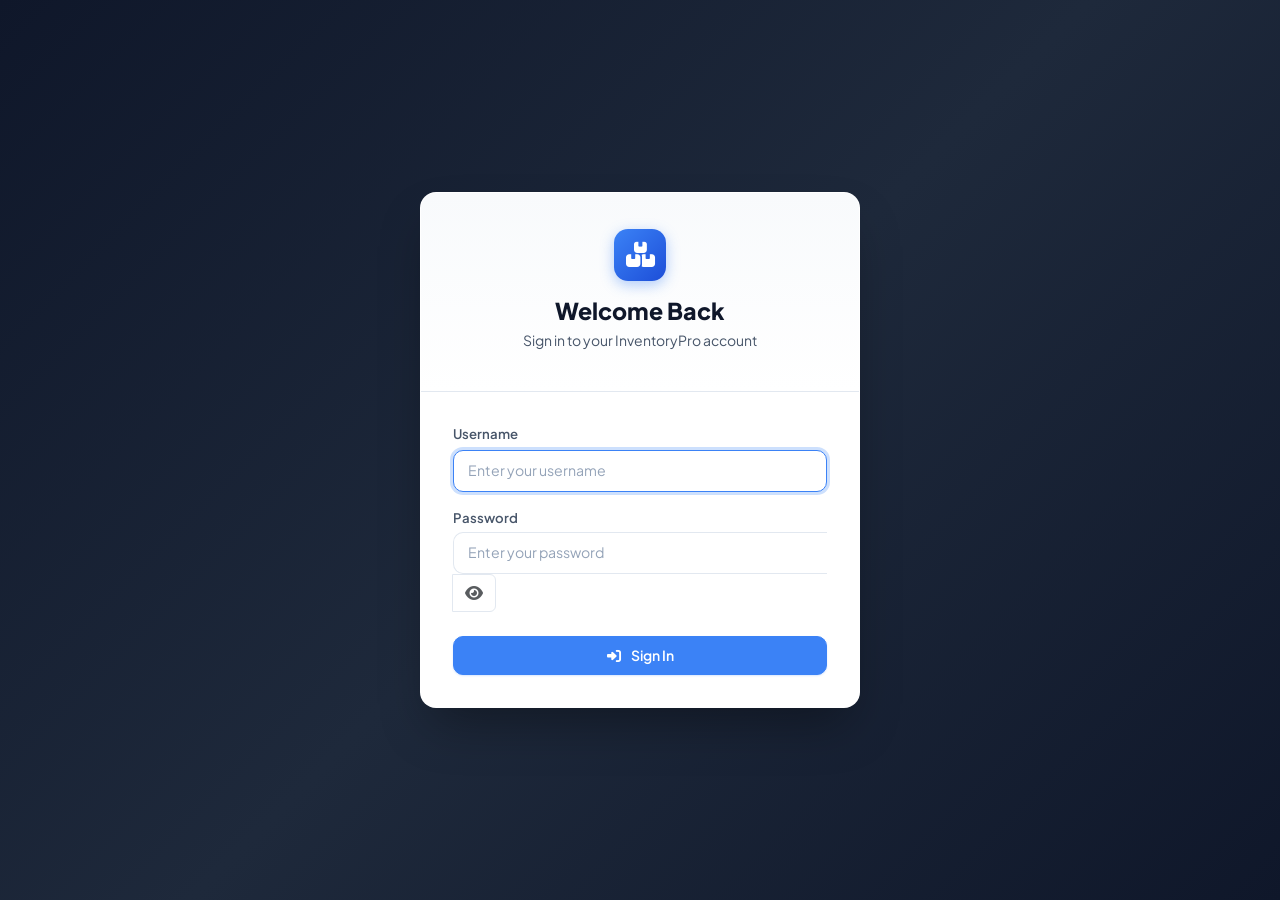
<file: target/classes/static/index.html>
<!DOCTYPE html>
<html lang="en">
<head>
    <meta charset="UTF-8">
    <meta name="viewport" content="width=device-width, initial-scale=1.0">
    <title>Inventory Management System</title>
    <script>
        const token = localStorage.getItem('ims_jwt_token');
        if (token) {
            window.location.replace('dashboard.html');
        } else {
            window.location.replace('login.html');
        }
    </script>
</head>
<body>
    <p style="text-align: center; padding: 2rem; font-family: sans-serif; color: #64748b;">
        Redirecting to Inventory Management System...
    </p>
</body>
</html>
</file>
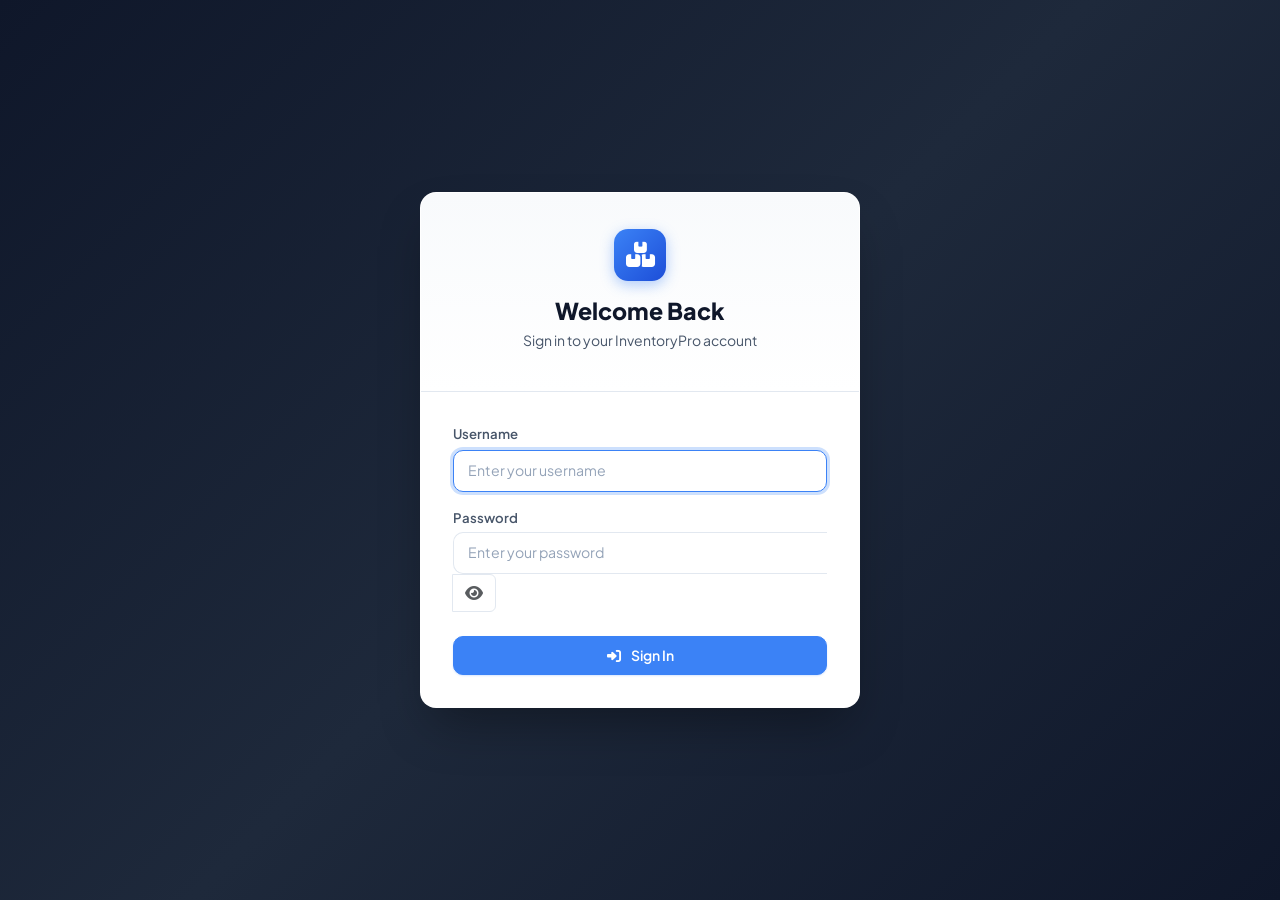
<file: target/classes/static/categories.html>
<!DOCTYPE html>
<html lang="en">
<head>
    <meta charset="UTF-8">
    <meta name="viewport" content="width=device-width, initial-scale=1.0">
    <title>Category Management - InventoryPro ERP</title>
    <link rel="preconnect" href="https://fonts.googleapis.com">
    <link rel="preconnect" href="https://fonts.gstatic.com" crossorigin>
    <link href="https://fonts.googleapis.com/css2?family=Plus+Jakarta+Sans:wght@400;500;600;700;800&display=swap" rel="stylesheet">
    <link href="https://cdnjs.cloudflare.com/ajax/libs/bootstrap/5.3.3/css/bootstrap.min.css" crossorigin="anonymous" rel="stylesheet">
    <link href="https://cdnjs.cloudflare.com/ajax/libs/font-awesome/6.5.1/css/all.min.css" crossorigin="anonymous" rel="stylesheet">
    <link href="css/style.css" rel="stylesheet">
</head>
<body>

<div class="app-container">
    <aside id="layoutSidebar"></aside>

    <div class="app-main">
        <div id="layoutHeader"></div>

        <main class="page-content">
            <div id="alertBox"></div>

            <div class="d-flex flex-wrap justify-content-between align-items-center mb-4 gap-2">
                <div>
                    <h3 class="font-weight-800 text-primary mb-1">Product Categories</h3>
                    <p class="text-muted mb-0 small">Group and organize products for clean inventory classification.</p>
                </div>
                <button class="btn-primary-custom" onclick="openCategoryModal()">
                    <i class="fas fa-plus"></i> Add New Category
                </button>
            </div>

            <!-- Filter Bar -->
            <div class="filter-bar">
                <div class="search-input-group">
                    <i class="fas fa-search"></i>
                    <input type="text" class="form-control-custom" id="searchInput" placeholder="Search categories..." oninput="filterCategories()">
                </div>
            </div>

            <!-- Categories Card -->
            <div class="card-custom">
                <div class="card-header-custom">
                    <h5 class="card-title-custom">
                        <i class="fas fa-tags text-primary"></i> All Categories (<span id="categoryCount">0</span>)
                    </h5>
                </div>
                <div class="card-body-custom p-0">
                    <div class="table-custom-wrapper">
                        <table class="table-custom">
                            <thead>
                                <tr>
                                    <th style="width: 80px;">ID</th>
                                    <th>Category Name</th>
                                    <th>Description</th>
                                    <th>Status</th>
                                    <th class="text-end">Actions</th>
                                </tr>
                            </thead>
                            <tbody id="categoriesTable">
                                <tr><td colspan="5" class="text-center py-4 text-muted">Loading categories...</td></tr>
                            </tbody>
                        </table>
                    </div>
                </div>
            </div>
        </main>
    </div>
</div>

<!-- Category Modal -->
<div class="modal fade modal-custom" id="categoryModal" tabindex="-1">
    <div class="modal-dialog modal-dialog-centered">
        <div class="modal-content">
            <div class="modal-header">
                <h5 class="modal-title" id="modalTitle">
                    <i class="fas fa-tag text-primary me-2"></i> Add Category
                </h5>
                <button type="button" class="btn-close" data-bs-dismiss="modal"></button>
            </div>
            <form id="categoryForm">
                <div class="modal-body">
                    <input type="hidden" id="categoryId">
                    <div class="mb-3">
                        <label class="form-label-custom" for="categoryName">Category Name <span class="text-danger">*</span></label>
                        <input type="text" class="form-control-custom" id="categoryName" placeholder="e.g. Electronics" required>
                    </div>
                    <div class="mb-3">
                        <label class="form-label-custom" for="description">Description</label>
                        <textarea class="form-control-custom" id="description" rows="3" placeholder="Category purpose or notes"></textarea>
                    </div>
                </div>
                <div class="modal-footer">
                    <button type="button" class="btn-secondary-custom" data-bs-dismiss="modal">Cancel</button>
                    <button type="submit" class="btn-primary-custom" id="saveCategoryBtn">
                        <span id="saveBtnText"><i class="fas fa-save me-1"></i> Save Category</span>
                        <span id="saveBtnSpinner" class="spinner-border spinner-border-sm d-none" role="status"></span>
                    </button>
                </div>
            </form>
        </div>
    </div>
</div>

<!-- Delete Confirmation Modal -->
<div class="modal fade modal-custom" id="deleteModal" tabindex="-1">
    <div class="modal-dialog modal-dialog-centered">
        <div class="modal-content">
            <div class="modal-header bg-danger text-white">
                <h5 class="modal-title text-white">
                    <i class="fas fa-trash-alt me-2"></i> Delete Category
                </h5>
                <button type="button" class="btn-close btn-close-white" data-bs-dismiss="modal"></button>
            </div>
            <div class="modal-body py-4 text-center">
                <div class="text-danger mb-3"><i class="fas fa-triangle-exclamation fa-3x"></i></div>
                <h6 class="font-weight-700">Delete this category?</h6>
                <p class="text-muted small mb-0" id="deleteCategoryName"></p>
                <input type="hidden" id="deleteCategoryId">
            </div>
            <div class="modal-footer">
                <button type="button" class="btn-secondary-custom" data-bs-dismiss="modal">Cancel</button>
                <button type="button" class="btn-danger-custom" onclick="executeDelete()">
                    <i class="fas fa-trash-alt"></i> Delete
                </button>
            </div>
        </div>
    </div>
</div>

<script src="https://cdnjs.cloudflare.com/ajax/libs/bootstrap/5.3.3/js/bootstrap.bundle.min.js" crossorigin="anonymous"></script>
<script src="js/api.js"></script>
<script>
let allCategories = [];
let categoryModal = null;
let deleteModal = null;
let isEditing = false;
let currentUser = null;

(async function init() {
    currentUser = await requireLogin('ADMIN');
    renderLayout('categories.html', 'Categories', 'Category Management');

    categoryModal = new bootstrap.Modal(document.getElementById('categoryModal'));
    deleteModal = new bootstrap.Modal(document.getElementById('deleteModal'));

    await loadCategories();
})();

async function loadCategories() {
    showSkeleton('categoriesTable', 4, 5);
    try {
        allCategories = await apiRequest('/categories');
        filterCategories();
    } catch (e) {
        showToast('Failed to load categories: ' + e.message, 'danger');
    }
}

function filterCategories() {
    const term = document.getElementById('searchInput').value.trim().toLowerCase();
    const filtered = allCategories.filter(c => {
        if (!term) return true;
        return (c.categoryName || '').toLowerCase().includes(term) ||
               (c.description || '').toLowerCase().includes(term);
    });
    renderCategories(filtered);
}

function renderCategories(categories) {
    document.getElementById('categoryCount').textContent = categories.length;
    const tbody = document.getElementById('categoriesTable');
    const isAdmin = currentUser && (currentUser.role || '').toUpperCase() === 'ADMIN';

    if (categories.length === 0) {
        tbody.innerHTML = `
            <tr>
                <td colspan="5">
                    <div class="empty-state">
                        <div class="empty-state-icon"><i class="fas fa-tags"></i></div>
                        <h6 class="empty-state-title">No categories found</h6>
                        <p class="empty-state-text">Create categories to start grouping products.</p>
                        <button class="btn-primary-custom" onclick="openCategoryModal()">
                            <i class="fas fa-plus"></i> Add Category
                        </button>
                    </div>
                </td>
            </tr>
        `;
        return;
    }

    tbody.innerHTML = categories.map(c => `
        <tr>
            <td><code>#${c.categoryId}</code></td>
            <td><strong>${c.categoryName}</strong></td>
            <td>${c.description || '<span class="text-muted">-</span>'}</td>
            <td><span class="badge-pill badge-status-active"><i class="fas fa-circle" style="font-size: 0.5rem;"></i> ${c.status || 'ACTIVE'}</span></td>
            <td class="text-end">
                <div class="d-inline-flex gap-1">
                    <button class="btn-icon-action" title="Edit" onclick='editCategory(${JSON.stringify(c).replace(/'/g, "&apos;")})'>
                        <i class="fas fa-edit"></i>
                    </button>
                    ${isAdmin ? `
                    <button class="btn-icon-action btn-icon-danger" title="Delete" onclick="confirmDelete(${c.categoryId}, '${c.categoryName.replace(/'/g, "\\'")}')">
                        <i class="fas fa-trash-alt"></i>
                    </button>
                    ` : ''}
                </div>
            </td>
        </tr>
    `).join('');
}

function openCategoryModal() {
    isEditing = false;
    document.getElementById('modalTitle').innerHTML = '<i class="fas fa-tag text-primary me-2"></i> Add New Category';
    document.getElementById('saveBtnText').innerHTML = '<i class="fas fa-save me-1"></i> Save Category';
    document.getElementById('categoryForm').reset();
    document.getElementById('categoryId').value = '';
    categoryModal.show();
}

function editCategory(c) {
    isEditing = true;
    document.getElementById('modalTitle').innerHTML = '<i class="fas fa-pen-to-square text-primary me-2"></i> Edit Category';
    document.getElementById('saveBtnText').innerHTML = '<i class="fas fa-check me-1"></i> Update Category';
    document.getElementById('categoryId').value = c.categoryId;
    document.getElementById('categoryName').value = c.categoryName;
    document.getElementById('description').value = c.description || '';
    categoryModal.show();
}

document.getElementById('categoryForm').addEventListener('submit', async (e) => {
    e.preventDefault();
    const saveBtn = document.getElementById('saveCategoryBtn');
    const btnText = document.getElementById('saveBtnText');
    const btnSpinner = document.getElementById('saveBtnSpinner');

    const payload = {
        categoryName: document.getElementById('categoryName').value.trim(),
        description: document.getElementById('description').value.trim(),
        status: 'ACTIVE'
    };

    saveBtn.disabled = true;
    btnText.classList.add('d-none');
    btnSpinner.classList.remove('d-none');

    try {
        if (isEditing) {
            const id = document.getElementById('categoryId').value;
            await apiRequest('/categories/' + id, 'PUT', payload);
            showToast('Category updated successfully', 'success');
        } else {
            await apiRequest('/categories', 'POST', payload);
            showToast('Category created successfully', 'success');
        }
        categoryModal.hide();
        await loadCategories();
    } catch (err) {
        showToast(err.message, 'danger');
    } finally {
        saveBtn.disabled = false;
        btnText.classList.remove('d-none');
        btnSpinner.classList.add('d-none');
    }
});

function confirmDelete(id, name) {
    document.getElementById('deleteCategoryId').value = id;
    document.getElementById('deleteCategoryName').textContent = `"${name}" (ID: ${id})`;
    deleteModal.show();
}

async function executeDelete() {
    const id = document.getElementById('deleteCategoryId').value;
    try {
        await apiRequest('/categories/' + id, 'DELETE');
        showToast('Category deleted successfully', 'success');
        deleteModal.hide();
        await loadCategories();
    } catch (err) {
        showToast(err.message, 'danger');
    }
}
</script>
</body>
</html>
</file>
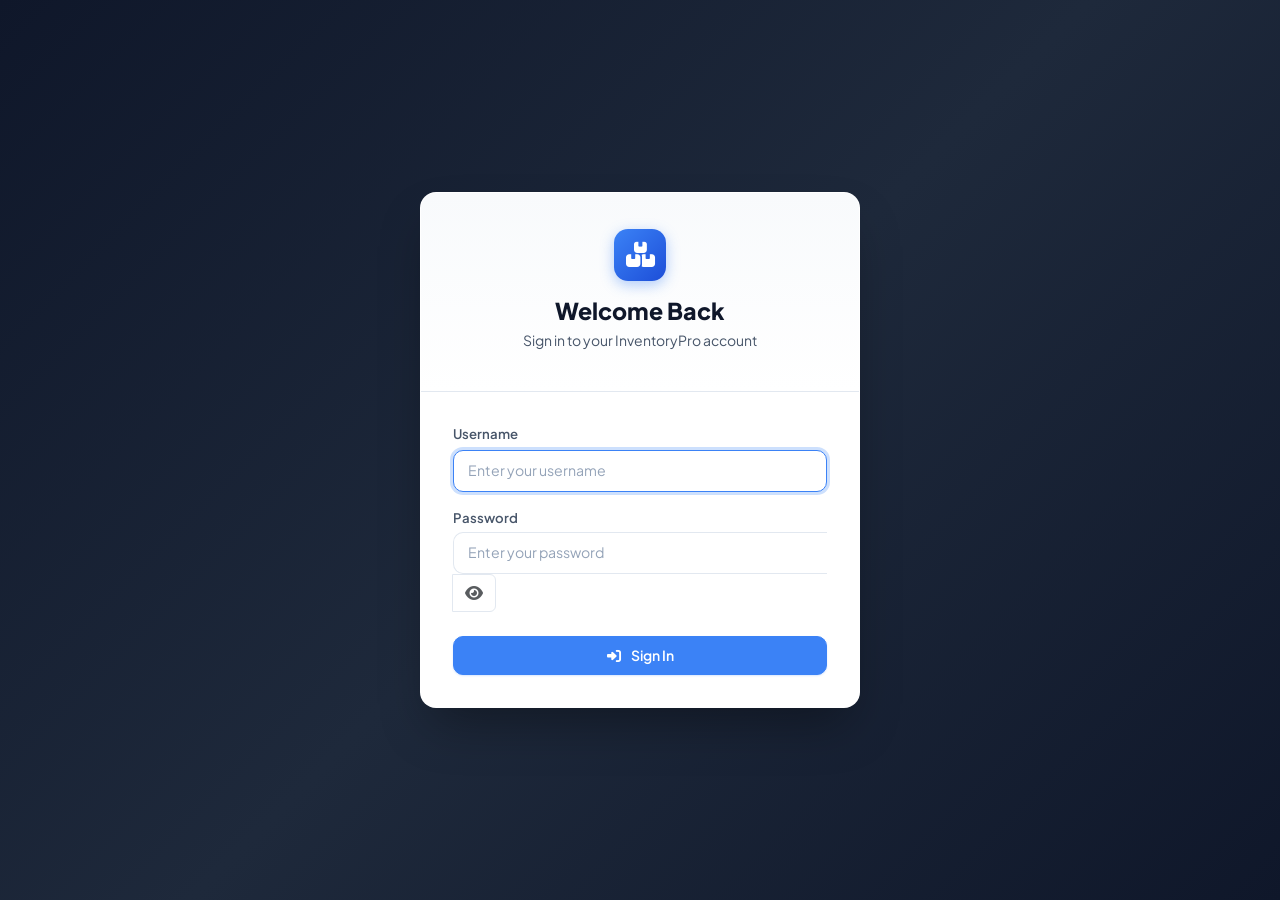
<file: target/classes/static/customers.html>
<!DOCTYPE html>
<html lang="en">
<head>
    <meta charset="UTF-8">
    <meta name="viewport" content="width=device-width, initial-scale=1.0">
    <title>Customer Management & Buying History - InventoryPro ERP</title>
    <link rel="preconnect" href="https://fonts.googleapis.com">
    <link rel="preconnect" href="https://fonts.gstatic.com" crossorigin>
    <link href="https://fonts.googleapis.com/css2?family=Plus+Jakarta+Sans:wght@400;500;600;700;800&display=swap" rel="stylesheet">
    <link href="https://cdnjs.cloudflare.com/ajax/libs/bootstrap/5.3.3/css/bootstrap.min.css" crossorigin="anonymous" rel="stylesheet">
    <link href="https://cdnjs.cloudflare.com/ajax/libs/font-awesome/6.5.1/css/all.min.css" crossorigin="anonymous" rel="stylesheet">
    <link href="css/style.css?v=1.2" rel="stylesheet">
</head>
<body>

<div class="app-container">
    <aside id="layoutSidebar"></aside>

    <div class="app-main">
        <div id="layoutHeader"></div>

        <main class="page-content">
            <div id="alertBox"></div>

            <!-- Page Header -->
            <div class="d-flex flex-wrap justify-content-between align-items-center mb-4 gap-2">
                <div>
                    <h3 class="font-weight-800 text-primary mb-1">Customer Directory & Buying History</h3>
                    <p class="text-muted mb-0 small">Manage customer contact details, profile records, and track individual sales purchase histories.</p>
                </div>
                <button class="btn-primary-custom" onclick="openCreateModal()">
                    <i class="fas fa-user-plus"></i> Add New Customer
                </button>
            </div>

            <!-- Filter & Search Card -->
            <div class="card-custom mb-4">
                <div class="card-body-custom py-3">
                    <div class="row g-2 align-items-center">
                        <div class="col-md-6">
                            <div class="search-input-group">
                                <i class="fas fa-search"></i>
                                <input type="text" class="form-control-custom" id="searchInput" placeholder="Search by customer name, phone number, or address..." oninput="handleSearch()">
                            </div>
                        </div>
                        <div class="col-md-3">
                            <select class="form-select-custom" id="statusFilter" onchange="renderCustomers(filterData())">
                                <option value="">All Statuses</option>
                                <option value="ACTIVE">Active Customers</option>
                                <option value="INACTIVE">Inactive</option>
                            </select>
                        </div>
                        <div class="col-md-3 text-md-end">
                            <button class="btn-secondary-custom w-100 justify-content-center" onclick="loadCustomers()">
                                <i class="fas fa-rotate"></i> Refresh List
                            </button>
                        </div>
                    </div>
                </div>
            </div>

            <!-- Customers Table Card -->
            <div class="card-custom">
                <div class="card-header-custom">
                    <h5 class="card-title-custom">
                        <i class="fas fa-users text-primary"></i> Customer Records (<span id="totalCustomerCount">0</span>)
                    </h5>
                </div>
                <div class="card-body-custom p-0">
                    <div class="table-custom-wrapper">
                        <table class="table-custom">
                            <thead>
                                <tr>
                                    <th># ID</th>
                                    <th>Customer Name</th>
                                    <th>Phone / Mobile</th>
                                    <th>Email</th>
                                    <th>Address</th>
                                    <th>Joined Date</th>
                                    <th>Status</th>
                                    <th class="text-end">Actions</th>
                                </tr>
                            </thead>
                            <tbody id="customersTable">
                                <tr><td colspan="8" class="text-center py-4 text-muted">Loading customers...</td></tr>
                            </tbody>
                        </table>
                    </div>
                </div>
            </div>
        </main>
    </div>
</div>

<!-- Add / Edit Customer Modal -->
<div class="modal fade modal-custom" id="customerModal" tabindex="-1">
    <div class="modal-dialog modal-dialog-centered">
        <div class="modal-content">
            <div class="modal-header">
                <h5 class="modal-title" id="customerModalTitle">
                    <i class="fas fa-user-plus text-primary me-2"></i> Add Customer
                </h5>
                <button type="button" class="btn-close" data-bs-dismiss="modal"></button>
            </div>
            <form id="customerForm">
                <input type="hidden" id="customerId">
                <div class="modal-body">
                    <div class="mb-3">
                        <label class="form-label-custom" for="custName">Customer Full Name <span class="text-danger">*</span></label>
                        <input type="text" class="form-control-custom" id="custName" placeholder="e.g. Rajesh Sharma" required>
                    </div>
                    <div class="mb-3">
                        <label class="form-label-custom" for="custPhone">Phone / Mobile Number <span class="text-danger">*</span></label>
                        <input type="text" class="form-control-custom" id="custPhone" placeholder="e.g. 9876543210" required>
                    </div>
                    <div class="mb-3">
                        <label class="form-label-custom" for="custEmail">Email Address</label>
                        <input type="email" class="form-control-custom" id="custEmail" placeholder="e.g. rajesh@example.com">
                    </div>
                    <div class="mb-3">
                        <label class="form-label-custom" for="custAddress">Billing Address</label>
                        <textarea class="form-control-custom" id="custAddress" rows="2" placeholder="Street, City, State, PIN"></textarea>
                    </div>
                    <div class="mb-3">
                        <label class="form-label-custom" for="custStatus">Account Status</label>
                        <select class="form-select-custom" id="custStatus">
                            <option value="ACTIVE">ACTIVE</option>
                            <option value="INACTIVE">INACTIVE</option>
                        </select>
                    </div>
                </div>
                <div class="modal-footer">
                    <button type="button" class="btn-secondary-custom" data-bs-dismiss="modal">Cancel</button>
                    <button type="submit" class="btn-primary-custom" id="saveCustomerBtn">
                        <span id="saveBtnText"><i class="fas fa-save me-1"></i> Save Customer</span>
                        <span id="saveBtnSpinner" class="spinner-border spinner-border-sm d-none" role="status"></span>
                    </button>
                </div>
            </form>
        </div>
    </div>
</div>

<!-- Customer Buying History Modal -->
<div class="modal fade modal-custom" id="historyModal" tabindex="-1">
    <div class="modal-dialog modal-xl modal-dialog-centered">
        <div class="modal-content">
            <div class="modal-header bg-light">
                <h5 class="modal-title">
                    <i class="fas fa-clock-rotate-left text-primary me-2"></i> Buying History & Invoices
                </h5>
                <button type="button" class="btn-close" data-bs-dismiss="modal"></button>
            </div>
            <div class="modal-body">
                <!-- Customer Summary Header Card -->
                <div class="p-3 mb-3 bg-light rounded border">
                    <div class="row g-3 align-items-center">
                        <div class="col-md-3">
                            <span class="text-muted small d-block">Customer:</span>
                            <strong class="h5 text-primary mb-0" id="histCustomerName">-</strong>
                        </div>
                        <div class="col-md-3">
                            <span class="text-muted small d-block">Mobile Phone:</span>
                            <strong class="text-dark" id="histCustomerPhone">-</strong>
                        </div>
                        <div class="col-md-3">
                            <span class="text-muted small d-block">Total Orders:</span>
                            <strong class="h6 text-dark" id="histTotalOrders">0</strong>
                        </div>
                        <div class="col-md-3 text-md-end">
                            <span class="text-muted small d-block">Lifetime Purchases:</span>
                            <strong class="h4 text-success" id="histTotalSpent">₹0.00</strong>
                        </div>
                    </div>
                </div>

                <!-- Orders Table -->
                <div class="table-responsive border rounded">
                    <table class="table table-hover align-middle mb-0">
                        <thead class="table-light">
                            <tr>
                                <th>Invoice #</th>
                                <th>Date</th>
                                <th>Items Breakdown</th>
                                <th>Discount</th>
                                <th>Total Paid</th>
                                <th>Status</th>
                            </tr>
                        </thead>
                        <tbody id="historyTableBody">
                            <tr><td colspan="6" class="text-center py-4 text-muted">Loading purchase history...</td></tr>
                        </tbody>
                    </table>
                </div>
            </div>
            <div class="modal-footer">
                <button type="button" class="btn-secondary-custom" data-bs-dismiss="modal">Close</button>
            </div>
        </div>
    </div>
</div>

<!-- Delete Confirmation Modal -->
<div class="modal fade modal-custom" id="deleteModal" tabindex="-1">
    <div class="modal-dialog modal-dialog-centered">
        <div class="modal-content">
            <div class="modal-header">
                <h5 class="modal-title text-danger">
                    <i class="fas fa-triangle-exclamation me-2"></i> Confirm Delete
                </h5>
                <button type="button" class="btn-close" data-bs-dismiss="modal"></button>
            </div>
            <div class="modal-body">
                <p class="mb-1">Are you sure you want to delete customer <strong id="deleteCustName"></strong>?</p>
                <small class="text-muted">This action is permanent and cannot be undone.</small>
            </div>
            <div class="modal-footer">
                <button type="button" class="btn-secondary-custom" data-bs-dismiss="modal">Cancel</button>
                <button type="button" class="btn btn-danger" id="confirmDeleteBtn">
                    <i class="fas fa-trash-alt me-1"></i> Delete Customer
                </button>
            </div>
        </div>
    </div>
</div>

<script src="https://cdnjs.cloudflare.com/ajax/libs/bootstrap/5.3.3/js/bootstrap.bundle.min.js" crossorigin="anonymous"></script>
<script src="js/api.js"></script>
<script>
let customersList = [];
let customerModal = null;
let historyModal = null;
let deleteModal = null;
let deleteTargetId = null;

(async function init() {
    await requireLogin();
    renderLayout('customers.html', 'Customers', 'Customer Directory');

    customerModal = new bootstrap.Modal(document.getElementById('customerModal'));
    historyModal = new bootstrap.Modal(document.getElementById('historyModal'));
    deleteModal = new bootstrap.Modal(document.getElementById('deleteModal'));

    await loadCustomers();
})();

async function loadCustomers() {
    showSkeleton('customersTable', 5, 8);
    try {
        customersList = await apiRequest('/customers');
        renderCustomers(filterData());
    } catch (e) {
        showToast('Failed to load customers: ' + e.message, 'danger');
    }
}

function handleSearch() {
    renderCustomers(filterData());
}

function filterData() {
    const term = document.getElementById('searchInput').value.trim().toLowerCase();
    const status = document.getElementById('statusFilter').value;

    return customersList.filter(c => {
        const matchesTerm = !term ||
            (c.name && c.name.toLowerCase().includes(term)) ||
            (c.phone && c.phone.toLowerCase().includes(term)) ||
            (c.address && c.address.toLowerCase().includes(term)) ||
            (c.email && c.email.toLowerCase().includes(term));
        const matchesStatus = !status || c.status === status;
        return matchesTerm && matchesStatus;
    });
}

function renderCustomers(customers) {
    document.getElementById('totalCustomerCount').textContent = customers.length;
    const tbody = document.getElementById('customersTable');

    if (!customers.length) {
        tbody.innerHTML = `
            <tr>
                <td colspan="8">
                    <div class="empty-state">
                        <div class="empty-state-icon"><i class="fas fa-users-slash"></i></div>
                        <h6 class="empty-state-title">No customers found</h6>
                        <p class="empty-state-text">Add your first customer using the button above.</p>
                    </div>
                </td>
            </tr>
        `;
        return;
    }

    const user = getUser();
    const isAdmin = user && (user.role || '').toUpperCase() === 'ADMIN';

    tbody.innerHTML = customers.map(c => `
        <tr>
            <td><code>#CUST-${c.customerId}</code></td>
            <td><strong>${c.name}</strong></td>
            <td><code><i class="fas fa-phone-alt text-primary me-1"></i> ${c.phone}</code></td>
            <td>${c.email ? `<a href="mailto:${c.email}">${c.email}</a>` : '<span class="text-muted small">-</span>'}</td>
            <td><small class="text-secondary text-truncate d-inline-block" style="max-width: 200px;">${c.address || '-'}</small></td>
            <td>${formatDate(c.createdDate)}</td>
            <td>
                <span class="badge-pill ${c.status === 'ACTIVE' ? 'badge-status-active' : 'badge-status-inactive'}">
                    ${c.status || 'ACTIVE'}
                </span>
            </td>
            <td class="text-end">
                <div class="btn-group btn-group-sm">
                    <button class="btn btn-outline-primary" title="View Buying History" onclick='viewHistory(${JSON.stringify(c).replace(/'/g, "&apos;")})'>
                        <i class="fas fa-receipt me-1"></i> History
                    </button>
                    <button class="btn btn-outline-secondary" title="Edit Customer" onclick='openEditModal(${JSON.stringify(c).replace(/'/g, "&apos;")})'>
                        <i class="fas fa-pencil"></i>
                    </button>
                    ${isAdmin ? `
                    <button class="btn btn-outline-danger" title="Delete Customer" onclick="openDeleteModal(${c.customerId}, '${c.name.replace(/'/g, "\\'")}')">
                        <i class="fas fa-trash-alt"></i>
                    </button>` : ''}
                </div>
            </td>
        </tr>
    `).join('');
}

function openCreateModal() {
    document.getElementById('customerForm').reset();
    document.getElementById('customerId').value = '';
    document.getElementById('customerModalTitle').innerHTML = '<i class="fas fa-user-plus text-primary me-2"></i> Add New Customer';
    customerModal.show();
}

function openEditModal(c) {
    document.getElementById('customerId').value = c.customerId;
    document.getElementById('custName').value = c.name;
    document.getElementById('custPhone').value = c.phone;
    document.getElementById('custEmail').value = c.email || '';
    document.getElementById('custAddress').value = c.address || '';
    document.getElementById('custStatus').value = c.status || 'ACTIVE';
    document.getElementById('customerModalTitle').innerHTML = '<i class="fas fa-user-pen text-primary me-2"></i> Edit Customer';
    customerModal.show();
}

document.getElementById('customerForm').addEventListener('submit', async (e) => {
    e.preventDefault();
    const id = document.getElementById('customerId').value;
    const body = {
        name: document.getElementById('custName').value.trim(),
        phone: document.getElementById('custPhone').value.trim(),
        email: document.getElementById('custEmail').value.trim(),
        address: document.getElementById('custAddress').value.trim(),
        status: document.getElementById('custStatus').value
    };

    const btn = document.getElementById('saveCustomerBtn');
    const text = document.getElementById('saveBtnText');
    const spinner = document.getElementById('saveBtnSpinner');

    btn.disabled = true;
    text.classList.add('d-none');
    spinner.classList.remove('d-none');

    try {
        if (id) {
            await apiRequest(`/customers/${id}`, 'PUT', body);
            showToast('Customer profile updated successfully!', 'success');
        } else {
            await apiRequest('/customers', 'POST', body);
            showToast('New customer added successfully!', 'success');
        }
        customerModal.hide();
        await loadCustomers();
    } catch (err) {
        showToast(err.message, 'danger');
    } finally {
        btn.disabled = false;
        text.classList.remove('d-none');
        spinner.classList.add('d-none');
    }
});

async function viewHistory(customer) {
    document.getElementById('histCustomerName').textContent = customer.name;
    document.getElementById('histCustomerPhone').textContent = customer.phone;

    const tbody = document.getElementById('historyTableBody');
    tbody.innerHTML = '<tr><td colspan="6" class="text-center py-4"><div class="spinner-border spinner-border-sm text-primary"></div> Loading buying history...</td></tr>';
    historyModal.show();

    try {
        const sales = await apiRequest(`/customers/${customer.customerId}/sales`);
        document.getElementById('histTotalOrders').textContent = sales.length;

        let totalSpent = 0;
        sales.forEach(s => totalSpent += (s.totalAmount || 0));
        document.getElementById('histTotalSpent').textContent = formatCurrency(totalSpent);

        if (!sales.length) {
            tbody.innerHTML = '<tr><td colspan="6" class="text-center py-4 text-muted"><i class="fas fa-shopping-cart fa-2x mb-2 d-block text-muted"></i> No purchase orders recorded for this customer yet.</td></tr>';
            return;
        }

        tbody.innerHTML = sales.map(s => {
            const items = (s.saleItems || []).map(it => `
                <div class="small">
                    <strong>${it.product ? it.product.productName : 'Item'}</strong> &times; ${it.quantity} @ ${formatCurrency(it.sellingPrice)}
                    ${it.discountPercentage && it.discountPercentage > 0 ? `<span class="badge bg-warning text-dark py-0">-${it.discountPercentage}%</span>` : ''}
                </div>
            `).join('');

            return `
                <tr>
                    <td><code>#INV-${s.saleId}</code></td>
                    <td>${formatDate(s.saleDate)}</td>
                    <td>${items || '<span class="text-muted small">-</span>'}</td>
                    <td>${s.discountPercentage && s.discountPercentage > 0 ? `<span class="badge bg-warning text-dark">${s.discountPercentage}% (-${formatCurrency(s.discountAmount || 0)})</span>` : '<span class="text-muted small">0%</span>'}</td>
                    <td><strong class="text-success">${formatCurrency(s.totalAmount)}</strong></td>
                    <td><span class="badge-pill badge-status-active"><i class="fas fa-check-circle me-1"></i> ${s.paymentStatus || 'PAID'}</span></td>
                </tr>
            `;
        }).join('');
    } catch (err) {
        tbody.innerHTML = `<tr><td colspan="6" class="text-center py-4 text-danger">${err.message}</td></tr>`;
    }
}

function openDeleteModal(id, name) {
    deleteTargetId = id;
    document.getElementById('deleteCustName').textContent = name;
    deleteModal.show();
}

document.getElementById('confirmDeleteBtn').addEventListener('click', async () => {
    if (!deleteTargetId) return;
    try {
        await apiRequest(`/customers/${deleteTargetId}`, 'DELETE');
        showToast('Customer record deleted.', 'success');
        deleteModal.hide();
        await loadCustomers();
    } catch (err) {
        showToast(err.message, 'danger');
    }
});
</script>
</body>
</html>
</file>
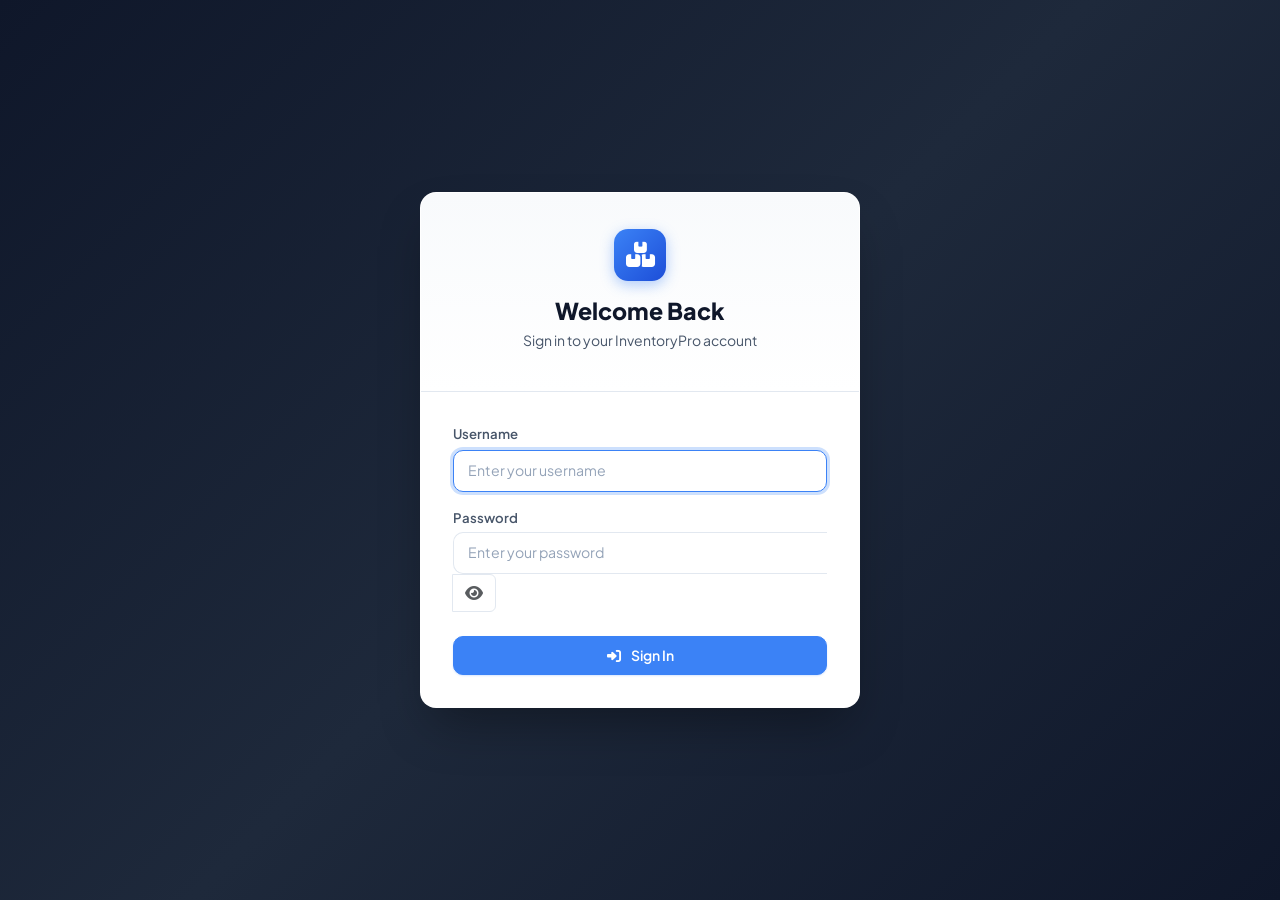
<file: target/classes/static/login.html>
<!DOCTYPE html>
<html lang="en">
<head>
    <meta charset="UTF-8">
    <meta name="viewport" content="width=device-width, initial-scale=1.0">
    <title>Sign In - InventoryPro ERP</title>
    <link rel="preconnect" href="https://fonts.googleapis.com">
    <link rel="preconnect" href="https://fonts.gstatic.com" crossorigin>
    <link href="https://fonts.googleapis.com/css2?family=Plus+Jakarta+Sans:wght@400;500;600;700;800&display=swap" rel="stylesheet">
    <link href="https://cdnjs.cloudflare.com/ajax/libs/bootstrap/5.3.3/css/bootstrap.min.css" crossorigin="anonymous" rel="stylesheet">
    <link href="https://cdnjs.cloudflare.com/ajax/libs/font-awesome/6.5.1/css/all.min.css" crossorigin="anonymous" rel="stylesheet">
    <link href="css/style.css" rel="stylesheet">
</head>
<body>

<div class="auth-wrapper">
    <div class="auth-card">
        <div class="auth-header">
            <div class="auth-logo">
                <i class="fas fa-boxes-stacked"></i>
            </div>
            <h2 class="auth-title">Welcome Back</h2>
            <p class="auth-subtitle">Sign in to your InventoryPro account</p>
        </div>

        <div class="auth-body">
            <div id="alertBox"></div>

            <form id="loginForm">
                <div class="mb-3">
                    <label class="form-label-custom" for="username">Username</label>
                    <div class="position-relative">
                        <input type="text" class="form-control-custom" id="username" placeholder="Enter your username" required autofocus>
                    </div>
                </div>

                <div class="mb-3">
                    <div class="d-flex justify-content-between align-items-center mb-1">
                        <label class="form-label-custom mb-0" for="password">Password</label>
                    </div>
                    <div class="input-group">
                        <input type="password" class="form-control-custom border-end-0" id="password" placeholder="Enter your password" required style="border-top-right-radius: 0; border-bottom-right-radius: 0;">
                        <button type="button" class="btn btn-outline-secondary border" id="togglePasswordBtn" style="border-color: var(--border-color) !important; border-top-left-radius: 0; border-bottom-left-radius: 0;">
                            <i class="fas fa-eye text-muted" id="toggleIcon"></i>
                        </button>
                    </div>
                </div>

                <button type="submit" class="btn-primary-custom w-100 justify-content-center py-2 mt-2" id="loginBtn">
                    <span id="btnText"><i class="fas fa-sign-in-alt me-2"></i> Sign In</span>
                    <span id="btnSpinner" class="spinner-border spinner-border-sm d-none" role="status"></span>
                </button>
            </form>


        </div>
    </div>
</div>

<script src="https://cdnjs.cloudflare.com/ajax/libs/bootstrap/5.3.3/js/bootstrap.bundle.min.js" crossorigin="anonymous"></script>
<script src="js/api.js"></script>
<script>
// Check if redirected due to expired session
const urlParams = new URLSearchParams(window.location.search);
if (urlParams.get('expired')) {
    showAlert('alertBox', 'Your session has expired. Please sign in again.', 'warning');
}

// Password toggle
const togglePasswordBtn = document.getElementById('togglePasswordBtn');
const passwordInput = document.getElementById('password');
const toggleIcon = document.getElementById('toggleIcon');

togglePasswordBtn.addEventListener('click', () => {
    const isPassword = passwordInput.getAttribute('type') === 'password';
    passwordInput.setAttribute('type', isPassword ? 'text' : 'password');
    toggleIcon.className = isPassword ? 'fas fa-eye-slash text-primary' : 'fas fa-eye text-muted';
});

// Login form submit
document.getElementById('loginForm').addEventListener('submit', async (e) => {
    e.preventDefault();
    const username = document.getElementById('username').value.trim();
    const password = document.getElementById('password').value;
    
    const loginBtn = document.getElementById('loginBtn');
    const btnText = document.getElementById('btnText');
    const btnSpinner = document.getElementById('btnSpinner');

    loginBtn.disabled = true;
    btnText.classList.add('d-none');
    btnSpinner.classList.remove('d-none');

    try {
        const res = await apiRequest('/auth/login', 'POST', { username, password });
        setToken(res.token);
        setUser({
            userId: res.userId,
            username: res.username,
            fullName: res.fullName,
            role: res.role
        });

        showToast('Login successful! Redirecting...', 'success');
        setTimeout(() => {
            window.location.href = (res.role || '').toUpperCase() === 'ADMIN' ? 'dashboard.html' : 'products.html';
        }, 500);
    } catch (err) {
        loginBtn.disabled = false;
        btnText.classList.remove('d-none');
        btnSpinner.classList.add('d-none');
        showAlert('alertBox', err.message || 'Invalid username or password', 'danger');
    }
});
</script>
</body>
</html>
</file>
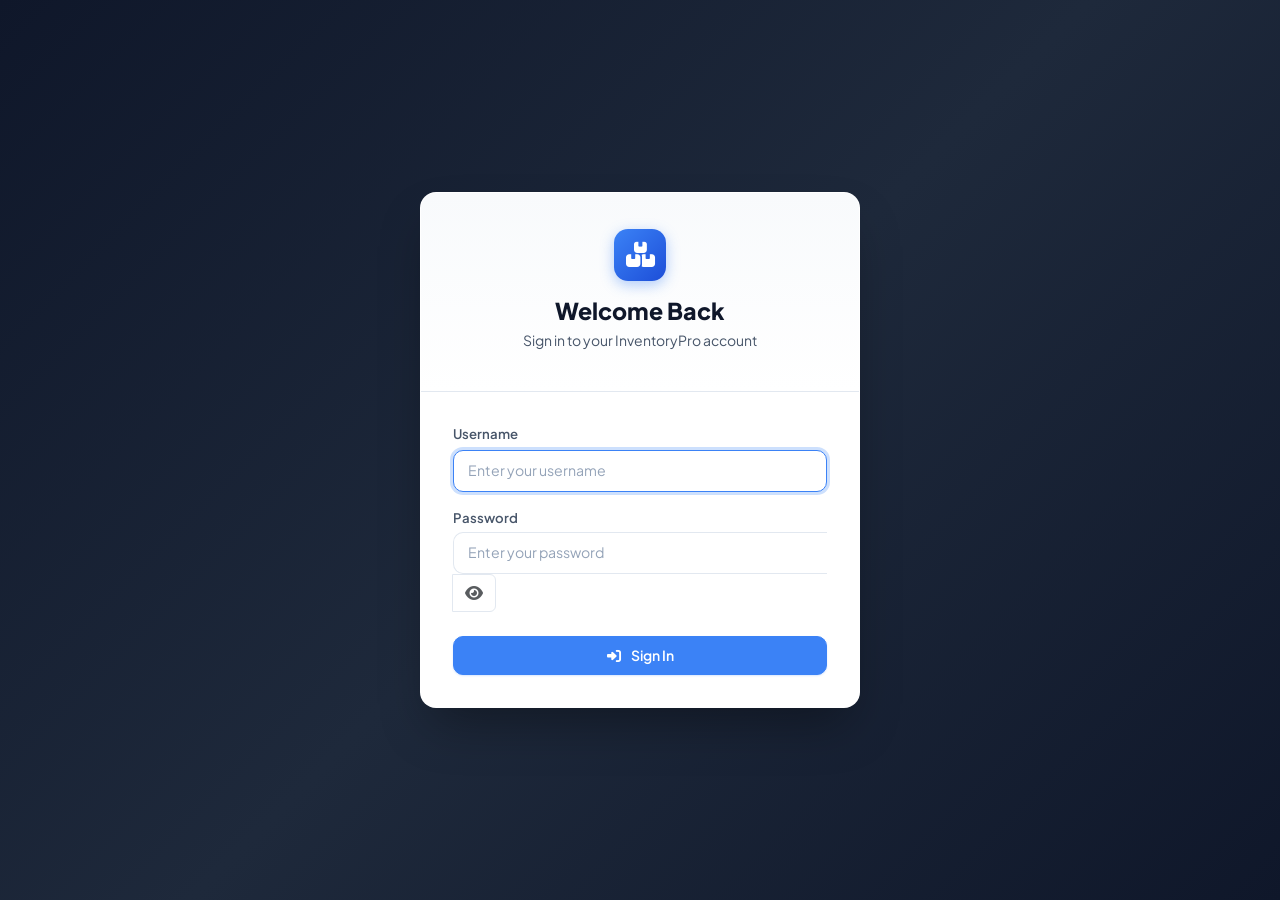
<file: target/classes/static/pos.html>
<!DOCTYPE html>
<html lang="en">
<head>
    <meta charset="UTF-8">
    <meta name="viewport" content="width=device-width, initial-scale=1.0">
    <title>Interactive POS Terminal - InventoryPro ERP</title>
    <link rel="preconnect" href="https://fonts.googleapis.com">
    <link rel="preconnect" href="https://fonts.gstatic.com" crossorigin>
    <link href="https://fonts.googleapis.com/css2?family=Plus+Jakarta+Sans:wght@400;500;600;700;800&display=swap" rel="stylesheet">
    <link href="https://cdnjs.cloudflare.com/ajax/libs/bootstrap/5.3.3/css/bootstrap.min.css" crossorigin="anonymous" rel="stylesheet">
    <link href="https://cdnjs.cloudflare.com/ajax/libs/font-awesome/6.5.1/css/all.min.css" crossorigin="anonymous" rel="stylesheet">
    <link href="css/style.css?v=1.2" rel="stylesheet">
    <style>
        .pos-container {
            height: calc(100vh - var(--header-height) - 2rem);
            display: flex;
            gap: 1.25rem;
        }
        .pos-catalog {
            flex: 1;
            display: flex;
            flex-direction: column;
            overflow: hidden;
            background: #fff;
            border-radius: var(--radius-lg);
            border: 1px solid var(--border-color);
            box-shadow: var(--shadow-card);
        }
        .pos-cart-panel {
            width: 480px;
            display: flex;
            flex-direction: column;
            background: #fff;
            border-radius: var(--radius-lg);
            border: 1px solid var(--border-color);
            box-shadow: var(--shadow-card);
        }
        .category-pills {
            display: flex;
            gap: 0.5rem;
            overflow-x: auto;
            padding: 0.75rem 1.25rem;
            border-bottom: 1px solid var(--border-color);
            background: #f8fafc;
            scrollbar-width: thin;
        }
        .category-pill-btn {
            border: 1px solid var(--border-color);
            background: #ffffff;
            color: var(--text-secondary);
            font-size: 0.825rem;
            font-weight: 600;
            padding: 0.4rem 0.85rem;
            border-radius: var(--radius-full);
            white-space: nowrap;
            cursor: pointer;
            transition: var(--transition);
        }
        .category-pill-btn:hover {
            border-color: var(--primary);
            color: var(--primary);
        }
        .category-pill-btn.active {
            background: var(--primary);
            border-color: var(--primary);
            color: #fff;
            box-shadow: 0 2px 6px rgba(59, 130, 246, 0.3);
        }
        .product-grid {
            flex: 1;
            overflow-y: auto;
            padding: 1.25rem;
            display: grid;
            grid-template-columns: repeat(auto-fill, minmax(180px, 1fr));
            gap: 1rem;
            align-content: start;
        }
        .pos-product-card {
            background: #fff;
            border: 1px solid var(--border-color);
            border-radius: var(--radius-md);
            padding: 1rem;
            display: flex;
            flex-direction: column;
            justify-content: space-between;
            cursor: pointer;
            transition: var(--transition);
            position: relative;
            user-select: none;
        }
        .pos-product-card:hover {
            transform: translateY(-3px);
            border-color: var(--primary);
            box-shadow: 0 6px 12px rgba(59, 130, 246, 0.12);
        }
        .pos-product-card.out-of-stock {
            opacity: 0.6;
            cursor: not-allowed;
            background: #fafafa;
        }
        .pos-product-card.out-of-stock:hover {
            transform: none;
            border-color: var(--border-color);
            box-shadow: none;
        }
        .pos-product-icon {
            width: 44px;
            height: 44px;
            border-radius: var(--radius-md);
            background: var(--primary-light);
            color: var(--primary);
            display: flex;
            align-items: center;
            justify-content: center;
            font-size: 1.25rem;
            margin-bottom: 0.75rem;
        }
        .pos-product-name {
            font-weight: 700;
            font-size: 0.9rem;
            color: var(--text-primary);
            line-height: 1.25;
            margin-bottom: 0.35rem;
        }
        .pos-product-code {
            font-size: 0.75rem;
            color: var(--text-muted);
            margin-bottom: 0.5rem;
        }
        .pos-product-price {
            font-size: 1.05rem;
            font-weight: 800;
            color: var(--success-dark);
        }
        .cart-items-container {
            flex: 1;
            overflow-y: auto;
            padding: 0.75rem 1rem;
        }
        .cart-item-row {
            display: flex;
            flex-direction: column;
            padding: 0.75rem 0.5rem;
            border-bottom: 1px dashed var(--border-color);
            gap: 0.4rem;
        }
        .cart-qty-ctrl {
            display: flex;
            align-items: center;
            gap: 0.25rem;
        }
        .cart-qty-btn {
            width: 24px;
            height: 24px;
            border-radius: var(--radius-sm);
            border: 1px solid var(--border-color);
            background: #f8fafc;
            color: var(--text-primary);
            font-weight: bold;
            display: inline-flex;
            align-items: center;
            justify-content: center;
            cursor: pointer;
            transition: var(--transition);
        }
        .cart-qty-btn:hover {
            background: var(--primary-light);
            color: var(--primary);
            border-color: var(--primary);
        }
        .discount-chip {
            padding: 0.15rem 0.5rem;
            font-size: 0.7rem;
            font-weight: 700;
            border-radius: var(--radius-full);
            border: 1px solid var(--border-color);
            background: #fff;
            color: var(--text-secondary);
            cursor: pointer;
            transition: var(--transition);
        }
        .discount-chip:hover {
            border-color: var(--warning);
            color: var(--warning-dark);
        }
        .discount-chip.active {
            background: var(--warning);
            color: #fff;
            border-color: var(--warning);
        }
        .receipt-ticket {
            font-family: 'Courier New', Courier, monospace;
            background: #fff;
            padding: 1.5rem;
            border: 1px dashed #94a3b8;
            border-radius: 4px;
        }
        @media (max-width: 992px) {
            .pos-container {
                flex-direction: column;
                height: auto;
            }
            .pos-cart-panel {
                width: 100%;
            }
        }
    </style>
</head>
<body>

<div class="app-container">
    <aside id="layoutSidebar"></aside>

    <div class="app-main">
        <div id="layoutHeader"></div>

        <main class="page-content py-3">
            <div id="alertBox"></div>

            <div class="pos-container">
                <!-- Left Catalog Panel -->
                <div class="pos-catalog">
                    <!-- Search and Scanner Header -->
                    <div class="p-3 border-bottom d-flex gap-2 align-items-center">
                        <div class="search-input-group flex-grow-1">
                            <i class="fas fa-barcode"></i>
                            <input type="text" class="form-control-custom" id="posSearch" placeholder="Scan SKU / Search Product (Press Enter to add)..." autofocus>
                        </div>
                        <button class="btn-secondary-custom" title="Refresh Catalog" onclick="loadPosCatalog()">
                            <i class="fas fa-rotate"></i>
                        </button>
                    </div>

                    <!-- Category Pills Filter -->
                    <div class="category-pills" id="categoryPills">
                        <button class="category-pill-btn active" data-cat="" onclick="filterByCat('', this)">All Items</button>
                    </div>

                    <!-- Product Grid -->
                    <div class="product-grid" id="productGrid">
                        <div class="text-center py-5 text-muted w-100">
                            <div class="spinner-border text-primary" role="status"></div>
                            <div class="mt-2">Loading interactive catalog...</div>
                        </div>
                    </div>
                </div>

                <!-- Right Cart & Billing Panel -->
                <div class="pos-cart-panel">
                    <!-- Customer Information Header -->
                    <div class="p-3 border-bottom bg-light">
                        <div class="d-flex justify-content-between align-items-center mb-2">
                            <h6 class="mb-0 font-weight-700 text-primary">
                                <i class="fas fa-user-tag me-1"></i> Customer & Order Info
                            </h6>
                            <button class="btn btn-sm btn-outline-danger py-0 px-2" style="font-size: 0.75rem;" onclick="clearCart()">
                                <i class="fas fa-trash-alt me-1"></i> Clear Cart
                            </button>
                        </div>

                        <!-- Customer Mobile & Name Inputs -->
                        <div class="row g-2 mb-2">
                            <div class="col-6">
                                <div class="input-group input-group-sm">
                                    <span class="input-group-text bg-white"><i class="fas fa-phone-alt text-muted"></i></span>
                                    <input type="text" class="form-control" id="posCustomerPhone" placeholder="Mobile Number" oninput="onCustomerPhoneInput()">
                                </div>
                            </div>
                            <div class="col-6">
                                <div class="input-group input-group-sm">
                                    <span class="input-group-text bg-white"><i class="fas fa-user text-muted"></i></span>
                                    <input type="text" class="form-control" id="posCustomerName" placeholder="Customer Name" value="Walk-in Customer">
                                </div>
                            </div>
                        </div>

                        <div class="d-flex justify-content-between align-items-center">
                            <span id="custFoundBadge" class="badge bg-success-subtle text-success border border-success-subtle py-1 d-none" style="font-size: 0.7rem;">
                                <i class="fas fa-check-circle me-1"></i> Registered Customer
                            </span>
                            <small class="text-muted ms-auto" style="font-size: 0.7rem;">Auto-creates new customer record</small>
                        </div>

                        <!-- Global Discount for All Products (Manual Input + Quick Preset Chips) -->
                        <div class="mt-2 pt-2 border-top">
                            <div class="d-flex justify-content-between align-items-center mb-1">
                                <label class="small font-weight-700 text-secondary mb-0" style="font-size: 0.75rem;">
                                    <i class="fas fa-tags text-warning me-1"></i> Discount for All Products:
                                </label>
                                <div class="d-flex gap-1">
                                    <button type="button" class="discount-chip" onclick="setAndApplyGlobalDiscount(0)">0%</button>
                                    <button type="button" class="discount-chip" onclick="setAndApplyGlobalDiscount(5)">5%</button>
                                    <button type="button" class="discount-chip" onclick="setAndApplyGlobalDiscount(10)">10%</button>
                                    <button type="button" class="discount-chip" onclick="setAndApplyGlobalDiscount(15)">15%</button>
                                    <button type="button" class="discount-chip" onclick="setAndApplyGlobalDiscount(20)">20%</button>
                                    <button type="button" class="discount-chip" onclick="setAndApplyGlobalDiscount(25)">25%</button>
                                </div>
                            </div>
                            <div class="input-group input-group-sm">
                                <span class="input-group-text bg-white"><i class="fas fa-percent text-warning"></i></span>
                                <input type="number" min="0" max="100" step="0.5" class="form-control form-control-sm text-end font-weight-700" id="globalDiscountInput" placeholder="Manual % discount for all (e.g. 12.5)" oninput="onGlobalDiscountChange(this.value)">
                                <button class="btn btn-warning btn-sm font-weight-700 text-dark px-3" type="button" onclick="applyDiscountToAll(document.getElementById('globalDiscountInput').value)">
                                    <i class="fas fa-check me-1"></i> Apply to All
                                </button>
                            </div>
                        </div>
                    </div>

                    <!-- Cart Item List -->
                    <div class="cart-items-container" id="cartItemsList">
                        <div class="empty-state py-4">
                            <div class="empty-state-icon" style="width: 48px; height: 48px; font-size: 1.25rem;">
                                <i class="fas fa-cart-shopping"></i>
                            </div>
                            <div class="font-weight-600">Cart is Empty</div>
                            <small class="text-muted">Click or scan products to start billing.</small>
                        </div>
                    </div>

                    <!-- Cart Summary & Checkout -->
                    <div class="p-3 border-top bg-light">
                        <div class="d-flex justify-content-between text-secondary small mb-1">
                            <span>Original Gross (<span id="cartTotalCount">0</span> items):</span>
                            <span id="cartOriginalSubtotal" class="font-weight-600">₹0.00</span>
                        </div>
                        <div class="d-flex justify-content-between text-success small mb-2" id="discountSummaryRow" style="display: none;">
                            <span>Total Discount Savings:</span>
                            <span id="cartDiscountAmount" class="font-weight-700">- ₹0.00</span>
                        </div>

                        <!-- Payment Method Selector -->
                        <div class="my-2 pt-2 border-top">
                            <label class="form-label-custom small font-weight-700 mb-1 text-secondary" style="font-size: 0.75rem;">
                                <i class="fas fa-wallet text-primary me-1"></i> Select Payment Method:
                            </label>
                            <div class="row g-2">
                                <div class="col-6">
                                    <input type="radio" class="btn-check" name="posPaymentMethod" id="payCash" value="CASH" checked>
                                    <label class="btn btn-outline-success w-100 py-1 font-weight-700 d-flex align-items-center justify-content-center gap-1" for="payCash" style="font-size: 0.8rem;">
                                        <i class="fas fa-money-bill-wave"></i> Cash
                                    </label>
                                </div>
                                <div class="col-6">
                                    <input type="radio" class="btn-check" name="posPaymentMethod" id="payOnline" value="ONLINE">
                                    <label class="btn btn-outline-primary w-100 py-1 font-weight-700 d-flex align-items-center justify-content-center gap-1" for="payOnline" style="font-size: 0.8rem;">
                                        <i class="fas fa-credit-card"></i> Online Payment
                                    </label>
                                </div>
                            </div>
                        </div>

                        <div class="d-flex justify-content-between align-items-center mb-3 pt-2 border-top">
                            <span class="h6 mb-0 font-weight-700 text-dark">Payable Grand Total:</span>
                            <span class="h4 mb-0 font-weight-800 text-success" id="cartGrandTotal">₹0.00</span>
                        </div>

                        <button class="btn-primary-custom w-100 justify-content-center py-2" id="checkoutBtn" onclick="checkoutOrder()" style="background-color: var(--success); border-color: var(--success); font-size: 1rem;" disabled>
                            <span id="checkoutText"><i class="fas fa-cash-register me-2"></i> Pay & Save Invoice</span>
                            <span id="checkoutSpinner" class="spinner-border spinner-border-sm d-none" role="status"></span>
                        </button>
                    </div>
                </div>
            </div>
        </main>
    </div>
</div>

<!-- Receipt Modal -->
<div class="modal fade modal-custom" id="receiptModal" tabindex="-1">
    <div class="modal-dialog modal-dialog-centered">
        <div class="modal-content">
            <div class="modal-header bg-success text-white">
                <h5 class="modal-title text-white">
                    <i class="fas fa-check-circle me-2"></i> Sale Completed!
                </h5>
                <button type="button" class="btn-close btn-close-white" data-bs-dismiss="modal"></button>
            </div>
            <div class="modal-body" id="receiptContent">
                <div class="receipt-ticket text-center" id="printableReceipt">
                    <h5 class="font-weight-800 mb-1">📦 INVENTORYPRO ERP</h5>
                    <p class="small text-muted mb-2">Tax Invoice / Retail Bill</p>
                    <div class="text-start small mb-2 border-bottom pb-2">
                        <div><strong>Invoice:</strong> <span id="recInvoice"></span></div>
                        <div><strong>Customer:</strong> <span id="recCustomer"></span></div>
                        <div><strong>Contact:</strong> <span id="recPhone"></span></div>
                        <div><strong>Date:</strong> <span id="recDate"></span></div>
                        <div><strong>Payment Method:</strong> <span id="recPaymentMethod"></span></div>
                    </div>
                    <table class="table table-sm text-start mb-2" style="font-size: 0.85rem;">
                        <thead>
                            <tr class="border-bottom">
                                <th>Item</th>
                                <th class="text-center">Qty</th>
                                <th class="text-end">Unit Price</th>
                                <th class="text-end">Total</th>
                            </tr>
                        </thead>
                        <tbody id="recItems"></tbody>
                    </table>
                    <div class="border-top pt-2 text-end small">
                        <div class="d-flex justify-content-between">
                            <span>Subtotal:</span>
                            <span id="recSubtotal">₹0.00</span>
                        </div>
                        <div class="d-flex justify-content-between text-success font-weight-700" id="recDiscountRow" style="display: none;">
                            <span>Discount Savings:</span>
                            <span id="recDiscount">- ₹0.00</span>
                        </div>
                        <div class="d-flex justify-content-between h6 font-weight-800 text-dark border-top pt-1 mt-1">
                            <span>FINAL TOTAL:</span>
                            <span id="recTotal" class="text-success">₹0.00</span>
                        </div>
                    </div>
                    <div class="mt-3 pt-2 text-center text-muted small border-top">
                        *** THANK YOU FOR YOUR BUSINESS! ***
                    </div>
                </div>
            </div>
            <div class="modal-footer">
                <button type="button" class="btn-secondary-custom" onclick="printReceipt()">
                    <i class="fas fa-print me-1"></i> Print Receipt
                </button>
                <button type="button" class="btn-primary-custom" data-bs-dismiss="modal">
                    <i class="fas fa-plus me-1"></i> Next Order
                </button>
            </div>
        </div>
    </div>
</div>

<!-- Online Payment QR Code Modal -->
<div class="modal fade modal-custom" id="qrPaymentModal" tabindex="-1" data-bs-backdrop="static">
    <div class="modal-dialog modal-dialog-centered" style="max-width: 420px;">
        <div class="modal-content border-0 shadow-lg">
            <div class="modal-header bg-primary text-white">
                <h5 class="modal-title text-white">
                    <i class="fas fa-qrcode me-2"></i> Scan & Pay (Online UPI)
                </h5>
                <button type="button" class="btn-close btn-close-white" data-bs-dismiss="modal"></button>
            </div>
            <div class="modal-body text-center p-4">
                <div class="badge bg-primary-subtle text-primary font-weight-700 mb-2 px-3 py-1" style="font-size: 0.85rem;">
                    <i class="fas fa-mobile-screen-button me-1"></i> Scan with GPay / PhonePe / Paytm / BHIM
                </div>

                <div class="my-3 p-3 bg-white border rounded shadow-sm d-inline-block">
                    <img id="qrCodeImg" src="" alt="Payment QR Code" style="width: 200px; height: 200px; object-fit: contain;">
                </div>

                <div class="border-top border-bottom py-2 my-2 bg-light rounded">
                    <div class="text-muted small">Payable Amount:</div>
                    <h3 class="text-success font-weight-800 mb-0" id="qrPayAmount">₹0.00</h3>
                </div>

                <div class="text-start small mt-3 p-2 bg-light rounded border">
                    <div class="d-flex justify-content-between mb-1">
                        <span class="text-muted">Customer:</span>
                        <strong id="qrCustomerName" class="text-dark">-</strong>
                    </div>
                    <div class="d-flex justify-content-between mb-1">
                        <span class="text-muted">Mobile:</span>
                        <strong id="qrCustomerPhone" class="text-dark">-</strong>
                    </div>
                    <div class="d-flex justify-content-between">
                        <span class="text-muted">UPI ID:</span>
                        <code class="text-primary font-weight-700" id="qrDisplayUpi">inventorypro@upi</code>
                    </div>
                </div>

                <small class="text-muted d-block mt-2" style="font-size: 0.75rem;">
                    <i class="fas fa-info-circle me-1 text-info"></i> Confirming will store transaction in <strong>online_payments</strong> table.
                </small>
            </div>
            <div class="modal-footer justify-content-between bg-light">
                <button type="button" class="btn btn-secondary py-2" data-bs-dismiss="modal">
                    <i class="fas fa-arrow-left me-1"></i> Cancel
                </button>
                <button type="button" class="btn btn-success py-2 px-4 font-weight-700" id="confirmQrPayBtn" onclick="submitOnlinePayment()">
                    <span id="confirmQrText"><i class="fas fa-check-circle me-1"></i> Confirm & Save Invoice</span>
                    <span id="confirmQrSpinner" class="spinner-border spinner-border-sm d-none" role="status"></span>
                </button>
            </div>
        </div>
    </div>
</div>

<script src="https://cdnjs.cloudflare.com/ajax/libs/bootstrap/5.3.3/js/bootstrap.bundle.min.js" crossorigin="anonymous"></script>
<script src="js/api.js"></script>
<script>
let catalog = [];
let cart = []; // Array of { product, quantity, discountPercentage }
let activeCategory = '';
let receiptModal = null;
let qrPaymentModal = null;
let phoneLookupTimeout = null;

// Web Audio subtle sound effects for tactile feedback
function playBeep(success = true) {
    try {
        const ctx = new (window.AudioContext || window.webkitAudioContext)();
        const osc = ctx.createOscillator();
        const gain = ctx.createGain();
        osc.connect(gain);
        gain.connect(ctx.destination);
        osc.frequency.value = success ? 880 : 300;
        gain.gain.value = 0.08;
        osc.start();
        osc.stop(ctx.currentTime + 0.08);
    } catch (e) {}
}

(async function init() {
    await requireLogin();
    renderLayout('pos.html', 'POS Terminal', 'Point of Sale');

    receiptModal = new bootstrap.Modal(document.getElementById('receiptModal'));
    qrPaymentModal = new bootstrap.Modal(document.getElementById('qrPaymentModal'));

    await loadCategories();
    await loadPosCatalog();

    // Barcode scanner / search input enter listener
    document.getElementById('posSearch').addEventListener('keydown', (e) => {
        if (e.key === 'Enter') {
            e.preventDefault();
            const term = e.target.value.trim().toLowerCase();
            if (!term) return;

            const exact = catalog.find(p => p.productCode.toLowerCase() === term || p.productName.toLowerCase() === term);
            if (exact) {
                addToCart(exact.productId);
                e.target.value = '';
            } else {
                filterCatalog(term);
            }
        }
    });

    document.getElementById('posSearch').addEventListener('input', (e) => {
        filterCatalog(e.target.value.trim().toLowerCase());
    });
})();

function onCustomerPhoneInput() {
    clearTimeout(phoneLookupTimeout);
    const phone = document.getElementById('posCustomerPhone').value.trim();
    const badge = document.getElementById('custFoundBadge');

    if (phone.length >= 7) {
        phoneLookupTimeout = setTimeout(async () => {
            try {
                const customer = await apiRequest(`/customers/phone/${phone}`);
                if (customer && customer.name) {
                    document.getElementById('posCustomerName').value = customer.name;
                    badge.classList.remove('d-none');
                    badge.innerHTML = `<i class="fas fa-check-circle me-1"></i> Registered: ${customer.name}`;
                } else {
                    badge.classList.add('d-none');
                }
            } catch (e) {
                badge.classList.add('d-none');
            }
        }, 400);
    } else {
        badge.classList.add('d-none');
    }
}

async function loadCategories() {
    try {
        const cats = await apiRequest('/categories');
        const container = document.getElementById('categoryPills');
        container.innerHTML = '<button class="category-pill-btn active" data-cat="" onclick="filterByCat(\'\', this)">All Items</button>';
        cats.forEach(c => {
            const btn = document.createElement('button');
            btn.className = 'category-pill-btn';
            btn.dataset.cat = c.categoryId;
            btn.textContent = c.categoryName;
            btn.onclick = () => filterByCat(c.categoryId, btn);
            container.appendChild(btn);
        });
    } catch (e) {}
}

function filterByCat(catId, btn) {
    activeCategory = String(catId);
    document.querySelectorAll('#categoryPills .category-pill-btn').forEach(b => b.classList.remove('active'));
    btn.classList.add('active');
    filterCatalog(document.getElementById('posSearch').value.trim().toLowerCase());
}

async function loadPosCatalog() {
    try {
        catalog = await apiRequest('/products');
        renderProductGrid(catalog);
    } catch (e) {
        showToast('Failed to load products: ' + e.message, 'danger');
    }
}

function filterCatalog(term) {
    const filtered = catalog.filter(p => {
        if (activeCategory && (!p.category || String(p.category.categoryId) !== activeCategory)) {
            return false;
        }
        if (term) {
            return p.productName.toLowerCase().includes(term) || p.productCode.toLowerCase().includes(term);
        }
        return true;
    });
    renderProductGrid(filtered);
}

function renderProductGrid(products) {
    const grid = document.getElementById('productGrid');
    if (!products.length) {
        grid.innerHTML = `
            <div class="text-center py-5 text-muted w-100">
                <i class="fas fa-box-open fa-2x mb-2 text-muted"></i>
                <div class="font-weight-600">No products found</div>
                <small>Try changing your category or search term.</small>
            </div>
        `;
        return;
    }

    grid.innerHTML = products.map(p => {
        const cartItem = cart.find(c => c.product.productId === p.productId);
        const inCartQty = cartItem ? cartItem.quantity : 0;
        const availableQty = p.quantity - inCartQty;
        const isOutOfStock = availableQty <= 0;

        return `
            <div class="pos-product-card ${isOutOfStock ? 'out-of-stock' : ''}" onclick="${isOutOfStock ? '' : `addToCart(${p.productId})`}">
                <div>
                    <div class="d-flex justify-content-between align-items-start">
                        <div class="pos-product-icon">
                            <i class="fas fa-cube"></i>
                        </div>
                        <span class="badge-pill ${availableQty <= p.minimumStockLevel ? (availableQty <= 0 ? 'badge-out-of-stock' : 'badge-low-stock') : 'badge-in-stock'}" style="font-size: 0.7rem;">
                            ${availableQty} in stock
                        </span>
                    </div>
                    <div class="pos-product-name">${p.productName}</div>
                    <div class="pos-product-code"><code>${p.productCode}</code></div>
                </div>
                <div class="d-flex justify-content-between align-items-center mt-2 pt-2 border-top">
                    <span class="pos-product-price">${formatCurrency(p.sellingPrice)}</span>
                    <button class="btn btn-sm btn-primary-custom py-0 px-2" style="font-size: 0.75rem;" ${isOutOfStock ? 'disabled' : ''}>
                        <i class="fas fa-plus"></i> Add
                    </button>
                </div>
            </div>
        `;
    }).join('');
}

function addToCart(productId) {
    const product = catalog.find(p => p.productId === productId);
    if (!product) return;

    const existing = cart.find(c => c.product.productId === productId);
    const currentQty = existing ? existing.quantity : 0;

    if (currentQty + 1 > product.quantity) {
        playBeep(false);
        showToast(`Cannot add more. Only ${product.quantity} units available in inventory.`, 'warning');
        return;
    }

    if (existing) {
        existing.quantity += 1;
    } else {
        cart.push({ product, quantity: 1, discountPercentage: product.discount || 0.0 });
    }

    playBeep(true);
    updateCartUI();
    renderProductGrid(catalog);
}

function updateCartQty(productId, delta) {
    const item = cart.find(c => c.product.productId === productId);
    if (!item) return;

    const newQty = item.quantity + delta;
    if (newQty <= 0) {
        cart = cart.filter(c => c.product.productId !== productId);
    } else if (newQty > item.product.quantity) {
        showToast(`Stock limit reached (${item.product.quantity} max)`, 'warning');
        return;
    } else {
        item.quantity = newQty;
    }

    updateCartUI();
    renderProductGrid(catalog);
}

function updateItemDiscount(productId, val) {
    const item = cart.find(c => c.product.productId === productId);
    if (!item) return;

    const disc = parseFloat(val) || 0.0;
    item.discountPercentage = Math.max(0, Math.min(100, disc));
    updateCartUI();
}

function setAndApplyGlobalDiscount(val) {
    const input = document.getElementById('globalDiscountInput');
    if (input) input.value = val === 0 ? '' : val;
    applyDiscountToAll(val);
}

function onGlobalDiscountChange(val) {
    const disc = parseFloat(val) || 0.0;
    applyDiscountToAll(disc);
}

function applyDiscountToAll(percent) {
    const disc = Math.max(0, Math.min(100, parseFloat(percent) || 0.0));
    cart.forEach(item => {
        item.discountPercentage = disc;
    });
    updateCartUI();
}

function clearCart() {
    cart = [];
    updateCartUI();
    renderProductGrid(catalog);
}

function updateCartUI() {
    const container = document.getElementById('cartItemsList');
    const totalCountEl = document.getElementById('cartTotalCount');
    const originalSubtotalEl = document.getElementById('cartOriginalSubtotal');
    const discountRow = document.getElementById('discountSummaryRow');
    const discountAmountEl = document.getElementById('cartDiscountAmount');
    const grandTotalEl = document.getElementById('cartGrandTotal');
    const checkoutBtn = document.getElementById('checkoutBtn');

    if (cart.length === 0) {
        container.innerHTML = `
            <div class="empty-state py-4">
                <div class="empty-state-icon" style="width: 48px; height: 48px; font-size: 1.25rem;">
                    <i class="fas fa-cart-shopping"></i>
                </div>
                <div class="font-weight-600">Cart is Empty</div>
                <small class="text-muted">Click or scan products to start billing.</small>
            </div>
        `;
        totalCountEl.textContent = '0';
        originalSubtotalEl.textContent = '₹0.00';
        grandTotalEl.textContent = '₹0.00';
        discountRow.style.display = 'none';
        checkoutBtn.disabled = true;
        return;
    }

    let totalQty = 0;
    let totalOriginalAmount = 0;
    let totalDiscountedAmount = 0;

    container.innerHTML = cart.map(item => {
        const p = item.product;
        const origUnit = p.sellingPrice;
        const itemDisc = item.discountPercentage || 0.0;
        const discFactor = (100.0 - itemDisc) / 100.0;
        const discountedUnit = Math.round(origUnit * discFactor * 100.0) / 100.0;
        const lineTotal = item.quantity * discountedUnit;

        totalQty += item.quantity;
        totalOriginalAmount += (item.quantity * origUnit);
        totalDiscountedAmount += lineTotal;

        const hasItemDisc = itemDisc > 0;

        return `
            <div class="cart-item-row">
                <div class="d-flex justify-content-between align-items-center">
                    <div style="flex: 1; min-width: 0;">
                        <span class="font-weight-700 text-truncate d-block" style="font-size: 0.875rem;">${p.productName}</span>
                        <div class="d-flex align-items-center gap-1">
                            ${hasItemDisc ? `<small class="text-muted text-decoration-line-through">${formatCurrency(origUnit)}</small>` : ''}
                            <span class="small font-weight-700 text-dark">${formatCurrency(discountedUnit)}</span>
                        </div>
                    </div>
                    <div class="cart-qty-ctrl">
                        <button type="button" class="cart-qty-btn" onclick="updateCartQty(${p.productId}, -1)">-</button>
                        <span class="font-weight-700 px-1" style="font-size: 0.85rem;">${item.quantity}</span>
                        <button type="button" class="cart-qty-btn" onclick="updateCartQty(${p.productId}, 1)">+</button>
                    </div>
                    <div class="text-end" style="width: 85px;">
                        <strong class="text-success" style="font-size: 0.9rem;">${formatCurrency(lineTotal)}</strong>
                    </div>
                </div>

                <!-- Individual Product Line-Item Discount Control -->
                <div class="d-flex align-items-center justify-content-between mt-1 pt-1 border-top" style="font-size: 0.75rem;">
                    <span class="text-muted"><i class="fas fa-percent text-warning me-1"></i> Item Discount:</span>
                    <div class="d-flex align-items-center gap-1">
                        <input type="number" min="0" max="100" step="1" class="form-control form-control-sm text-end py-0 font-weight-700 text-warning" style="width: 55px; height: 22px; font-size: 0.75rem;" value="${itemDisc}" onchange="updateItemDiscount(${p.productId}, this.value)">
                        <span class="text-muted font-weight-700">%</span>
                    </div>
                </div>
            </div>
        `;
    }).join('');

    const totalSavings = totalOriginalAmount - totalDiscountedAmount;

    totalCountEl.textContent = totalQty;
    originalSubtotalEl.textContent = formatCurrency(totalOriginalAmount);

    if (totalSavings > 0) {
        discountRow.style.display = 'flex';
        discountAmountEl.textContent = '- ' + formatCurrency(totalSavings);
    } else {
        discountRow.style.display = 'none';
    }

    grandTotalEl.textContent = formatCurrency(totalDiscountedAmount);
    checkoutBtn.disabled = false;
}

async function checkoutOrder() {
    if (!cart.length) return;

    const customerName = document.getElementById('posCustomerName').value.trim() || 'Walk-in Customer';
    const customerPhone = document.getElementById('posCustomerPhone').value.trim();
    const paymentMethod = document.querySelector('input[name="posPaymentMethod"]:checked')?.value || 'CASH';

    if (paymentMethod === 'ONLINE') {
        let grandTotal = 0;
        cart.forEach(item => {
            const origUnit = item.product.sellingPrice;
            const itemDisc = item.discountPercentage || 0.0;
            const discountedUnit = Math.round(origUnit * ((100.0 - itemDisc) / 100.0) * 100.0) / 100.0;
            grandTotal += (item.quantity * discountedUnit);
        });

        const cfg = window.MERCHANT_CONFIG || { upiId: "inventorypro@upi", merchantName: "InventoryPro ERP" };
        document.getElementById('qrDisplayUpi').textContent = cfg.upiId;
        document.getElementById('qrCustomerName').textContent = customerName;
        document.getElementById('qrCustomerPhone').textContent = customerPhone || 'N/A';
        document.getElementById('qrPayAmount').textContent = formatCurrency(grandTotal);

        if (cfg.customQrImageUrl && cfg.customQrImageUrl.trim() !== '') {
            document.getElementById('qrCodeImg').src = cfg.customQrImageUrl;
        } else {
            const qrData = `upi://pay?pa=${encodeURIComponent(cfg.upiId)}&pn=${encodeURIComponent(cfg.merchantName)}&am=${grandTotal.toFixed(2)}&cu=INR`;
            document.getElementById('qrCodeImg').src = `https://api.qrserver.com/v1/create-qr-code/?size=220x220&data=${encodeURIComponent(qrData)}`;
        }

        qrPaymentModal.show();
        return;
    }

    await processPaymentAPI('CASH');
}

async function submitOnlinePayment() {
    qrPaymentModal.hide();
    await processPaymentAPI('ONLINE');
}

async function processPaymentAPI(paymentMethod) {
    const customerName = document.getElementById('posCustomerName').value.trim() || 'Walk-in Customer';
    const customerPhone = document.getElementById('posCustomerPhone').value.trim();

    const items = cart.map(c => ({
        productId: c.product.productId,
        quantity: c.quantity,
        discountPercentage: c.discountPercentage || 0.0
    }));

    const btn = document.getElementById('checkoutBtn');
    const text = document.getElementById('checkoutText');
    const spinner = document.getElementById('checkoutSpinner');

    btn.disabled = true;
    text.classList.add('d-none');
    spinner.classList.remove('d-none');

    try {
        const sale = await apiRequest('/sales', 'POST', {
            customerName,
            customerPhone,
            paymentMethod,
            items
        });

        playBeep(true);
        if (paymentMethod === 'ONLINE') {
            showToast('Online Payment recorded in online_payments table & Sale completed!', 'success');
        } else {
            showToast('Payment successful! Customer record and stock updated.', 'success');
        }

        // Populate receipt modal
        document.getElementById('recInvoice').textContent = `#INV-${sale.saleId}`;
        document.getElementById('recCustomer').textContent = sale.customerName;
        document.getElementById('recPhone').textContent = sale.customerPhone || 'N/A';
        document.getElementById('recDate').textContent = formatDate(sale.saleDate);
        document.getElementById('recPaymentMethod').innerHTML = sale.paymentMethod === 'ONLINE' 
            ? '<span class="badge bg-primary text-white"><i class="fas fa-credit-card me-1"></i> Online Payment (UPI)</span>' 
            : '<span class="badge bg-success text-white"><i class="fas fa-money-bill-wave me-1"></i> Cash</span>';
        
        let originalSubtotal = 0;
        const recBody = document.getElementById('recItems');
        recBody.innerHTML = (sale.saleItems || []).map(it => {
            const orig = it.originalPrice || it.sellingPrice;
            originalSubtotal += (orig * it.quantity);
            const isDiscounted = it.discountPercentage && it.discountPercentage > 0;

            return `
                <tr>
                    <td>
                        <div>${it.product ? it.product.productName : 'Item'}</div>
                        ${isDiscounted ? `<small class="text-muted text-decoration-line-through">${formatCurrency(orig)}</small> <span class="badge bg-warning text-dark py-0" style="font-size: 0.65rem;">-${it.discountPercentage}%</span>` : ''}
                    </td>
                    <td class="text-center">${it.quantity}</td>
                    <td class="text-end">${formatCurrency(it.sellingPrice)}</td>
                    <td class="text-end font-weight-700">${formatCurrency(it.subtotal || (it.quantity * it.sellingPrice))}</td>
                </tr>
            `;
        }).join('');

        document.getElementById('recSubtotal').textContent = formatCurrency(originalSubtotal);
        const discountRow = document.getElementById('recDiscountRow');
        if (sale.discountAmount && sale.discountAmount > 0) {
            discountRow.style.display = 'flex';
            document.getElementById('recDiscount').textContent = `- ${formatCurrency(sale.discountAmount)}`;
        } else {
            discountRow.style.display = 'none';
        }

        document.getElementById('recTotal').textContent = formatCurrency(sale.totalAmount);

        receiptModal.show();
        clearCart();
        await loadPosCatalog();
    } catch (err) {
        playBeep(false);
        showToast(err.message, 'danger');
    } finally {
        btn.disabled = false;
        text.classList.remove('d-none');
        spinner.classList.add('d-none');
    }
}

function printReceipt() {
    const printContent = document.getElementById('printableReceipt').innerHTML;
    const win = window.open('', '', 'height=550,width=420');
    win.document.write('<html><head><title>Invoice Receipt</title><style>body{font-family:monospace;padding:20px;} table{width:100%;border-collapse:collapse;} th,td{padding:4px;} .text-end{text-align:right;} .text-center{text-align:center;} .border-top{border-top:1px dashed #000;margin-top:5px;} .d-flex{display:flex;justify-content:space-between;}</style></head><body>');
    win.document.write(printContent);
    win.document.write('</body></html>');
    win.document.close();
    win.print();
}
</script>
</body>
</html>
</file>
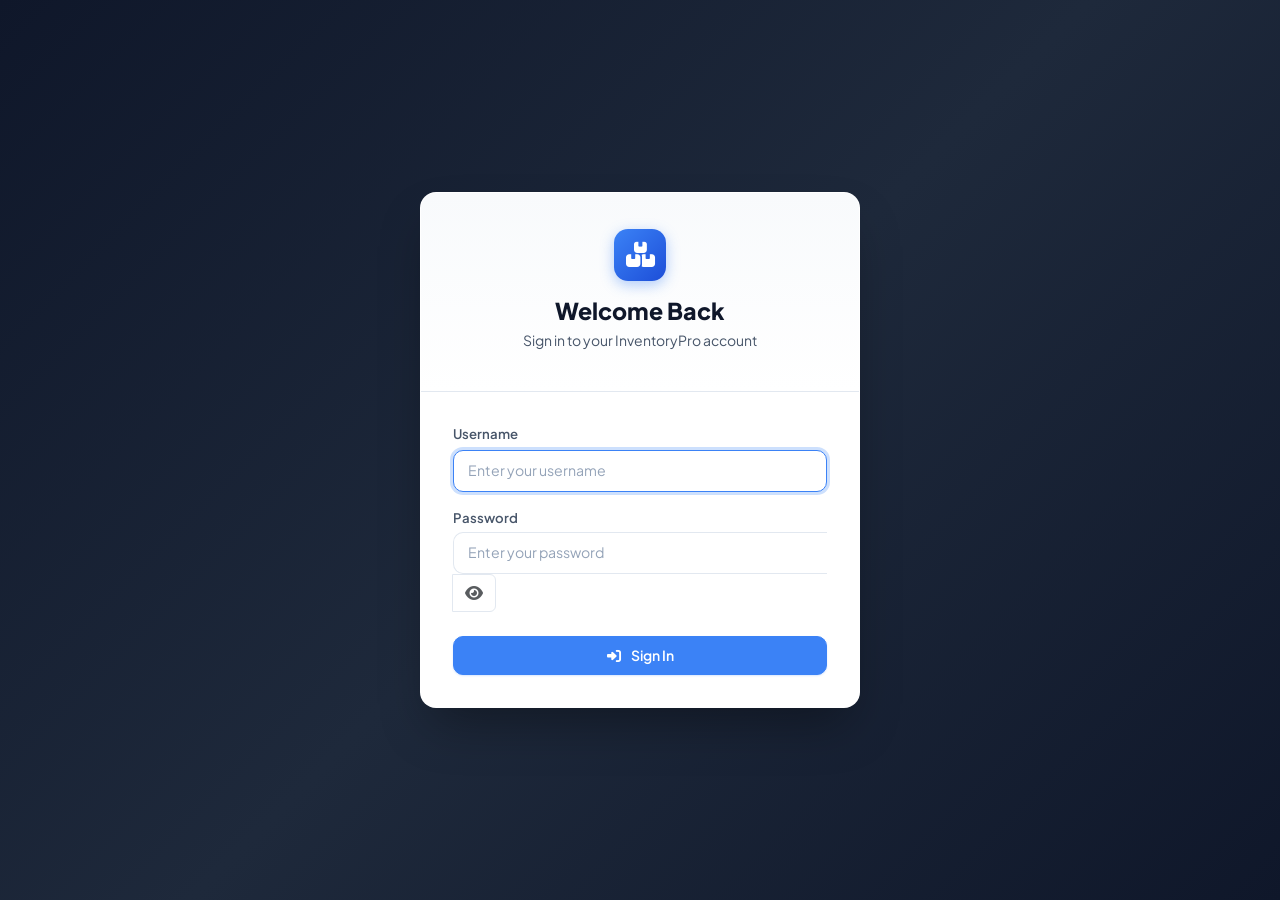
<file: target/classes/static/products.html>
<!DOCTYPE html>
<html lang="en">
<head>
    <meta charset="UTF-8">
    <meta name="viewport" content="width=device-width, initial-scale=1.0">
    <title>Product Management - InventoryPro ERP</title>
    <link rel="preconnect" href="https://fonts.googleapis.com">
    <link rel="preconnect" href="https://fonts.gstatic.com" crossorigin>
    <link href="https://fonts.googleapis.com/css2?family=Plus+Jakarta+Sans:wght@400;500;600;700;800&display=swap" rel="stylesheet">
    <link href="https://cdnjs.cloudflare.com/ajax/libs/bootstrap/5.3.3/css/bootstrap.min.css" crossorigin="anonymous" rel="stylesheet">
    <link href="https://cdnjs.cloudflare.com/ajax/libs/font-awesome/6.5.1/css/all.min.css" crossorigin="anonymous" rel="stylesheet">
    <link href="css/style.css?v=1.2" rel="stylesheet">
    <style>
        /* Compact layout to prevent zoomed-in / oversized appearance */
        .table-custom-wrapper {
            max-width: 100%;
            overflow-x: auto;
            -webkit-overflow-scrolling: touch;
        }
        .table-custom {
            font-size: 0.825rem;
        }
        .table-custom thead th {
            padding: 0.65rem 0.6rem;
            font-size: 0.725rem;
            letter-spacing: 0.02em;
        }
        .table-custom tbody td {
            padding: 0.6rem 0.6rem;
            font-size: 0.825rem;
        }
        .table-custom td code {
            font-size: 0.75rem;
        }
        .badge-pill {
            padding: 0.2rem 0.5rem;
            font-size: 0.675rem;
        }
        .btn-icon-action {
            width: 28px;
            height: 28px;
            font-size: 0.75rem;
        }
        .filter-bar {
            padding: 0.875rem 1rem;
            gap: 0.75rem;
        }
        .form-control-custom, .form-select-custom {
            padding: 0.5rem 0.75rem;
            font-size: 0.825rem;
        }
        .btn-primary-custom, .btn-secondary-custom {
            padding: 0.45rem 1rem;
            font-size: 0.825rem;
            border-radius: var(--radius-md);
        }
        .card-header-custom {
            padding: 0.875rem 1.25rem;
        }
        .card-title-custom {
            font-size: 0.95rem;
        }
    </style>
</head>
<body>

<div class="app-container">
    <aside id="layoutSidebar"></aside>

    <div class="app-main">
        <div id="layoutHeader"></div>

        <main class="page-content">
            <div id="alertBox"></div>

            <!-- Page Title & Actions -->
            <div class="d-flex flex-wrap justify-content-between align-items-center mb-4 gap-2">
                <div>
                    <h3 class="font-weight-800 text-primary mb-1">Product Inventory</h3>
                    <p class="text-muted mb-0 small">Manage catalog items, pricing, categories, and stock thresholds.</p>
                </div>
                <button class="btn-primary-custom" onclick="openProductModal()">
                    <i class="fas fa-plus"></i> Add New Product
                </button>
            </div>

            <!-- Filter & Search Bar -->
            <div class="filter-bar">
                <div class="search-input-group">
                    <i class="fas fa-search"></i>
                    <input type="text" class="form-control-custom" id="searchInput" placeholder="Search by name or code..." oninput="applyFilters()">
                </div>
                <div class="d-flex flex-wrap gap-2">
                    <select class="form-select-custom" id="categoryFilter" style="width: auto; min-width: 160px;" onchange="applyFilters()">
                        <option value="">All Categories</option>
                    </select>
                    <select class="form-select-custom" id="supplierFilter" style="width: auto; min-width: 160px;" onchange="applyFilters()">
                        <option value="">All Suppliers</option>
                    </select>
                    <select class="form-select-custom" id="stockStatusFilter" style="width: auto; min-width: 150px;" onchange="applyFilters()">
                        <option value="">All Stock Status</option>
                        <option value="IN_STOCK">In Stock</option>
                        <option value="LOW_STOCK">Low Stock</option>
                        <option value="OUT_OF_STOCK">Out of Stock</option>
                    </select>
                    <button class="btn-secondary-custom" onclick="resetFilters()">
                        <i class="fas fa-rotate-left"></i> Reset
                    </button>
                </div>
            </div>

            <!-- Products Table Card -->
            <div class="card-custom">
                <div class="card-header-custom">
                    <h5 class="card-title-custom">
                        <i class="fas fa-box text-primary"></i> Product Catalog (<span id="productCount">0</span>)
                    </h5>
                </div>
                <div class="card-body-custom p-0">
                    <div class="table-custom-wrapper">
                        <table class="table-custom">
                            <thead>
                                <tr>
                                    <th>Code</th>
                                    <th>Product Name</th>
                                    <th>Category</th>
                                    <th>Supplier</th>
                                    <th>Cost Price</th>
                                    <th>Selling Price</th>
                                    <th>Discount (%)</th>
                                    <th>Available Qty</th>
                                    <th>Min Stock</th>
                                    <th>Stock Status</th>
                                    <th class="text-end">Actions</th>
                                </tr>
                            </thead>
                            <tbody id="productsTable">
                                <tr><td colspan="11" class="text-center py-4 text-muted">Loading products...</td></tr>
                            </tbody>
                        </table>
                    </div>
                </div>
            </div>
        </main>
    </div>
</div>

<!-- Product Add / Edit Modal -->
<div class="modal fade modal-custom" id="productModal" tabindex="-1">
    <div class="modal-dialog modal-lg modal-dialog-centered">
        <div class="modal-content">
            <div class="modal-header">
                <h5 class="modal-title" id="modalTitle">
                    <i class="fas fa-box-open text-primary me-2"></i> Add New Product
                </h5>
                <button type="button" class="btn-close" data-bs-dismiss="modal"></button>
            </div>
            <form id="productForm">
                <div class="modal-body">
                    <input type="hidden" id="productId">
                    <div class="row g-3">
                        <div class="col-md-6">
                            <label class="form-label-custom" for="productName">Product Name <span class="text-danger">*</span></label>
                            <input type="text" class="form-control-custom" id="productName" placeholder="e.g. Wireless Mouse" required>
                        </div>
                        <div class="col-md-6">
                            <label class="form-label-custom" for="productCode">Product Code / SKU <span class="text-danger">*</span></label>
                            <input type="text" class="form-control-custom" id="productCode" placeholder="e.g. MS-001" required>
                        </div>

                        <div class="col-md-6">
                            <label class="form-label-custom" for="categorySelect">Category <span class="text-danger">*</span></label>
                            <select class="form-select-custom" id="categorySelect" required></select>
                        </div>
                        <div class="col-md-6">
                            <label class="form-label-custom" for="supplierSelect">Supplier</label>
                            <select class="form-select-custom" id="supplierSelect"></select>
                        </div>

                        <div class="col-md-6">
                            <label class="form-label-custom" for="unitPrice">Unit Cost Price (₹) <span class="text-danger">*</span></label>
                            <input type="number" step="0.01" min="0.01" class="form-control-custom" id="unitPrice" placeholder="0.00" required oninput="calcMargin()">
                        </div>
                        <div class="col-md-6">
                            <label class="form-label-custom" for="sellingPrice">Selling Price (₹) <span class="text-danger">*</span></label>
                            <input type="number" step="0.01" min="0.01" class="form-control-custom" id="sellingPrice" placeholder="0.00" required oninput="calcMargin()">
                        </div>

                        <div class="col-md-6">
                            <label class="form-label-custom" for="quantity">Initial Stock Quantity <span class="text-danger">*</span></label>
                            <input type="number" min="0" class="form-control-custom" id="quantity" value="0" required>
                        </div>
                        <div class="col-md-6">
                            <label class="form-label-custom" for="minimumStockLevel">Minimum Alert Level <span class="text-danger">*</span></label>
                            <input type="number" min="0" class="form-control-custom" id="minimumStockLevel" value="5" required>
                        </div>
                        <div class="col-md-6">
                            <label class="form-label-custom" for="productDiscount">Default Discount (%)</label>
                            <input type="number" step="0.1" min="0" max="100" class="form-control-custom" id="productDiscount" placeholder="e.g. 5.0 (Optional)">
                        </div>

                        <div class="col-12">
                            <label class="form-label-custom" for="description">Description</label>
                            <textarea class="form-control-custom" id="description" rows="2" placeholder="Optional details, specifications or notes"></textarea>
                        </div>

                        <div class="col-12" id="marginPreview" style="display: none;">
                            <div class="p-2 rounded bg-light border text-secondary small d-flex justify-content-between">
                                <span>Profit Margin per unit: <strong id="marginVal" class="text-success">₹0.00</strong></span>
                                <span id="marginPercent" class="badge bg-success">0%</span>
                            </div>
                        </div>
                    </div>
                </div>
                <div class="modal-footer">
                    <button type="button" class="btn-secondary-custom" data-bs-dismiss="modal">Cancel</button>
                    <button type="submit" class="btn-primary-custom" id="saveProductBtn">
                        <span id="saveBtnText"><i class="fas fa-save me-1"></i> Save Product</span>
                        <span id="saveBtnSpinner" class="spinner-border spinner-border-sm d-none" role="status"></span>
                    </button>
                </div>
            </form>
        </div>
    </div>
</div>

<!-- Delete Confirmation Modal -->
<div class="modal fade modal-custom" id="deleteModal" tabindex="-1">
    <div class="modal-dialog modal-dialog-centered">
        <div class="modal-content">
            <div class="modal-header bg-danger text-white">
                <h5 class="modal-title text-white">
                    <i class="fas fa-trash-alt me-2"></i> Confirm Delete
                </h5>
                <button type="button" class="btn-close btn-close-white" data-bs-dismiss="modal"></button>
            </div>
            <div class="modal-body py-4 text-center">
                <div class="text-danger mb-3"><i class="fas fa-triangle-exclamation fa-3x"></i></div>
                <h6 class="font-weight-700">Are you sure you want to delete this product?</h6>
                <p class="text-muted small mb-0" id="deleteProductName"></p>
                <input type="hidden" id="deleteProductId">
            </div>
            <div class="modal-footer">
                <button type="button" class="btn-secondary-custom" data-bs-dismiss="modal">Cancel</button>
                <button type="button" class="btn-danger-custom" id="confirmDeleteBtn" onclick="executeDelete()">
                    <i class="fas fa-trash-alt"></i> Delete Permanently
                </button>
            </div>
        </div>
    </div>
</div>

<script src="https://cdnjs.cloudflare.com/ajax/libs/bootstrap/5.3.3/js/bootstrap.bundle.min.js" crossorigin="anonymous"></script>
<script src="js/api.js"></script>
<script>
let allProducts = [];
let productModal = null;
let deleteModal = null;
let isEditing = false;
let currentUser = null;

(async function init() {
    currentUser = await requireLogin();
    renderLayout('products.html', 'Products', 'Product Inventory');

    productModal = new bootstrap.Modal(document.getElementById('productModal'));
    deleteModal = new bootstrap.Modal(document.getElementById('deleteModal'));

    await Promise.all([
        populateSelect('categorySelect', '/categories', 'categoryId', 'categoryName', 'Select Category'),
        populateSelect('supplierSelect', '/suppliers', 'supplierId', 'supplierName', 'Select Supplier (Optional)'),
        populateSelect('categoryFilter', '/categories', 'categoryId', 'categoryName', 'All Categories'),
        populateSelect('supplierFilter', '/suppliers', 'supplierId', 'supplierName', 'All Suppliers')
    ]);

    await loadProducts();
})();

async function loadProducts() {
    showSkeleton('productsTable', 6, 10);
    try {
        allProducts = await apiRequest('/products');
        applyFilters();
    } catch (e) {
        showAlert('alertBox', 'Failed to load products: ' + e.message, 'danger');
    }
}

function applyFilters() {
    const term = document.getElementById('searchInput').value.trim().toLowerCase();
    const catId = document.getElementById('categoryFilter').value;
    const supId = document.getElementById('supplierFilter').value;
    const stockStatus = document.getElementById('stockStatusFilter').value;

    let filtered = allProducts.filter(p => {
        // Name or code search
        if (term) {
            const nameMatch = (p.productName || '').toLowerCase().includes(term);
            const codeMatch = (p.productCode || '').toLowerCase().includes(term);
            if (!nameMatch && !codeMatch) return false;
        }

        // Category filter
        if (catId) {
            if (!p.category || String(p.category.categoryId) !== catId) return false;
        }

        // Supplier filter
        if (supId) {
            if (!p.supplier || String(p.supplier.supplierId) !== supId) return false;
        }

        // Stock status filter
        if (stockStatus) {
            if (stockStatus === 'OUT_OF_STOCK' && p.quantity > 0) return false;
            if (stockStatus === 'LOW_STOCK' && (p.quantity <= 0 || p.quantity > p.minimumStockLevel)) return false;
            if (stockStatus === 'IN_STOCK' && p.quantity <= p.minimumStockLevel) return false;
        }

        return true;
    });

    renderProducts(filtered);
}

function renderProducts(products) {
    document.getElementById('productCount').textContent = products.length;
    const tbody = document.getElementById('productsTable');
    const isAdmin = currentUser && (currentUser.role || '').toUpperCase() === 'ADMIN';

    if (products.length === 0) {
        tbody.innerHTML = `
            <tr>
                <td colspan="11">
                    <div class="empty-state">
                        <div class="empty-state-icon"><i class="fas fa-boxes-stacked"></i></div>
                        <h6 class="empty-state-title">No products found</h6>
                        <p class="empty-state-text">No products match your current search and filter criteria.</p>
                        <button class="btn-primary-custom" onclick="openProductModal()">
                            <i class="fas fa-plus"></i> Add New Product
                        </button>
                    </div>
                </td>
            </tr>
        `;
        return;
    }

    tbody.innerHTML = products.map(p => `
        <tr>
            <td><code>${p.productCode}</code></td>
            <td>
                <strong>${p.productName}</strong>
                ${p.description ? `<br><small class="text-muted text-truncate d-inline-block" style="max-width: 220px;">${p.description}</small>` : ''}
            </td>
            <td><span class="badge-pill bg-light border text-secondary">${p.category ? p.category.categoryName : '-'}</span></td>
            <td>${p.supplier ? p.supplier.supplierName : '<span class="text-muted">-</span>'}</td>
            <td>${formatCurrency(p.unitPrice)}</td>
            <td><strong class="text-primary">${formatCurrency(p.sellingPrice)}</strong></td>
            <td>${p.discount && p.discount > 0 ? `<span class="badge bg-warning text-dark font-weight-700">${p.discount}%</span>` : '<span class="text-muted small">0%</span>'}</td>
            <td><span class="font-weight-700">${p.quantity}</span></td>
            <td><span class="text-muted">${p.minimumStockLevel}</span></td>
            <td>${stockBadge(p.stockStatus, p.quantity, p.minimumStockLevel)}</td>
            <td class="text-end">
                <div class="d-inline-flex gap-1">
                    <button class="btn-icon-action" title="Edit" onclick='editProduct(${JSON.stringify(p).replace(/'/g, "&apos;")})'>
                        <i class="fas fa-edit"></i>
                    </button>
                    ${isAdmin ? `
                    <button class="btn-icon-action btn-icon-danger" title="Delete" onclick="confirmDelete(${p.productId}, '${p.productName.replace(/'/g, "\\'")}')">
                        <i class="fas fa-trash-alt"></i>
                    </button>
                    ` : ''}
                </div>
            </td>
        </tr>
    `).join('');
}

function openProductModal() {
    isEditing = false;
    document.getElementById('modalTitle').innerHTML = '<i class="fas fa-box-open text-primary me-2"></i> Add New Product';
    document.getElementById('saveBtnText').innerHTML = '<i class="fas fa-save me-1"></i> Save Product';
    document.getElementById('productForm').reset();
    document.getElementById('productId').value = '';
    document.getElementById('marginPreview').style.display = 'none';
    productModal.show();
}

function editProduct(p) {
    isEditing = true;
    document.getElementById('modalTitle').innerHTML = '<i class="fas fa-pen-to-square text-primary me-2"></i> Edit Product';
    document.getElementById('saveBtnText').innerHTML = '<i class="fas fa-check me-1"></i> Update Product';
    document.getElementById('productId').value = p.productId;
    document.getElementById('productName').value = p.productName;
    document.getElementById('productCode').value = p.productCode;
    document.getElementById('categorySelect').value = p.category ? p.category.categoryId : '';
    document.getElementById('supplierSelect').value = p.supplier ? p.supplier.supplierId : '';
    document.getElementById('description').value = p.description || '';
    document.getElementById('unitPrice').value = p.unitPrice;
    document.getElementById('sellingPrice').value = p.sellingPrice;
    document.getElementById('quantity').value = p.quantity;
    document.getElementById('minimumStockLevel').value = p.minimumStockLevel;
    document.getElementById('productDiscount').value = p.discount !== undefined ? p.discount : 0.0;
    calcMargin();
    productModal.show();
}

function calcMargin() {
    const cost = parseFloat(document.getElementById('unitPrice').value) || 0;
    const sell = parseFloat(document.getElementById('sellingPrice').value) || 0;
    const preview = document.getElementById('marginPreview');

    if (cost > 0 && sell > 0) {
        const margin = sell - cost;
        const percent = ((margin / cost) * 100).toFixed(1);
        document.getElementById('marginVal').textContent = formatCurrency(margin);
        document.getElementById('marginPercent').textContent = percent + '%';
        document.getElementById('marginPercent').className = margin >= 0 ? 'badge bg-success' : 'badge bg-danger';
        preview.style.display = 'block';
    } else {
        preview.style.display = 'none';
    }
}

document.getElementById('productForm').addEventListener('submit', async (e) => {
    e.preventDefault();
    const saveBtn = document.getElementById('saveProductBtn');
    const btnText = document.getElementById('saveBtnText');
    const btnSpinner = document.getElementById('saveBtnSpinner');

    const payload = {
        productName: document.getElementById('productName').value.trim(),
        productCode: document.getElementById('productCode').value.trim(),
        description: document.getElementById('description').value.trim(),
        unitPrice: parseFloat(document.getElementById('unitPrice').value),
        sellingPrice: parseFloat(document.getElementById('sellingPrice').value),
        quantity: parseInt(document.getElementById('quantity').value, 10),
        minimumStockLevel: parseInt(document.getElementById('minimumStockLevel').value, 10),
        discount: parseFloat(document.getElementById('productDiscount').value) || 0.0
    };

    const catId = document.getElementById('categorySelect').value;
    const supId = document.getElementById('supplierSelect').value;
    if (catId) payload.category = { categoryId: parseInt(catId, 10) };
    if (supId) payload.supplier = { supplierId: parseInt(supId, 10) };

    saveBtn.disabled = true;
    btnText.classList.add('d-none');
    btnSpinner.classList.remove('d-none');

    try {
        if (isEditing) {
            const id = document.getElementById('productId').value;
            await apiRequest('/products/' + id, 'PUT', payload);
            showToast('Product updated successfully', 'success');
        } else {
            await apiRequest('/products', 'POST', payload);
            showToast('Product created successfully', 'success');
        }
        productModal.hide();
        await loadProducts();
    } catch (err) {
        showToast(err.message, 'danger');
    } finally {
        saveBtn.disabled = false;
        btnText.classList.remove('d-none');
        btnSpinner.classList.add('d-none');
    }
});

function confirmDelete(id, name) {
    document.getElementById('deleteProductId').value = id;
    document.getElementById('deleteProductName').textContent = `"${name}" (ID: ${id})`;
    deleteModal.show();
}

async function executeDelete() {
    const id = document.getElementById('deleteProductId').value;
    try {
        await apiRequest('/products/' + id, 'DELETE');
        showToast('Product deleted successfully', 'success');
        deleteModal.hide();
        await loadProducts();
    } catch (err) {
        showToast(err.message, 'danger');
    }
}

function resetFilters() {
    document.getElementById('searchInput').value = '';
    document.getElementById('categoryFilter').value = '';
    document.getElementById('supplierFilter').value = '';
    document.getElementById('stockStatusFilter').value = '';
    applyFilters();
}
</script>
</body>
</html>
</file>
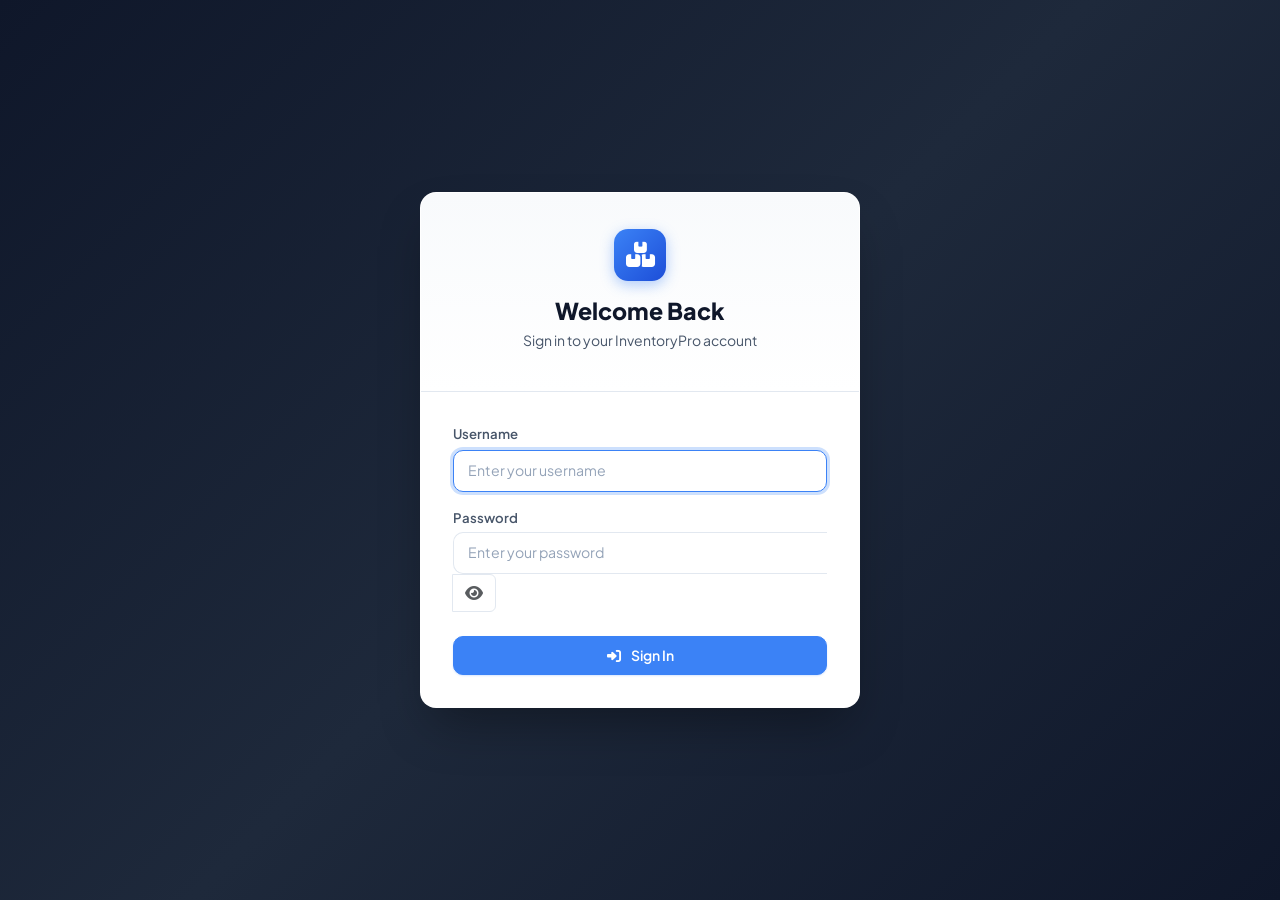
<file: target/classes/static/purchases.html>
<!DOCTYPE html>
<html lang="en">
<head>
    <meta charset="UTF-8">
    <meta name="viewport" content="width=device-width, initial-scale=1.0">
    <title>Purchase Management - InventoryPro ERP</title>
    <link rel="preconnect" href="https://fonts.googleapis.com">
    <link rel="preconnect" href="https://fonts.gstatic.com" crossorigin>
    <link href="https://fonts.googleapis.com/css2?family=Plus+Jakarta+Sans:wght@400;500;600;700;800&display=swap" rel="stylesheet">
    <link href="https://cdnjs.cloudflare.com/ajax/libs/bootstrap/5.3.3/css/bootstrap.min.css" crossorigin="anonymous" rel="stylesheet">
    <link href="https://cdnjs.cloudflare.com/ajax/libs/font-awesome/6.5.1/css/all.min.css" crossorigin="anonymous" rel="stylesheet">
    <link href="css/style.css" rel="stylesheet">
</head>
<body>

<div class="app-container">
    <aside id="layoutSidebar"></aside>

    <div class="app-main">
        <div id="layoutHeader"></div>

        <main class="page-content">
            <div id="alertBox"></div>

            <div class="d-flex flex-wrap justify-content-between align-items-center mb-4 gap-2">
                <div>
                    <h3 class="font-weight-800 text-primary mb-1">Purchase Orders</h3>
                    <p class="text-muted mb-0 small">Record supplier stock acquisitions and automatically increment inventory.</p>
                </div>
            </div>

            <!-- Create Purchase Order Card -->
            <div class="card-custom mb-4">
                <div class="card-header-custom bg-light">
                    <h5 class="card-title-custom">
                        <i class="fas fa-truck-loading text-primary"></i> Create Inward Purchase Order
                    </h5>
                </div>
                <div class="card-body-custom">
                    <form id="purchaseForm">
                        <div class="row g-3 mb-4">
                            <div class="col-md-6">
                                <label class="form-label-custom" for="supplierSelect">Select Supplier <span class="text-danger">*</span></label>
                                <select class="form-select-custom" id="supplierSelect" required></select>
                            </div>
                            <div class="col-md-6">
                                <label class="form-label-custom">Purchase Date</label>
                                <input type="text" class="form-control-custom bg-light" id="purchaseDateDisplay" readonly>
                            </div>
                        </div>

                        <!-- Purchase Items Table -->
                        <div class="table-responsive mb-3 border rounded">
                            <table class="table table-hover align-middle mb-0" id="itemsTable">
                                <thead class="table-light">
                                    <tr>
                                        <th style="min-width: 250px;">Product Item</th>
                                        <th style="width: 140px;">Current Stock</th>
                                        <th style="width: 140px;">Purchase Qty</th>
                                        <th style="width: 160px;">Unit Cost (₹)</th>
                                        <th style="width: 160px;">Subtotal</th>
                                        <th style="width: 60px;"></th>
                                    </tr>
                                </thead>
                                <tbody id="itemsBody"></tbody>
                            </table>
                        </div>

                        <div class="d-flex justify-content-between align-items-center flex-wrap gap-2 mb-4">
                            <button type="button" class="btn-secondary-custom" onclick="addItemRow()">
                                <i class="fas fa-plus text-primary"></i> Add Item Line
                            </button>
                            <div class="text-end">
                                <span class="text-muted small d-block">Grand Total Amount:</span>
                                <h3 class="font-weight-800 text-primary mb-0" id="grandTotal">₹0.00</h3>
                            </div>
                        </div>

                        <div class="text-end">
                            <button type="submit" class="btn-primary-custom px-4 py-2" id="submitPurchaseBtn">
                                <span id="submitBtnText"><i class="fas fa-check-circle me-1"></i> Submit Purchase & Update Stock</span>
                                <span id="submitBtnSpinner" class="spinner-border spinner-border-sm d-none" role="status"></span>
                            </button>
                        </div>
                    </form>
                </div>
            </div>

            <!-- Purchase History Card -->
            <div class="card-custom">
                <div class="card-header-custom">
                    <h5 class="card-title-custom">
                        <i class="fas fa-history text-primary"></i> Purchase History (<span id="purchaseCount">0</span>)
                    </h5>
                </div>
                <div class="card-body-custom p-0">
                    <div class="table-custom-wrapper">
                        <table class="table-custom">
                            <thead>
                                <tr>
                                    <th>Purchase ID</th>
                                    <th>Supplier</th>
                                    <th>Order Date</th>
                                    <th>Items Ordered</th>
                                    <th>Total Spend</th>
                                    <th>Payment Status</th>
                                    <th class="text-end">Action</th>
                                </tr>
                            </thead>
                            <tbody id="purchasesTable">
                                <tr><td colspan="7" class="text-center py-4 text-muted">Loading purchase history...</td></tr>
                            </tbody>
                        </table>
                    </div>
                </div>
            </div>
        </main>
    </div>
</div>

<!-- Purchase Details Modal -->
<div class="modal fade modal-custom" id="purchaseDetailsModal" tabindex="-1">
    <div class="modal-dialog modal-lg modal-dialog-centered">
        <div class="modal-content">
            <div class="modal-header">
                <h5 class="modal-title" id="detailsModalTitle">
                    <i class="fas fa-file-invoice text-primary me-2"></i> Purchase Order Details
                </h5>
                <button type="button" class="btn-close" data-bs-dismiss="modal"></button>
            </div>
            <div class="modal-body">
                <div class="row g-3 mb-3 p-3 bg-light rounded border">
                    <div class="col-sm-6">
                        <span class="text-muted small d-block">Supplier:</span>
                        <strong id="modalSupplierName">-</strong>
                    </div>
                    <div class="col-sm-6">
                        <span class="text-muted small d-block">Purchase Date:</span>
                        <strong id="modalPurchaseDate">-</strong>
                    </div>
                </div>
                <div class="table-responsive border rounded">
                    <table class="table table-sm table-striped mb-0">
                        <thead class="table-light">
                            <tr>
                                <th>Product</th>
                                <th>Quantity</th>
                                <th>Purchase Price</th>
                                <th class="text-end">Subtotal</th>
                            </tr>
                        </thead>
                        <tbody id="modalItemsBody"></tbody>
                    </table>
                </div>
                <div class="text-end mt-3">
                    <span class="text-muted me-2">Total Amount:</span>
                    <strong class="h4 text-primary" id="modalGrandTotal">₹0.00</strong>
                </div>
            </div>
            <div class="modal-footer">
                <button type="button" class="btn-secondary-custom" data-bs-dismiss="modal">Close</button>
            </div>
        </div>
    </div>
</div>

<script src="https://cdnjs.cloudflare.com/ajax/libs/bootstrap/5.3.3/js/bootstrap.bundle.min.js" crossorigin="anonymous"></script>
<script src="js/api.js"></script>
<script>
let productsList = [];
let allPurchases = [];
let purchaseDetailsModal = null;

(async function init() {
    await requireLogin('ADMIN');
    renderLayout('purchases.html', 'Purchases', 'Purchase Orders');

    purchaseDetailsModal = new bootstrap.Modal(document.getElementById('purchaseDetailsModal'));
    document.getElementById('purchaseDateDisplay').value = new Date().toLocaleString();

    await populateSelect('supplierSelect', '/suppliers', 'supplierId', 'supplierName', 'Select Supplier');
    await refreshProducts();
    addItemRow();
    await loadPurchases();
})();

async function refreshProducts() {
    try {
        productsList = await apiRequest('/products');
    } catch (e) {
        showToast('Failed to load products: ' + e.message, 'danger');
    }
}

function productOptions() {
    return productsList.map(p => `
        <option value="${p.productId}" data-price="${p.unitPrice}" data-stock="${p.quantity}">
            ${p.productName} (${p.productCode})
        </option>
    `).join('');
}

function addItemRow() {
    const tbody = document.getElementById('itemsBody');
    const row = document.createElement('tr');
    row.innerHTML = `
        <td>
            <select class="form-select form-select-sm product-select" required>
                <option value="">Choose a product...</option>
                ${productOptions()}
            </select>
        </td>
        <td><span class="badge-pill bg-light border text-secondary stock-cell">-</span></td>
        <td><input type="number" min="1" class="form-control form-control-sm qty-input" value="1" required></td>
        <td><input type="number" step="0.01" min="0.01" class="form-control form-control-sm price-input" placeholder="0.00" required></td>
        <td><strong class="subtotal-cell text-primary">₹0.00</strong></td>
        <td class="text-center">
            <button type="button" class="btn btn-sm btn-outline-danger py-0 px-2" title="Remove line" onclick="this.closest('tr').remove(); recalcTotal();">
                <i class="fas fa-times"></i>
            </button>
        </td>
    `;
    tbody.appendChild(row);

    const select = row.querySelector('.product-select');
    const priceInput = row.querySelector('.price-input');
    const qtyInput = row.querySelector('.qty-input');
    const stockCell = row.querySelector('.stock-cell');

    select.addEventListener('change', () => {
        const opt = select.options[select.selectedIndex];
        stockCell.textContent = opt.dataset.stock !== undefined ? opt.dataset.stock + ' units' : '-';
        priceInput.value = opt.dataset.price || '';
        recalcRow(row);
    });

    [qtyInput, priceInput].forEach(inp => inp.addEventListener('input', () => recalcRow(row)));
}

function recalcRow(row) {
    const qty = parseFloat(row.querySelector('.qty-input').value) || 0;
    const price = parseFloat(row.querySelector('.price-input').value) || 0;
    row.querySelector('.subtotal-cell').textContent = formatCurrency(qty * price);
    recalcTotal();
}

function recalcTotal() {
    let total = 0;
    document.querySelectorAll('#itemsBody tr').forEach(row => {
        const qty = parseFloat(row.querySelector('.qty-input').value) || 0;
        const price = parseFloat(row.querySelector('.price-input').value) || 0;
        total += qty * price;
    });
    document.getElementById('grandTotal').textContent = formatCurrency(total);
}

async function loadPurchases() {
    showSkeleton('purchasesTable', 4, 7);
    try {
        allPurchases = await apiRequest('/purchases');
        document.getElementById('purchaseCount').textContent = allPurchases.length;
        renderPurchases(allPurchases);
    } catch (e) {
        showToast('Failed to load purchase history: ' + e.message, 'danger');
    }
}

function renderPurchases(purchases) {
    const tbody = document.getElementById('purchasesTable');
    if (!purchases.length) {
        tbody.innerHTML = `
            <tr>
                <td colspan="7">
                    <div class="empty-state">
                        <div class="empty-state-icon"><i class="fas fa-truck-loading"></i></div>
                        <h6 class="empty-state-title">No purchases recorded yet</h6>
                        <p class="empty-state-text">Create your first purchase order above to receive inventory.</p>
                    </div>
                </td>
            </tr>
        `;
        return;
    }

    tbody.innerHTML = purchases.map(p => `
        <tr>
            <td><code>#PO-${p.purchaseId}</code></td>
            <td><strong>${p.supplier ? p.supplier.supplierName : '-'}</strong></td>
            <td>${formatDate(p.purchaseDate)}</td>
            <td><span class="badge-pill bg-light border text-dark">${p.purchaseItems ? p.purchaseItems.length : 0} item(s)</span></td>
            <td><strong class="text-primary">${formatCurrency(p.totalAmount)}</strong></td>
            <td><span class="badge-pill badge-status-active"><i class="fas fa-check-circle me-1"></i> ${p.paymentStatus || 'COMPLETED'}</span></td>
            <td class="text-end">
                <button class="btn btn-sm btn-secondary-custom py-1 px-2" style="font-size: 0.775rem;" onclick='viewPurchaseDetails(${JSON.stringify(p).replace(/'/g, "&apos;")})'>
                    <i class="fas fa-eye me-1"></i> View Items
                </button>
            </td>
        </tr>
    `).join('');
}

function viewPurchaseDetails(p) {
    document.getElementById('detailsModalTitle').innerHTML = `<i class="fas fa-file-invoice text-primary me-2"></i> Purchase Order #PO-${p.purchaseId}`;
    document.getElementById('modalSupplierName').textContent = p.supplier ? p.supplier.supplierName : '-';
    document.getElementById('modalPurchaseDate').textContent = formatDate(p.purchaseDate);
    document.getElementById('modalGrandTotal').textContent = formatCurrency(p.totalAmount);

    const tbody = document.getElementById('modalItemsBody');
    const items = p.purchaseItems || [];
    if (!items.length) {
        tbody.innerHTML = '<tr><td colspan="4" class="text-center py-3 text-muted">No line item details available</td></tr>';
    } else {
        tbody.innerHTML = items.map(it => `
            <tr>
                <td>${it.product ? it.product.productName : 'Product #' + it.productId}</td>
                <td>${it.quantity}</td>
                <td>${formatCurrency(it.purchasePrice)}</td>
                <td class="text-end font-weight-600">${formatCurrency(it.subtotal || (it.quantity * it.purchasePrice))}</td>
            </tr>
        `).join('');
    }
    purchaseDetailsModal.show();
}

document.getElementById('purchaseForm').addEventListener('submit', async (e) => {
    e.preventDefault();
    const supplierId = document.getElementById('supplierSelect').value;
    if (!supplierId) {
        showToast('Please select a supplier', 'warning');
        return;
    }

    const items = [];
    document.querySelectorAll('#itemsBody tr').forEach(row => {
        const prodSelect = row.querySelector('.product-select');
        const productId = prodSelect ? prodSelect.value : null;
        const qty = parseInt(row.querySelector('.qty-input').value, 10);
        const price = parseFloat(row.querySelector('.price-input').value);

        if (productId && qty > 0 && price > 0) {
            items.push({
                productId: parseInt(productId, 10),
                quantity: qty,
                purchasePrice: price
            });
        }
    });

    if (!items.length) {
        showToast('Please add at least one valid product line with quantity and price', 'warning');
        return;
    }

    const submitBtn = document.getElementById('submitPurchaseBtn');
    const btnText = document.getElementById('submitBtnText');
    const btnSpinner = document.getElementById('submitBtnSpinner');

    submitBtn.disabled = true;
    btnText.classList.add('d-none');
    btnSpinner.classList.remove('d-none');

    try {
        await apiRequest('/purchases', 'POST', {
            supplierId: parseInt(supplierId, 10),
            items
        });

        showToast('Purchase order saved! Stock automatically updated.', 'success');
        document.getElementById('itemsBody').innerHTML = '';
        addItemRow();
        recalcTotal();
        await refreshProducts();
        await loadPurchases();
    } catch (err) {
        showToast(err.message, 'danger');
    } finally {
        submitBtn.disabled = false;
        btnText.classList.remove('d-none');
        btnSpinner.classList.add('d-none');
    }
});
</script>
</body>
</html>
</file>
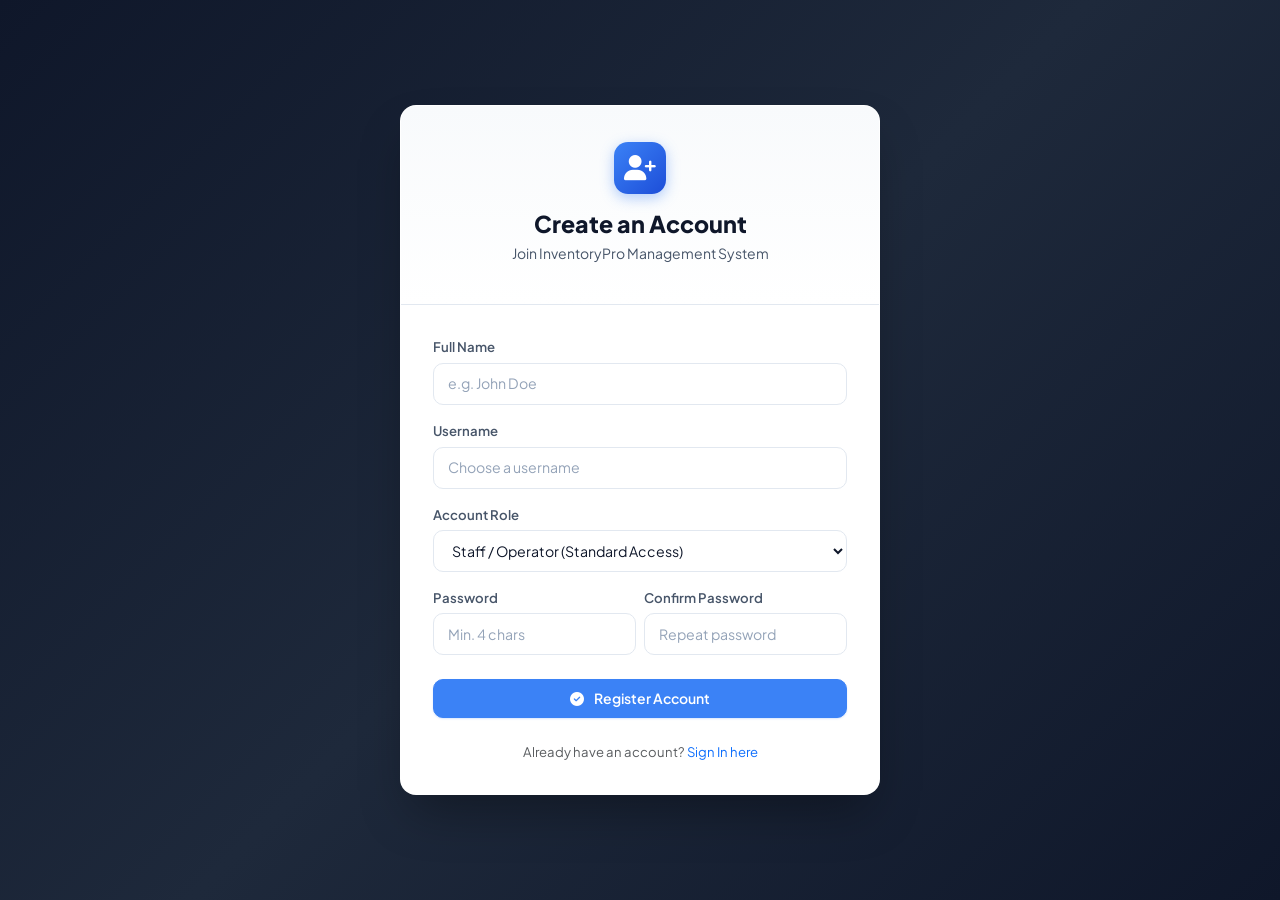
<file: target/classes/static/register.html>
<!DOCTYPE html>
<html lang="en">
<head>
    <meta charset="UTF-8">
    <meta name="viewport" content="width=device-width, initial-scale=1.0">
    <title>Create Account - InventoryPro ERP</title>
    <link rel="preconnect" href="https://fonts.googleapis.com">
    <link rel="preconnect" href="https://fonts.gstatic.com" crossorigin>
    <link href="https://fonts.googleapis.com/css2?family=Plus+Jakarta+Sans:wght@400;500;600;700;800&display=swap" rel="stylesheet">
    <link href="https://cdnjs.cloudflare.com/ajax/libs/bootstrap/5.3.3/css/bootstrap.min.css" crossorigin="anonymous" rel="stylesheet">
    <link href="https://cdnjs.cloudflare.com/ajax/libs/font-awesome/6.5.1/css/all.min.css" crossorigin="anonymous" rel="stylesheet">
    <link href="css/style.css" rel="stylesheet">
</head>
<body>

<div class="auth-wrapper">
    <div class="auth-card" style="max-width: 480px;">
        <div class="auth-header">
            <div class="auth-logo">
                <i class="fas fa-user-plus"></i>
            </div>
            <h2 class="auth-title">Create an Account</h2>
            <p class="auth-subtitle">Join InventoryPro Management System</p>
        </div>

        <div class="auth-body">
            <div id="alertBox"></div>

            <form id="registerForm">
                <div class="mb-3">
                    <label class="form-label-custom" for="fullName">Full Name</label>
                    <input type="text" class="form-control-custom" id="fullName" placeholder="e.g. John Doe" required>
                </div>

                <div class="mb-3">
                    <label class="form-label-custom" for="username">Username</label>
                    <input type="text" class="form-control-custom" id="username" placeholder="Choose a username" required minlength="3">
                </div>

                <div class="mb-3">
                    <label class="form-label-custom" for="role">Account Role</label>
                    <select class="form-select-custom" id="role" required>
                        <option value="USER">Staff / Operator (Standard Access)</option>
                        <option value="ADMIN">Administrator (Full Access)</option>
                    </select>
                </div>

                <div class="row g-2 mb-3">
                    <div class="col-md-6">
                        <label class="form-label-custom" for="password">Password</label>
                        <input type="password" class="form-control-custom" id="password" placeholder="Min. 4 chars" required minlength="4">
                    </div>
                    <div class="col-md-6">
                        <label class="form-label-custom" for="confirmPassword">Confirm Password</label>
                        <input type="password" class="form-control-custom" id="confirmPassword" placeholder="Repeat password" required minlength="4">
                    </div>
                </div>

                <button type="submit" class="btn-primary-custom w-100 justify-content-center py-2 mt-2" id="registerBtn">
                    <span id="btnText"><i class="fas fa-check-circle me-2"></i> Register Account</span>
                    <span id="btnSpinner" class="spinner-border spinner-border-sm d-none" role="status"></span>
                </button>
            </form>

            <div class="text-center mt-4">
                <p class="small text-muted mb-0">
                    Already have an account? 
                    <a href="login.html" class="text-primary font-weight-600 text-decoration-none">Sign In here</a>
                </p>
            </div>
        </div>
    </div>
</div>

<script src="https://cdnjs.cloudflare.com/ajax/libs/bootstrap/5.3.3/js/bootstrap.bundle.min.js" crossorigin="anonymous"></script>
<script src="js/api.js"></script>
<script>
document.getElementById('registerForm').addEventListener('submit', async (e) => {
    e.preventDefault();
    
    const fullName = document.getElementById('fullName').value.trim();
    const username = document.getElementById('username').value.trim();
    const role = document.getElementById('role').value;
    const password = document.getElementById('password').value;
    const confirmPassword = document.getElementById('confirmPassword').value;

    if (password !== confirmPassword) {
        showAlert('alertBox', 'Passwords do not match. Please try again.', 'warning');
        return;
    }

    const registerBtn = document.getElementById('registerBtn');
    const btnText = document.getElementById('btnText');
    const btnSpinner = document.getElementById('btnSpinner');

    registerBtn.disabled = true;
    btnText.classList.add('d-none');
    btnSpinner.classList.remove('d-none');

    try {
        const res = await apiRequest('/auth/register', 'POST', {
            username,
            password,
            fullName,
            role
        });

        // Set token and redirect directly to dashboard
        setToken(res.token);
        setUser({
            userId: res.userId,
            username: res.username,
            fullName: res.fullName,
            role: res.role
        });

        showToast('Account created successfully! Redirecting...', 'success');
        setTimeout(() => {
            window.location.href = 'dashboard.html';
        }, 600);
    } catch (err) {
        registerBtn.disabled = false;
        btnText.classList.remove('d-none');
        btnSpinner.classList.add('d-none');
        showAlert('alertBox', err.message || 'Registration failed', 'danger');
    }
});
</script>
</body>
</html>
</file>
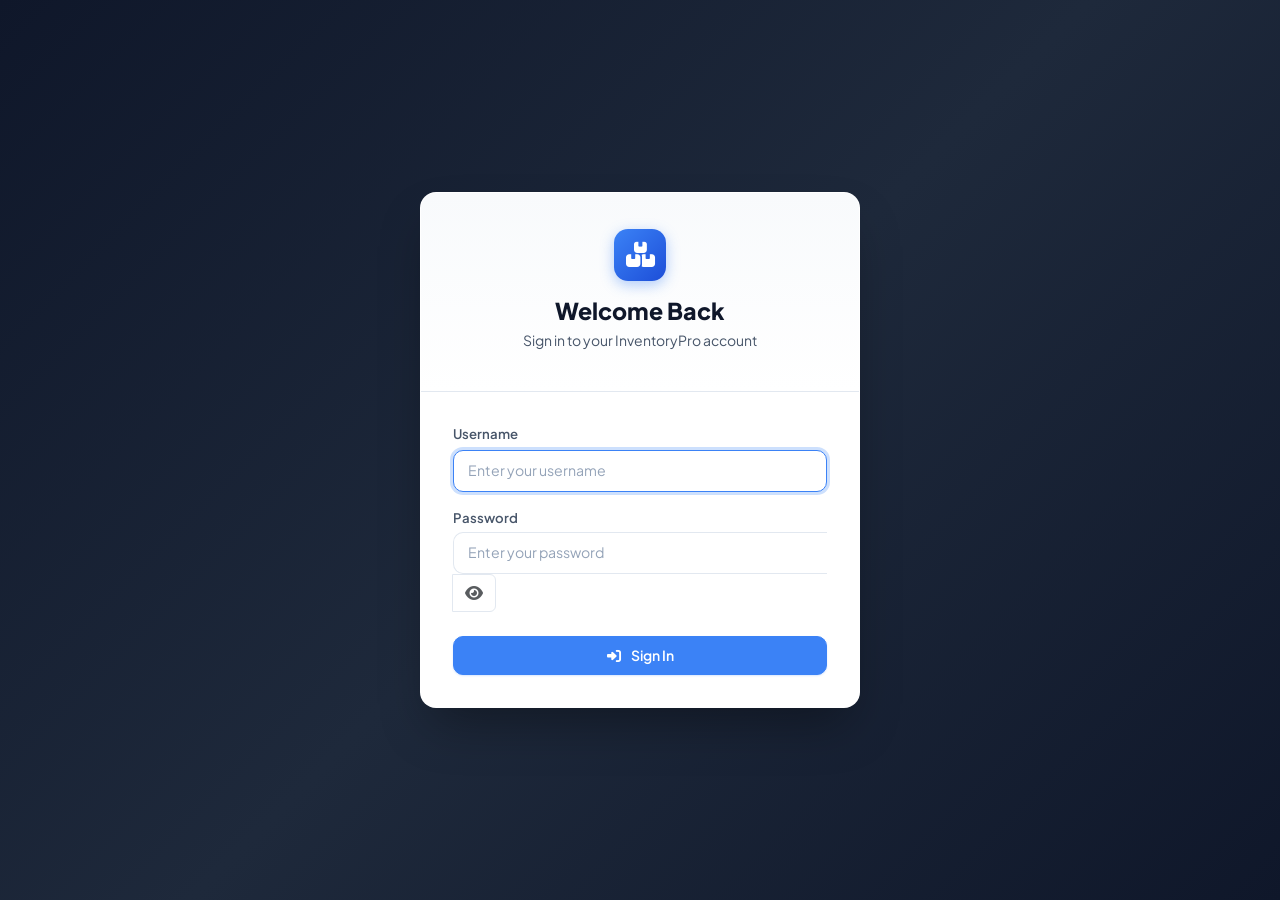
<file: target/classes/static/sales.html>
<!DOCTYPE html>
<html lang="en">
<head>
    <meta charset="UTF-8">
    <meta name="viewport" content="width=device-width, initial-scale=1.0">
    <title>Sales Orders - InventoryPro ERP</title>
    <link rel="preconnect" href="https://fonts.googleapis.com">
    <link rel="preconnect" href="https://fonts.gstatic.com" crossorigin>
    <link href="https://fonts.googleapis.com/css2?family=Plus+Jakarta+Sans:wght@400;500;600;700;800&display=swap" rel="stylesheet">
    <link href="https://cdnjs.cloudflare.com/ajax/libs/bootstrap/5.3.3/css/bootstrap.min.css" crossorigin="anonymous" rel="stylesheet">
    <link href="https://cdnjs.cloudflare.com/ajax/libs/font-awesome/6.5.1/css/all.min.css" crossorigin="anonymous" rel="stylesheet">
    <link href="css/style.css?v=1.2" rel="stylesheet">
</head>
<body>

<div class="app-container">
    <aside id="layoutSidebar"></aside>

    <div class="app-main">
        <div id="layoutHeader"></div>

        <main class="page-content">
            <div id="alertBox"></div>

            <div class="d-flex flex-wrap justify-content-between align-items-center mb-4 gap-2">
                <div>
                    <h3 class="font-weight-800 text-primary mb-1">Point of Sale & Billing</h3>
                    <p class="text-muted mb-0 small">Create customer invoices, apply individual product discounts, track buying records, and deduct stock in real time.</p>
                </div>
                <div class="d-flex gap-2">
                    <button type="button" class="btn-secondary-custom" onclick="openOnlinePaymentsModal()">
                        <i class="fas fa-wallet text-primary me-1"></i> Online Payments Table Log
                    </button>
                    <a href="customers.html" class="btn-secondary-custom">
                        <i class="fas fa-users text-primary me-1"></i> Customer Directory
                    </a>
                    <a href="pos.html" class="btn-primary-custom" style="background-color: var(--success); border-color: var(--success);">
                        <i class="fas fa-cash-register me-1"></i> Open Fast POS Terminal
                    </a>
                </div>
            </div>

            <!-- Create Sale Order Card -->
            <div class="card-custom mb-4">
                <div class="card-header-custom bg-light">
                    <h5 class="card-title-custom">
                        <i class="fas fa-cart-shopping text-success"></i> New Sales Order / Invoice
                    </h5>
                </div>
                <div class="card-body-custom">
                    <form id="saleForm">
                        <div class="row g-3 mb-4">
                            <div class="col-md-3">
                                <label class="form-label-custom" for="customerPhone">Customer Mobile / Phone <span class="text-danger">*</span></label>
                                <div class="input-group">
                                    <span class="input-group-text bg-white"><i class="fas fa-phone-alt text-primary"></i></span>
                                    <input type="text" class="form-control-custom" id="customerPhone" placeholder="e.g. 9876543210" oninput="lookupCustomerByPhone()" required>
                                </div>
                                <small id="custLookupMsg" class="text-success font-weight-600 d-none">
                                    <i class="fas fa-check-circle"></i> Existing customer loaded!
                                </small>
                            </div>
                            <div class="col-md-3">
                                <label class="form-label-custom" for="customerName">Customer Full Name <span class="text-danger">*</span></label>
                                <input type="text" class="form-control-custom" id="customerName" placeholder="e.g. Ramesh Retailer / Walk-in" required>
                            </div>
                            <div class="col-md-3">
                                <label class="form-label-custom" for="customerAddress">Customer Address</label>
                                <input type="text" class="form-control-custom" id="customerAddress" placeholder="e.g. MG Road, Bangalore">
                            </div>
                            <div class="col-md-3">
                                <label class="form-label-custom" for="paymentMethod">Payment Method <span class="text-danger">*</span></label>
                                <select class="form-select form-control-custom" id="paymentMethod" required>
                                    <option value="CASH" selected>💵 Cash</option>
                                    <option value="ONLINE">💳 Online Payment</option>
                                </select>
                            </div>
                        </div>

                        <!-- Global Discount for All Products Bar -->
                        <div class="p-3 mb-3 bg-light rounded border d-flex justify-content-between align-items-center flex-wrap gap-2">
                            <div class="d-flex align-items-center gap-2">
                                <span class="font-weight-700 text-secondary small">
                                    <i class="fas fa-tags text-warning me-1"></i> Discount for All Products (%):
                                </span>
                                <div class="d-flex gap-1">
                                    <button type="button" class="btn btn-sm btn-outline-secondary py-0 px-2 font-weight-700" onclick="setAndApplySalesGlobalDiscount(0)">0%</button>
                                    <button type="button" class="btn btn-sm btn-outline-secondary py-0 px-2 font-weight-700" onclick="setAndApplySalesGlobalDiscount(5)">5%</button>
                                    <button type="button" class="btn btn-sm btn-outline-secondary py-0 px-2 font-weight-700" onclick="setAndApplySalesGlobalDiscount(10)">10%</button>
                                    <button type="button" class="btn btn-sm btn-outline-secondary py-0 px-2 font-weight-700" onclick="setAndApplySalesGlobalDiscount(15)">15%</button>
                                    <button type="button" class="btn btn-sm btn-outline-secondary py-0 px-2 font-weight-700" onclick="setAndApplySalesGlobalDiscount(20)">20%</button>
                                </div>
                            </div>
                            <div class="d-flex align-items-center gap-2">
                                <div class="input-group input-group-sm" style="width: 230px;">
                                    <span class="input-group-text bg-white"><i class="fas fa-percent text-warning"></i></span>
                                    <input type="number" min="0" max="100" step="0.5" class="form-control form-control-sm text-end font-weight-700" id="salesGlobalDiscountInput" placeholder="Manual % (e.g. 12.5)" oninput="onSalesGlobalDiscountChange(this.value)">
                                    <button class="btn btn-warning btn-sm font-weight-700 text-dark px-2" type="button" onclick="applySalesDiscountToAll(document.getElementById('salesGlobalDiscountInput').value)">
                                        <i class="fas fa-check me-1"></i> Apply All
                                    </button>
                                </div>
                            </div>
                        </div>

                        <!-- Sale Items Table -->
                        <div class="table-responsive mb-3 border rounded">
                            <table class="table table-hover align-middle mb-0" id="itemsTable">
                                <thead class="table-light">
                                    <tr>
                                        <th style="min-width: 220px;">Product Item</th>
                                        <th style="width: 100px;">Available</th>
                                        <th style="width: 90px;">Qty</th>
                                        <th style="width: 120px;">Original Price</th>
                                        <th style="width: 110px;">Item Disc (%)</th>
                                        <th style="width: 130px;">Discounted Price</th>
                                        <th style="width: 130px;">Subtotal</th>
                                        <th style="width: 50px;"></th>
                                    </tr>
                                </thead>
                                <tbody id="itemsBody"></tbody>
                            </table>
                        </div>

                        <div class="d-flex justify-content-between align-items-center flex-wrap gap-2 mb-4 p-3 bg-light rounded border">
                            <button type="button" class="btn-secondary-custom" onclick="addItemRow()">
                                <i class="fas fa-plus text-success"></i> Add Item Line
                            </button>
                            <div class="text-end">
                                <div class="text-muted small">Gross Subtotal: <span id="grossSubtotal" class="font-weight-600">₹0.00</span></div>
                                <div class="text-success small font-weight-700" id="savingsRow" style="display: none;">
                                    Total Discount Savings: <span id="savingsAmount">- ₹0.00</span>
                                </div>
                                <div class="mt-1">
                                    <span class="text-dark font-weight-700 me-2">Payable Grand Total:</span>
                                    <span class="h3 font-weight-800 text-success mb-0" id="grandTotal">₹0.00</span>
                                </div>
                            </div>
                        </div>

                        <div class="text-end">
                            <button type="submit" class="btn-primary-custom px-4 py-2" id="submitSaleBtn" style="background-color: var(--success); border-color: var(--success);">
                                <span id="submitBtnText"><i class="fas fa-check-circle me-1"></i> Complete Sale & Save Customer Record</span>
                                <span id="submitBtnSpinner" class="spinner-border spinner-border-sm d-none" role="status"></span>
                            </button>
                        </div>
                    </form>
                </div>
            </div>

            <!-- Sales History Card -->
            <div class="card-custom">
                <div class="card-header-custom">
                    <h5 class="card-title-custom">
                        <i class="fas fa-receipt text-primary"></i> Sales Invoices History (<span id="salesCount">0</span>)
                    </h5>
                    <div class="search-input-group" style="max-width: 280px;">
                        <i class="fas fa-search"></i>
                        <input type="text" class="form-control-custom form-control-sm" id="searchCustomerInput" placeholder="Filter by customer / phone..." oninput="filterSales()">
                    </div>
                </div>
                <div class="card-body-custom p-0">
                    <div class="table-custom-wrapper">
                        <table class="table-custom">
                            <thead>
                                <tr>
                                    <th>Invoice #</th>
                                    <th>Customer Name</th>
                                    <th>Phone / Mobile</th>
                                    <th>Date</th>
                                    <th>Items Sold</th>
                                    <th>Discount</th>
                                    <th>Total Paid</th>
                                    <th>Payment Method</th>
                                    <th>Status</th>
                                    <th class="text-end">Action</th>
                                </tr>
                            </thead>
                            <tbody id="salesTable">
                                <tr><td colspan="10" class="text-center py-4 text-muted">Loading sales history...</td></tr>
                            </tbody>
                        </table>
                    </div>
                </div>
            </div>
        </main>
    </div>
</div>

<!-- Sale Invoice Details Modal -->
<div class="modal fade modal-custom" id="saleDetailsModal" tabindex="-1">
    <div class="modal-dialog modal-lg modal-dialog-centered">
        <div class="modal-content">
            <div class="modal-header">
                <h5 class="modal-title" id="invoiceModalTitle">
                    <i class="fas fa-receipt text-success me-2"></i> Sales Invoice
                </h5>
                <button type="button" class="btn-close" data-bs-dismiss="modal"></button>
            </div>
            <div class="modal-body" id="invoicePrintArea">
                <div class="row g-3 mb-3 p-3 bg-light rounded border">
                    <div class="col-sm-3">
                        <span class="text-muted small d-block">Customer:</span>
                        <strong class="h6 text-primary" id="modalCustomerName">-</strong>
                    </div>
                    <div class="col-sm-3">
                        <span class="text-muted small d-block">Phone:</span>
                        <strong class="text-dark" id="modalCustomerPhone">-</strong>
                    </div>
                    <div class="col-sm-3">
                        <span class="text-muted small d-block">Sale Date:</span>
                        <strong id="modalSaleDate">-</strong>
                    </div>
                    <div class="col-sm-3">
                        <span class="text-muted small d-block">Payment Method:</span>
                        <strong id="modalPaymentMethod">-</strong>
                    </div>
                </div>
                <div class="table-responsive border rounded">
                    <table class="table table-sm table-striped mb-0">
                        <thead class="table-light">
                            <tr>
                                <th>Product</th>
                                <th class="text-center">Quantity</th>
                                <th>Original Price</th>
                                <th>Item Discount</th>
                                <th>Effective Price</th>
                                <th class="text-end">Subtotal</th>
                            </tr>
                        </thead>
                        <tbody id="modalSaleItemsBody"></tbody>
                    </table>
                </div>
                <div class="d-flex justify-content-between align-items-center mt-3 pt-2 border-top">
                    <div>
                        <span class="badge-pill badge-status-active"><i class="fas fa-check"></i> PAID IN FULL</span>
                    </div>
                    <div class="text-end">
                        <div class="text-muted small" id="modalGrossRow" style="display: none;">Gross: <span id="modalGross">₹0.00</span></div>
                        <div class="text-success small font-weight-700" id="modalDiscountRow" style="display: none;">Total Discount: <span id="modalDiscount">- ₹0.00</span></div>
                        <div>
                            <span class="text-muted me-2 font-weight-700">Grand Total:</span>
                            <strong class="h4 text-success" id="modalSaleGrandTotal">₹0.00</strong>
                        </div>
                    </div>
                </div>
            </div>
            <div class="modal-footer">
                <button type="button" class="btn-secondary-custom" onclick="window.print()">
                    <i class="fas fa-print me-1"></i> Print Invoice
                </button>
                <button type="button" class="btn-primary-custom" data-bs-dismiss="modal">Close</button>
            </div>
        </div>
    </div>
</div>

<!-- Online Payments Log Modal -->
<div class="modal fade modal-custom" id="onlinePaymentsModal" tabindex="-1">
    <div class="modal-dialog modal-lg modal-dialog-centered">
        <div class="modal-content">
            <div class="modal-header bg-primary text-white">
                <h5 class="modal-title text-white">
                    <i class="fas fa-wallet me-2"></i> Online Payments Table (<code class="text-white">online_payments</code>)
                </h5>
                <button type="button" class="btn-close btn-close-white" data-bs-dismiss="modal"></button>
            </div>
            <div class="modal-body p-0">
                <div class="table-custom-wrapper">
                    <table class="table-custom mb-0">
                        <thead>
                            <tr>
                                <th>ID</th>
                                <th>Customer Name</th>
                                <th>Mobile Number</th>
                                <th>Amount Paid</th>
                                <th>Payment Time</th>
                                <th>Reference / Invoice #</th>
                            </tr>
                        </thead>
                        <tbody id="onlinePaymentsTableBody">
                            <tr><td colspan="6" class="text-center py-4 text-muted">Loading online payments...</td></tr>
                        </tbody>
                    </table>
                </div>
            </div>
            <div class="modal-footer bg-light">
                <button type="button" class="btn btn-secondary" data-bs-dismiss="modal">Close</button>
            </div>
        </div>
    </div>
</div>

<!-- Sales QR Code Payment Modal -->
<div class="modal fade modal-custom" id="salesQrPaymentModal" tabindex="-1" data-bs-backdrop="static">
    <div class="modal-dialog modal-dialog-centered" style="max-width: 420px;">
        <div class="modal-content border-0 shadow-lg">
            <div class="modal-header bg-primary text-white">
                <h5 class="modal-title text-white">
                    <i class="fas fa-qrcode me-2"></i> Online UPI Payment QR Code
                </h5>
                <button type="button" class="btn-close btn-close-white" data-bs-dismiss="modal"></button>
            </div>
            <div class="modal-body text-center p-4">
                <div class="badge bg-primary-subtle text-primary font-weight-700 mb-2 px-3 py-1" style="font-size: 0.85rem;">
                    <i class="fas fa-mobile-screen-button me-1"></i> Scan with GPay / PhonePe / Paytm / BHIM
                </div>

                <div class="my-3 p-3 bg-white border rounded shadow-sm d-inline-block">
                    <img id="salesQrImg" src="" alt="Payment QR Code" style="width: 200px; height: 200px; object-fit: contain;">
                </div>

                <div class="border-top border-bottom py-2 my-2 bg-light rounded">
                    <div class="text-muted small">Total Payable Amount:</div>
                    <h3 class="text-success font-weight-800 mb-0" id="salesQrPayAmount">₹0.00</h3>
                </div>

                <div class="text-start small mt-3 p-2 bg-light rounded border">
                    <div class="d-flex justify-content-between mb-1">
                        <span class="text-muted">Customer:</span>
                        <strong id="salesQrCustomerName" class="text-dark">-</strong>
                    </div>
                    <div class="d-flex justify-content-between mb-1">
                        <span class="text-muted">Mobile:</span>
                        <strong id="salesQrCustomerPhone" class="text-dark">-</strong>
                    </div>
                    <div class="d-flex justify-content-between">
                        <span class="text-muted">UPI ID:</span>
                        <code class="text-primary font-weight-700" id="salesQrDisplayUpi">inventorypro@upi</code>
                    </div>
                </div>

                <small class="text-muted d-block mt-2" style="font-size: 0.75rem;">
                    <i class="fas fa-info-circle me-1 text-info"></i> Transaction will be saved into <strong>online_payments</strong> table.
                </small>
            </div>
            <div class="modal-footer justify-content-between bg-light">
                <button type="button" class="btn btn-secondary py-2" data-bs-dismiss="modal">
                    <i class="fas fa-arrow-left me-1"></i> Cancel
                </button>
                <button type="button" class="btn btn-success py-2 px-4 font-weight-700" onclick="confirmSalesOnlinePayment()">
                    <i class="fas fa-check-circle me-1"></i> Confirm & Complete Sale
                </button>
            </div>
        </div>
    </div>
</div>

<script src="https://cdnjs.cloudflare.com/ajax/libs/bootstrap/5.3.3/js/bootstrap.bundle.min.js" crossorigin="anonymous"></script>
<script src="js/api.js"></script>
<script>
let productsList = [];
let allSales = [];
let saleDetailsModal = null;
let onlinePaymentsModal = null;
let salesQrPaymentModal = null;
let phoneTimer = null;
let pendingSaleData = null;

(async function init() {
    await requireLogin();
    renderLayout('sales.html', 'Sales Orders', 'Sales & Invoicing');

    saleDetailsModal = new bootstrap.Modal(document.getElementById('saleDetailsModal'));
    onlinePaymentsModal = new bootstrap.Modal(document.getElementById('onlinePaymentsModal'));
    salesQrPaymentModal = new bootstrap.Modal(document.getElementById('salesQrPaymentModal'));

    await refreshProducts();
    addItemRow();
    await loadSales();
})();

async function refreshProducts() {
    try {
        productsList = await apiRequest('/products');
    } catch (e) {
        showToast('Failed to load products: ' + e.message, 'danger');
    }
}

function lookupCustomerByPhone() {
    clearTimeout(phoneTimer);
    const phone = document.getElementById('customerPhone').value.trim();
    const msg = document.getElementById('custLookupMsg');

    if (phone.length >= 7) {
        phoneTimer = setTimeout(async () => {
            try {
                const customer = await apiRequest(`/customers/phone/${phone}`);
                if (customer && customer.name) {
                    document.getElementById('customerName').value = customer.name;
                    if (customer.address) document.getElementById('customerAddress').value = customer.address;
                    msg.classList.remove('d-none');
                } else {
                    msg.classList.add('d-none');
                }
            } catch (e) {
                msg.classList.add('d-none');
            }
        }, 400);
    } else {
        msg.classList.add('d-none');
    }
}

function productOptions() {
    return productsList.map(p => `
        <option value="${p.productId}" data-price="${p.sellingPrice}" data-stock="${p.quantity}" data-discount="${p.discount || 0}">
            ${p.productName} (${p.productCode}) - In Stock: ${p.quantity}
        </option>
    `).join('');
}

function addItemRow() {
    const tbody = document.getElementById('itemsBody');
    const row = document.createElement('tr');
    row.innerHTML = `
        <td>
            <select class="form-select form-select-sm product-select" required>
                <option value="">Choose a product...</option>
                ${productOptions()}
            </select>
        </td>
        <td><span class="badge-pill bg-light border text-secondary stock-cell">-</span></td>
        <td>
            <input type="number" min="1" class="form-control form-control-sm qty-input" value="1" required>
            <small class="text-danger stock-warning d-none">Exceeds stock!</small>
        </td>
        <td><input type="number" step="0.01" min="0" class="form-control form-control-sm orig-price-input bg-light" readonly required></td>
        <td>
            <div class="input-group input-group-sm" style="width: 85px;">
                <input type="number" min="0" max="100" step="1" class="form-control form-control-sm disc-input text-end font-weight-700 text-warning" value="0">
                <span class="input-group-text bg-white px-1">%</span>
            </div>
        </td>
        <td><strong class="disc-price-cell text-dark">₹0.00</strong></td>
        <td><strong class="subtotal-cell text-success">₹0.00</strong></td>
        <td class="text-center">
            <button type="button" class="btn btn-sm btn-outline-danger py-0 px-2" title="Remove line" onclick="this.closest('tr').remove(); recalcTotal();">
                <i class="fas fa-times"></i>
            </button>
        </td>
    `;
    tbody.appendChild(row);

    const select = row.querySelector('.product-select');
    const origPriceInput = row.querySelector('.orig-price-input');
    const qtyInput = row.querySelector('.qty-input');
    const discInput = row.querySelector('.disc-input');
    const stockCell = row.querySelector('.stock-cell');

    select.addEventListener('change', () => {
        const opt = select.options[select.selectedIndex];
        const stock = parseInt(opt.dataset.stock || '0', 10);
        stockCell.textContent = opt.value ? stock + ' units' : '-';
        origPriceInput.value = opt.dataset.price || '';
        discInput.value = opt.value ? opt.dataset.discount || '0' : '0';
        validateStockRow(row);
        recalcRow(row);
    });

    qtyInput.addEventListener('input', () => {
        validateStockRow(row);
        recalcRow(row);
    });

    discInput.addEventListener('input', () => {
        recalcRow(row);
    });
}

function validateStockRow(row) {
    const select = row.querySelector('.product-select');
    const opt = select.options[select.selectedIndex];
    const qtyInput = row.querySelector('.qty-input');
    const stockWarning = row.querySelector('.stock-warning');

    if (!opt.value) return;
    const available = parseInt(opt.dataset.stock || '0', 10);
    const requested = parseInt(qtyInput.value || '0', 10);

    if (requested > available) {
        stockWarning.classList.remove('d-none');
        qtyInput.classList.add('is-invalid');
    } else {
        stockWarning.classList.add('d-none');
        qtyInput.classList.remove('is-invalid');
    }
}

function recalcRow(row) {
    const qty = parseFloat(row.querySelector('.qty-input').value) || 0;
    const origPrice = parseFloat(row.querySelector('.orig-price-input').value) || 0;
    const itemDisc = Math.max(0, Math.min(100, parseFloat(row.querySelector('.disc-input').value) || 0));

    const discountFactor = (100.0 - itemDisc) / 100.0;
    const discountedPrice = Math.round(origPrice * discountFactor * 100.0) / 100.0;
    
    row.querySelector('.disc-price-cell').textContent = formatCurrency(discountedPrice);
    row.querySelector('.subtotal-cell').textContent = formatCurrency(qty * discountedPrice);
    recalcTotal();
}

function setAndApplySalesGlobalDiscount(val) {
    const input = document.getElementById('salesGlobalDiscountInput');
    if (input) input.value = val === 0 ? '' : val;
    applySalesDiscountToAll(val);
}

function onSalesGlobalDiscountChange(val) {
    const disc = parseFloat(val) || 0.0;
    applySalesDiscountToAll(disc);
}

function applySalesDiscountToAll(percent) {
    const disc = Math.max(0, Math.min(100, parseFloat(percent) || 0.0));
    document.querySelectorAll('#itemsBody tr').forEach(row => {
        const discInput = row.querySelector('.disc-input');
        if (discInput) {
            discInput.value = disc;
            recalcRow(row);
        }
    });
}

function recalcTotal() {
    let grossTotal = 0;
    let grandTotal = 0;

    document.querySelectorAll('#itemsBody tr').forEach(row => {
        const qty = parseFloat(row.querySelector('.qty-input').value) || 0;
        const origPrice = parseFloat(row.querySelector('.orig-price-input').value) || 0;
        const itemDisc = Math.max(0, Math.min(100, parseFloat(row.querySelector('.disc-input').value) || 0));
        const discountedPrice = Math.round(origPrice * ((100.0 - itemDisc) / 100.0) * 100.0) / 100.0;

        grossTotal += qty * origPrice;
        grandTotal += qty * discountedPrice;
    });

    const savings = grossTotal - grandTotal;

    document.getElementById('grossSubtotal').textContent = formatCurrency(grossTotal);
    const savingsRow = document.getElementById('savingsRow');
    if (savings > 0) {
        savingsRow.style.display = 'block';
        document.getElementById('savingsAmount').textContent = '- ' + formatCurrency(savings);
    } else {
        savingsRow.style.display = 'none';
    }

    document.getElementById('grandTotal').textContent = formatCurrency(grandTotal);
}

async function loadSales() {
    showSkeleton('salesTable', 4, 9);
    try {
        allSales = await apiRequest('/sales');
        filterSales();
    } catch (e) {
        showToast('Failed to load sales: ' + e.message, 'danger');
    }
}

function filterSales() {
    const term = document.getElementById('searchCustomerInput').value.trim().toLowerCase();
    const filtered = allSales.filter(s => {
        if (!term) return true;
        return (s.customerName || '').toLowerCase().includes(term) ||
               (s.customerPhone || '').toLowerCase().includes(term) ||
               String(s.saleId).includes(term);
    });
    renderSales(filtered);
}

function renderSales(sales) {
    document.getElementById('salesCount').textContent = sales.length;
    const tbody = document.getElementById('salesTable');
    if (!sales.length) {
        tbody.innerHTML = `
            <tr>
                <td colspan="9">
                    <div class="empty-state">
                        <div class="empty-state-icon"><i class="fas fa-shopping-cart"></i></div>
                        <h6 class="empty-state-title">No sales orders found</h6>
                        <p class="empty-state-text">Create your first sale order above.</p>
                    </div>
                </td>
            </tr>
        `;
        return;
    }

    tbody.innerHTML = sales.map(s => {
        const isOnline = (s.paymentMethod || 'CASH').toUpperCase() === 'ONLINE';
        const methodBadge = isOnline 
            ? '<span class="badge bg-primary-subtle text-primary border border-primary-subtle"><i class="fas fa-credit-card me-1"></i> Online</span>' 
            : '<span class="badge bg-success-subtle text-success border border-success-subtle"><i class="fas fa-money-bill-wave me-1"></i> Cash</span>';

        return `
        <tr>
            <td><code>#INV-${s.saleId}</code></td>
            <td><strong>${s.customerName}</strong></td>
            <td><code>${s.customerPhone || '<span class="text-muted">-</span>'}</code></td>
            <td>${formatDate(s.saleDate)}</td>
            <td><span class="badge-pill bg-light border text-dark">${s.saleItems ? s.saleItems.length : 0} item(s)</span></td>
            <td>
                ${s.discountAmount && s.discountAmount > 0 ? 
                  `<span class="badge bg-warning text-dark">-${formatCurrency(s.discountAmount)}</span>` : 
                  '<span class="text-muted small">None</span>'}
            </td>
            <td><strong class="text-success">${formatCurrency(s.totalAmount)}</strong></td>
            <td>${methodBadge}</td>
            <td><span class="badge-pill badge-status-active"><i class="fas fa-check-circle me-1"></i> ${s.paymentStatus || 'PAID'}</span></td>
            <td class="text-end">
                <button class="btn btn-sm btn-secondary-custom py-1 px-2" style="font-size: 0.775rem;" onclick='viewSaleDetails(${JSON.stringify(s).replace(/'/g, "&apos;")})'>
                    <i class="fas fa-file-invoice me-1"></i> View Invoice
                </button>
            </td>
        </tr>
    `;}).join('');
}

function viewSaleDetails(s) {
    document.getElementById('invoiceModalTitle').innerHTML = `<i class="fas fa-receipt text-success me-2"></i> Invoice #INV-${s.saleId}`;
    document.getElementById('modalCustomerName').textContent = s.customerName;
    document.getElementById('modalCustomerPhone').textContent = s.customerPhone || 'N/A';
    document.getElementById('modalSaleDate').textContent = formatDate(s.saleDate);
    document.getElementById('modalSaleGrandTotal').textContent = formatCurrency(s.totalAmount);

    const isOnline = (s.paymentMethod || 'CASH').toUpperCase() === 'ONLINE';
    document.getElementById('modalPaymentMethod').innerHTML = isOnline 
        ? '<span class="badge bg-primary text-white"><i class="fas fa-credit-card me-1"></i> Online Payment</span>'
        : '<span class="badge bg-success text-white"><i class="fas fa-money-bill-wave me-1"></i> Cash</span>';

    let grossAmount = 0;
    const tbody = document.getElementById('modalSaleItemsBody');
    const items = s.saleItems || [];
    if (!items.length) {
        tbody.innerHTML = '<tr><td colspan="6" class="text-center py-3 text-muted">No line item details</td></tr>';
    } else {
        tbody.innerHTML = items.map(it => {
            const orig = it.originalPrice || it.sellingPrice;
            grossAmount += (orig * it.quantity);
            const isDisc = it.discountPercentage && it.discountPercentage > 0;

            return `
                <tr>
                    <td>${it.product ? it.product.productName : 'Product #' + it.productId}</td>
                    <td class="text-center">${it.quantity}</td>
                    <td>${formatCurrency(orig)}</td>
                    <td>${isDisc ? `<span class="badge bg-warning text-dark">${it.discountPercentage}%</span>` : '<span class="text-muted small">-</span>'}</td>
                    <td><strong class="text-dark">${formatCurrency(it.sellingPrice)}</strong></td>
                    <td class="text-end font-weight-700 text-success">${formatCurrency(it.subtotal || (it.quantity * it.sellingPrice))}</td>
                </tr>
            `;
        }).join('');
    }

    const modalGrossRow = document.getElementById('modalGrossRow');
    const modalDiscRow = document.getElementById('modalDiscountRow');
    if (s.discountAmount && s.discountAmount > 0) {
        modalGrossRow.style.display = 'block';
        document.getElementById('modalGross').textContent = formatCurrency(grossAmount);
        modalDiscRow.style.display = 'block';
        document.getElementById('modalDiscount').textContent = `- ${formatCurrency(s.discountAmount)}`;
    } else {
        modalGrossRow.style.display = 'none';
        modalDiscRow.style.display = 'none';
    }

    saleDetailsModal.show();
}

async function openOnlinePaymentsModal() {
    onlinePaymentsModal.show();
    const tbody = document.getElementById('onlinePaymentsTableBody');
    tbody.innerHTML = '<tr><td colspan="6" class="text-center py-4 text-muted"><div class="spinner-border spinner-border-sm text-primary me-2"></div> Loading online payments table...</td></tr>';
    try {
        const payments = await apiRequest('/online-payments');
        if (!payments || !payments.length) {
            tbody.innerHTML = '<tr><td colspan="6" class="text-center py-4 text-muted"><i class="fas fa-wallet fa-2x mb-2 text-muted d-block"></i> No online payment transactions recorded yet.</td></tr>';
            return;
        }
        tbody.innerHTML = payments.map(p => `
            <tr>
                <td><code>#${p.id}</code></td>
                <td><strong>${p.customer || 'Walk-in Customer'}</strong></td>
                <td><code>${p.mobileNumber || '<span class="text-muted">-</span>'}</code></td>
                <td><strong class="text-success">${formatCurrency(p.amountPaid)}</strong></td>
                <td>${formatDate(p.paymentTime)}</td>
                <td><code>#INV-${p.saleId || '-'} (${p.transactionRef || 'UPI'})</code></td>
            </tr>
        `).join('');
    } catch (err) {
        tbody.innerHTML = `<tr><td colspan="6" class="text-center text-danger py-3">${err.message}</td></tr>`;
    }
}

document.getElementById('saleForm').addEventListener('submit', async (e) => {
    e.preventDefault();
    const customerName = document.getElementById('customerName').value.trim();
    const customerPhone = document.getElementById('customerPhone').value.trim();
    const customerAddress = document.getElementById('customerAddress').value.trim();
    const paymentMethod = document.getElementById('paymentMethod').value;

    const items = [];
    let hasStockError = false;
    let totalPayable = 0;

    document.querySelectorAll('#itemsBody tr').forEach(row => {
        const prodSelect = row.querySelector('.product-select');
        const opt = prodSelect ? prodSelect.options[prodSelect.selectedIndex] : null;
        const productId = prodSelect ? prodSelect.value : null;
        const qty = parseInt(row.querySelector('.qty-input').value, 10);
        const available = opt ? parseInt(opt.dataset.stock || '0', 10) : 0;
        const itemDisc = parseFloat(row.querySelector('.disc-input').value) || 0.0;
        const origPrice = parseFloat(row.querySelector('.orig-price-input').value) || 0;

        if (productId && qty > 0) {
            if (qty > available) {
                hasStockError = true;
            }
            const discPrice = Math.round(origPrice * ((100.0 - itemDisc) / 100.0) * 100.0) / 100.0;
            totalPayable += (qty * discPrice);
            items.push({
                productId: parseInt(productId, 10),
                quantity: qty,
                discountPercentage: itemDisc
            });
        }
    });

    if (hasStockError) {
        showToast('Insufficient stock available for one or more items.', 'danger');
        return;
    }

    if (!items.length) {
        showToast('Please add at least one product item to the order.', 'warning');
        return;
    }

    pendingSaleData = { customerName, customerPhone, customerAddress, paymentMethod, items };

    if (paymentMethod === 'ONLINE') {
        const cfg = window.MERCHANT_CONFIG || { upiId: "inventorypro@upi", merchantName: "InventoryPro ERP" };
        document.getElementById('salesQrDisplayUpi').textContent = cfg.upiId;
        document.getElementById('salesQrCustomerName').textContent = customerName;
        document.getElementById('salesQrCustomerPhone').textContent = customerPhone || 'N/A';
        document.getElementById('salesQrPayAmount').textContent = formatCurrency(totalPayable);

        if (cfg.customQrImageUrl && cfg.customQrImageUrl.trim() !== '') {
            document.getElementById('salesQrImg').src = cfg.customQrImageUrl;
        } else {
            const qrData = `upi://pay?pa=${encodeURIComponent(cfg.upiId)}&pn=${encodeURIComponent(cfg.merchantName)}&am=${totalPayable.toFixed(2)}&cu=INR`;
            document.getElementById('salesQrImg').src = `https://api.qrserver.com/v1/create-qr-code/?size=220x220&data=${encodeURIComponent(qrData)}`;
        }

        salesQrPaymentModal.show();
        return;
    }

    await executeSaleSubmission(pendingSaleData);
});

async function confirmSalesOnlinePayment() {
    salesQrPaymentModal.hide();
    if (pendingSaleData) {
        await executeSaleSubmission(pendingSaleData);
    }
}

async function executeSaleSubmission(salePayload) {
    const submitBtn = document.getElementById('submitSaleBtn');
    const btnText = document.getElementById('submitBtnText');
    const btnSpinner = document.getElementById('submitBtnSpinner');

    submitBtn.disabled = true;
    btnText.classList.add('d-none');
    btnSpinner.classList.remove('d-none');

    try {
        const sale = await apiRequest('/sales', 'POST', salePayload);

        if (salePayload.paymentMethod === 'ONLINE') {
            showToast('Online Payment recorded in online_payments table & Sale completed!', 'success');
        } else {
            showToast('Sale completed! Customer record and stock updated.', 'success');
        }

        document.getElementById('saleForm').reset();
        document.getElementById('itemsBody').innerHTML = '';
        document.getElementById('custLookupMsg').classList.add('d-none');
        addItemRow();
        recalcTotal();
        await refreshProducts();
        await loadSales();
    } catch (err) {
        showToast(err.message, 'danger');
    } finally {
        submitBtn.disabled = false;
        btnText.classList.remove('d-none');
        btnSpinner.classList.add('d-none');
        pendingSaleData = null;
    }
}
</script>
</body>
</html>
</file>
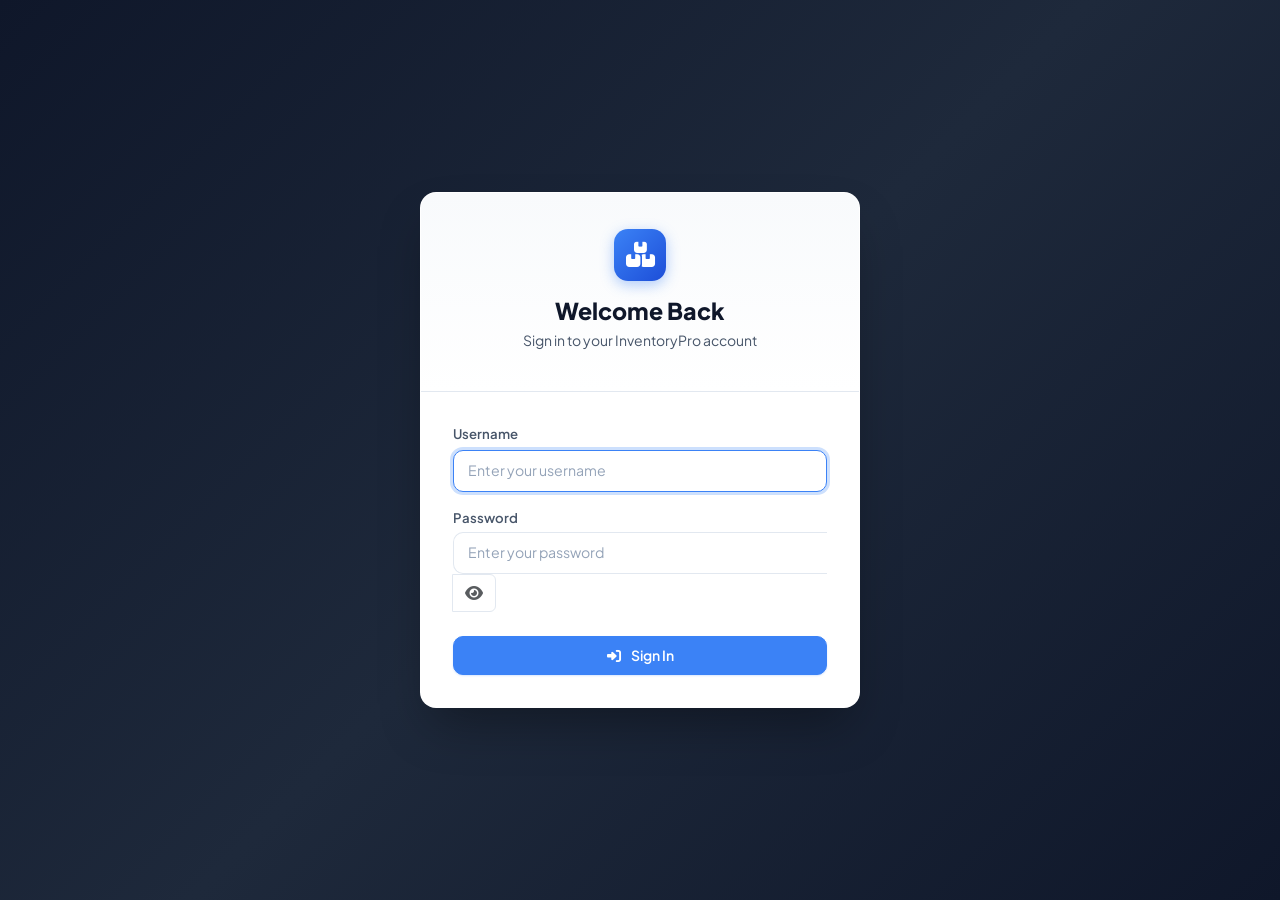
<file: target/classes/static/stock.html>
<!DOCTYPE html>
<html lang="en">
<head>
    <meta charset="UTF-8">
    <meta name="viewport" content="width=device-width, initial-scale=1.0">
    <title>Stock Monitoring - InventoryPro ERP</title>
    <link rel="preconnect" href="https://fonts.googleapis.com">
    <link rel="preconnect" href="https://fonts.gstatic.com" crossorigin>
    <link href="https://fonts.googleapis.com/css2?family=Plus+Jakarta+Sans:wght@400;500;600;700;800&display=swap" rel="stylesheet">
    <link href="https://cdnjs.cloudflare.com/ajax/libs/bootstrap/5.3.3/css/bootstrap.min.css" crossorigin="anonymous" rel="stylesheet">
    <link href="https://cdnjs.cloudflare.com/ajax/libs/font-awesome/6.5.1/css/all.min.css" crossorigin="anonymous" rel="stylesheet">
    <link href="css/style.css" rel="stylesheet">
</head>
<body>

<div class="app-container">
    <aside id="layoutSidebar"></aside>

    <div class="app-main">
        <div id="layoutHeader"></div>

        <main class="page-content">
            <div id="alertBox"></div>

            <div class="d-flex flex-wrap justify-content-between align-items-center mb-4 gap-2">
                <div>
                    <h3 class="font-weight-800 text-primary mb-1">Stock Levels & Movements</h3>
                    <p class="text-muted mb-0 small">Monitor warehouse stock balances, reorder indicators, and full transaction history.</p>
                </div>
            </div>

            <!-- Tab Filter Controls -->
            <div class="card-custom mb-4">
                <div class="card-body-custom py-2 d-flex flex-wrap justify-content-between align-items-center gap-2">
                    <div class="btn-group" role="group">
                        <button type="button" class="btn btn-sm btn-primary-custom" id="btnAll" onclick="changeFilter('all')">
                            <i class="fas fa-boxes me-1"></i> All Products
                        </button>
                        <button type="button" class="btn btn-sm btn-secondary-custom" id="btnLow" onclick="changeFilter('low')">
                            <i class="fas fa-exclamation-triangle text-warning me-1"></i> Low Stock Alerts
                        </button>
                        <button type="button" class="btn btn-sm btn-secondary-custom" id="btnOut" onclick="changeFilter('out')">
                            <i class="fas fa-circle-xmark text-danger me-1"></i> Out of Stock
                        </button>
                    </div>

                    <div class="search-input-group" style="max-width: 260px;">
                        <i class="fas fa-search"></i>
                        <input type="text" class="form-control-custom form-control-sm" id="searchInput" placeholder="Search stock table..." oninput="filterTable()">
                    </div>
                </div>
            </div>

            <!-- Current Stock Table Card -->
            <div class="card-custom mb-4">
                <div class="card-header-custom">
                    <h5 class="card-title-custom">
                        <i class="fas fa-warehouse text-primary"></i> Current Stock Balances (<span id="stockCount">0</span>)
                    </h5>
                </div>
                <div class="card-body-custom p-0">
                    <div class="table-custom-wrapper">
                        <table class="table-custom">
                            <thead>
                                <tr>
                                    <th>Code</th>
                                    <th>Product Name</th>
                                    <th>Category</th>
                                    <th>Stock Level Ratio</th>
                                    <th>Current Balance</th>
                                    <th>Min Threshold</th>
                                    <th>Stock Status</th>
                                    <th class="text-end">Quick Action</th>
                                </tr>
                            </thead>
                            <tbody id="stockTable">
                                <tr><td colspan="8" class="text-center py-4 text-muted">Loading inventory balances...</td></tr>
                            </tbody>
                        </table>
                    </div>
                </div>
            </div>

            <!-- Transaction Audit History Card -->
            <div class="card-custom">
                <div class="card-header-custom">
                    <h5 class="card-title-custom">
                        <i class="fas fa-list-check text-primary"></i> Stock Movement Audit Trail
                    </h5>
                </div>
                <div class="card-body-custom p-0">
                    <div class="table-custom-wrapper">
                        <table class="table-custom">
                            <thead>
                                <tr>
                                    <th>Txn ID</th>
                                    <th>Product</th>
                                    <th>Movement Type</th>
                                    <th>Quantity</th>
                                    <th>Previous Qty</th>
                                    <th>New Balance</th>
                                    <th>Timestamp</th>
                                </tr>
                            </thead>
                            <tbody id="transactionsTable">
                                <tr><td colspan="7" class="text-center py-4 text-muted">Loading movement logs...</td></tr>
                            </tbody>
                        </table>
                    </div>
                </div>
            </div>
        </main>
    </div>
</div>

<script src="https://cdnjs.cloudflare.com/ajax/libs/bootstrap/5.3.3/js/bootstrap.bundle.min.js" crossorigin="anonymous"></script>
<script src="js/api.js"></script>
<script>
let currentStockList = [];
let activeFilter = 'all';

(async function init() {
    await requireLogin();
    renderLayout('stock.html', 'Stock Monitoring', 'Inventory Levels');

    await loadStock('all');
    await loadTransactions();
})();

async function changeFilter(type) {
    activeFilter = type;
    document.getElementById('btnAll').className = type === 'all' ? 'btn btn-sm btn-primary-custom' : 'btn btn-sm btn-secondary-custom';
    document.getElementById('btnLow').className = type === 'low' ? 'btn btn-sm btn-primary-custom' : 'btn btn-sm btn-secondary-custom';
    document.getElementById('btnOut').className = type === 'out' ? 'btn btn-sm btn-primary-custom' : 'btn btn-sm btn-secondary-custom';

    await loadStock(type);
}

async function loadStock(filter) {
    showSkeleton('stockTable', 5, 8);
    let path = '/stock';
    if (filter === 'low') path = '/stock/low';
    if (filter === 'out') path = '/stock/out-of-stock';

    try {
        currentStockList = await apiRequest(path);
        filterTable();
    } catch (e) {
        showToast('Failed to load stock data: ' + e.message, 'danger');
    }
}

function filterTable() {
    const term = document.getElementById('searchInput').value.trim().toLowerCase();
    const filtered = currentStockList.filter(p => {
        if (!term) return true;
        return (p.productName || '').toLowerCase().includes(term) ||
               (p.productCode || '').toLowerCase().includes(term) ||
               (p.category ? p.category.categoryName.toLowerCase().includes(term) : false);
    });
    renderStock(filtered);
}

function renderStock(products) {
    document.getElementById('stockCount').textContent = products.length;
    const tbody = document.getElementById('stockTable');

    if (!products.length) {
        tbody.innerHTML = `
            <tr>
                <td colspan="8">
                    <div class="empty-state">
                        <div class="empty-state-icon"><i class="fas fa-boxes-stacked"></i></div>
                        <h6 class="empty-state-title">No items found</h6>
                        <p class="empty-state-text">No products match this stock filter.</p>
                    </div>
                </td>
            </tr>
        `;
        return;
    }

    tbody.innerHTML = products.map(p => {
        const qty = p.quantity || 0;
        const min = p.minimumStockLevel || 1;
        const percent = Math.min(100, Math.round((qty / (min * 3)) * 100));
        let barColor = 'bg-success';
        if (qty === 0) barColor = 'bg-danger';
        else if (qty <= min) barColor = 'bg-warning';

        return `
            <tr>
                <td><code>${p.productCode}</code></td>
                <td><strong>${p.productName}</strong></td>
                <td><span class="badge-pill bg-light border text-secondary">${p.category ? p.category.categoryName : '-'}</span></td>
                <td style="min-width: 140px;">
                    <div class="progress" style="height: 7px; border-radius: 4px;">
                        <div class="progress-bar ${barColor}" style="width: ${percent}%"></div>
                    </div>
                </td>
                <td><span class="font-weight-700">${qty} units</span></td>
                <td><span class="text-muted">${min} units</span></td>
                <td>${stockBadge(p.stockStatus, qty, min)}</td>
                <td class="text-end">
                    <a href="purchases.html" class="btn btn-sm btn-primary-custom py-1 px-2" style="font-size: 0.775rem;">
                        <i class="fas fa-cart-plus me-1"></i> Restock
                    </a>
                </td>
            </tr>
        `;
    }).join('');
}

async function loadTransactions() {
    showSkeleton('transactionsTable', 4, 7);
    try {
        const txns = await apiRequest('/stock/transactions');
        const tbody = document.getElementById('transactionsTable');

        if (!txns.length) {
            tbody.innerHTML = '<tr><td colspan="7" class="text-center py-4 text-muted">No stock movement logs recorded yet.</td></tr>';
            return;
        }

        tbody.innerHTML = txns.slice(0, 50).map(t => {
            let badgeClass = 'badge-pill bg-light border text-dark';
            let icon = 'fa-arrow-right';
            if (t.transactionType === 'PURCHASE') {
                badgeClass = 'badge-pill badge-status-active';
                icon = 'fa-arrow-down text-success';
            } else if (t.transactionType === 'SALE') {
                badgeClass = 'badge-pill badge-low-stock';
                icon = 'fa-arrow-up text-danger';
            }

            return `
                <tr>
                    <td><code>#TXN-${t.transactionId}</code></td>
                    <td><strong>${t.product ? t.product.productName : 'Product #' + t.product_id}</strong></td>
                    <td><span class="${badgeClass}"><i class="fas ${icon} me-1"></i> ${t.transactionType}</span></td>
                    <td><strong class="text-primary">${t.quantity > 0 ? '+' + t.quantity : t.quantity}</strong></td>
                    <td>${t.previousStock}</td>
                    <td><span class="font-weight-700">${t.updatedStock}</span></td>
                    <td>${formatDate(t.transactionDate)}</td>
                </tr>
            `;
        }).join('');
    } catch (e) {
        showToast('Failed to load transaction audit trail: ' + e.message, 'danger');
    }
}
</script>
</body>
</html>
</file>
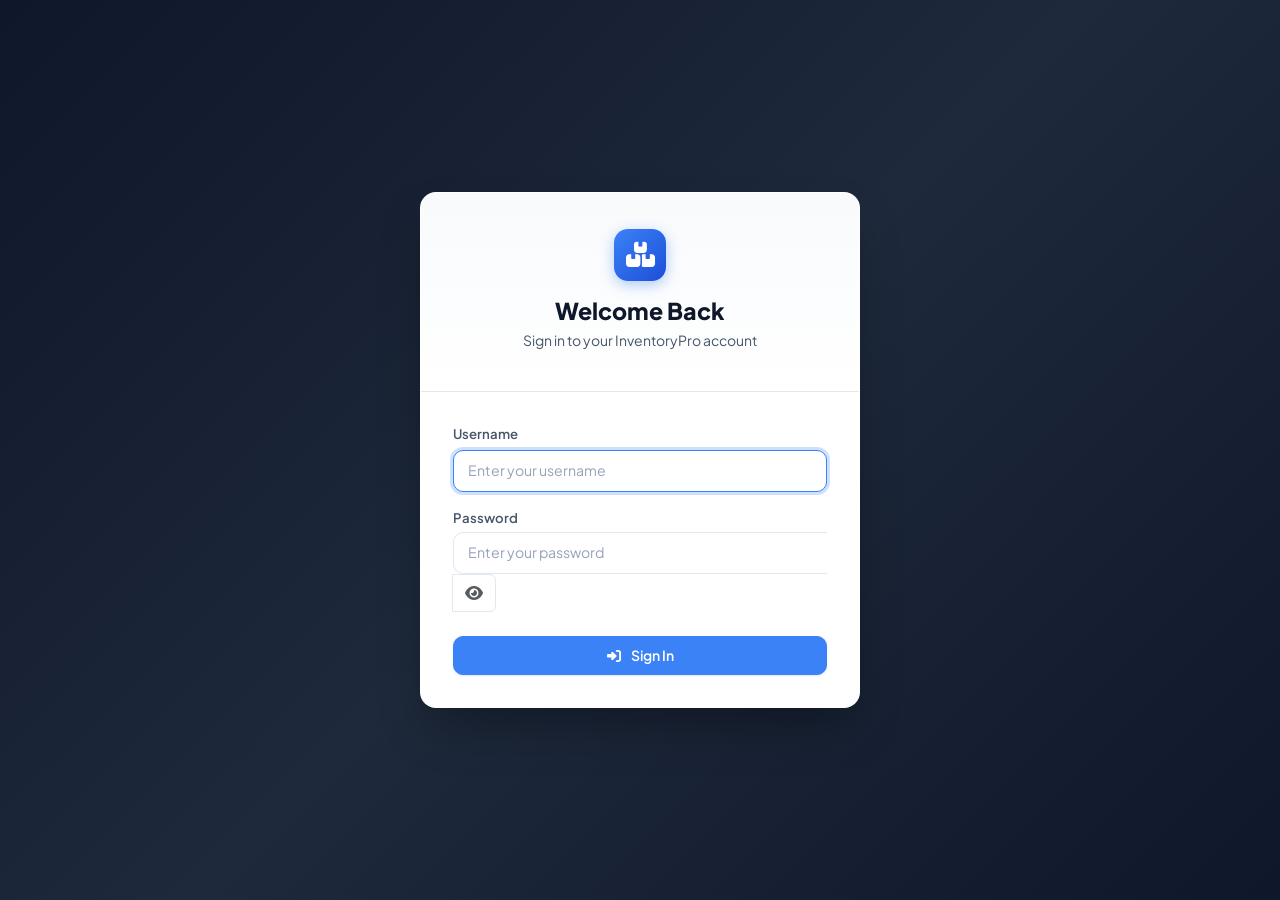
<file: target/classes/static/suppliers.html>
<!DOCTYPE html>
<html lang="en">
<head>
    <meta charset="UTF-8">
    <meta name="viewport" content="width=device-width, initial-scale=1.0">
    <title>Supplier Management - InventoryPro ERP</title>
    <link rel="preconnect" href="https://fonts.googleapis.com">
    <link rel="preconnect" href="https://fonts.gstatic.com" crossorigin>
    <link href="https://fonts.googleapis.com/css2?family=Plus+Jakarta+Sans:wght@400;500;600;700;800&display=swap" rel="stylesheet">
    <link href="https://cdnjs.cloudflare.com/ajax/libs/bootstrap/5.3.3/css/bootstrap.min.css" crossorigin="anonymous" rel="stylesheet">
    <link href="https://cdnjs.cloudflare.com/ajax/libs/font-awesome/6.5.1/css/all.min.css" crossorigin="anonymous" rel="stylesheet">
    <link href="css/style.css" rel="stylesheet">
</head>
<body>

<div class="app-container">
    <aside id="layoutSidebar"></aside>

    <div class="app-main">
        <div id="layoutHeader"></div>

        <main class="page-content">
            <div id="alertBox"></div>

            <div class="d-flex flex-wrap justify-content-between align-items-center mb-4 gap-2">
                <div>
                    <h3 class="font-weight-800 text-primary mb-1">Supplier Directory</h3>
                    <p class="text-muted mb-0 small">Manage vendors, contact information, GST details, and supplier catalogs.</p>
                </div>
                <button class="btn-primary-custom" onclick="openSupplierModal()">
                    <i class="fas fa-plus"></i> Add New Supplier
                </button>
            </div>

            <!-- Filter Bar -->
            <div class="filter-bar">
                <div class="search-input-group">
                    <i class="fas fa-search"></i>
                    <input type="text" class="form-control-custom" id="searchInput" placeholder="Search by name, company, or GST..." oninput="filterSuppliers()">
                </div>
            </div>

            <!-- Suppliers Table Card -->
            <div class="card-custom">
                <div class="card-header-custom">
                    <h5 class="card-title-custom">
                        <i class="fas fa-handshake text-primary"></i> Registered Suppliers (<span id="supplierCount">0</span>)
                    </h5>
                </div>
                <div class="card-body-custom p-0">
                    <div class="table-custom-wrapper">
                        <table class="table-custom">
                            <thead>
                                <tr>
                                    <th>Supplier Name</th>
                                    <th>Company</th>
                                    <th>Phone</th>
                                    <th>Email</th>
                                    <th>GST Number</th>
                                    <th>Address</th>
                                    <th class="text-end">Actions</th>
                                </tr>
                            </thead>
                            <tbody id="suppliersTable">
                                <tr><td colspan="7" class="text-center py-4 text-muted">Loading suppliers...</td></tr>
                            </tbody>
                        </table>
                    </div>
                </div>
            </div>
        </main>
    </div>
</div>

<!-- Supplier Modal -->
<div class="modal fade modal-custom" id="supplierModal" tabindex="-1">
    <div class="modal-dialog modal-lg modal-dialog-centered">
        <div class="modal-content">
            <div class="modal-header">
                <h5 class="modal-title" id="modalTitle">
                    <i class="fas fa-handshake text-primary me-2"></i> Add Supplier
                </h5>
                <button type="button" class="btn-close" data-bs-dismiss="modal"></button>
            </div>
            <form id="supplierForm">
                <div class="modal-body">
                    <input type="hidden" id="supplierId">
                    <div class="row g-3">
                        <div class="col-md-6">
                            <label class="form-label-custom" for="supplierName">Supplier / Contact Name <span class="text-danger">*</span></label>
                            <input type="text" class="form-control-custom" id="supplierName" placeholder="e.g. Rajesh Kumar" required>
                        </div>
                        <div class="col-md-6">
                            <label class="form-label-custom" for="companyName">Company / Business Name</label>
                            <input type="text" class="form-control-custom" id="companyName" placeholder="e.g. ABC Electronics Ltd.">
                        </div>

                        <div class="col-md-6">
                            <label class="form-label-custom" for="phone">Phone Number</label>
                            <input type="text" class="form-control-custom" id="phone" placeholder="e.g. 9876543210">
                        </div>
                        <div class="col-md-6">
                            <label class="form-label-custom" for="email">Email Address</label>
                            <input type="email" class="form-control-custom" id="email" placeholder="vendor@example.com">
                        </div>

                        <div class="col-md-6">
                            <label class="form-label-custom" for="gstNumber">GSTIN / Tax ID</label>
                            <input type="text" class="form-control-custom" id="gstNumber" placeholder="e.g. 29AAAAA0000A1Z5">
                        </div>
                        <div class="col-md-6">
                            <label class="form-label-custom" for="address">Business Address</label>
                            <input type="text" class="form-control-custom" id="address" placeholder="City, State, Country">
                        </div>
                    </div>
                </div>
                <div class="modal-footer">
                    <button type="button" class="btn-secondary-custom" data-bs-dismiss="modal">Cancel</button>
                    <button type="submit" class="btn-primary-custom" id="saveSupplierBtn">
                        <span id="saveBtnText"><i class="fas fa-save me-1"></i> Save Supplier</span>
                        <span id="saveBtnSpinner" class="spinner-border spinner-border-sm d-none" role="status"></span>
                    </button>
                </div>
            </form>
        </div>
    </div>
</div>

<!-- Supplier Products Modal -->
<div class="modal fade modal-custom" id="supplierProductsModal" tabindex="-1">
    <div class="modal-dialog modal-lg modal-dialog-centered">
        <div class="modal-content">
            <div class="modal-header">
                <h5 class="modal-title" id="supProdTitle">
                    <i class="fas fa-boxes-stacked text-primary me-2"></i> Supplier Catalog
                </h5>
                <button type="button" class="btn-close" data-bs-dismiss="modal"></button>
            </div>
            <div class="modal-body p-0">
                <div class="table-custom-wrapper">
                    <table class="table-custom">
                        <thead>
                            <tr>
                                <th>Code</th>
                                <th>Product Name</th>
                                <th>Cost Price</th>
                                <th>Selling Price</th>
                                <th>Stock Qty</th>
                            </tr>
                        </thead>
                        <tbody id="supProductsBody">
                            <tr><td colspan="5" class="text-center py-4 text-muted">Loading catalog...</td></tr>
                        </tbody>
                    </table>
                </div>
            </div>
            <div class="modal-footer">
                <button type="button" class="btn-secondary-custom" data-bs-dismiss="modal">Close</button>
            </div>
        </div>
    </div>
</div>

<!-- Delete Confirmation Modal -->
<div class="modal fade modal-custom" id="deleteModal" tabindex="-1">
    <div class="modal-dialog modal-dialog-centered">
        <div class="modal-content">
            <div class="modal-header bg-danger text-white">
                <h5 class="modal-title text-white">
                    <i class="fas fa-trash-alt me-2"></i> Delete Supplier
                </h5>
                <button type="button" class="btn-close btn-close-white" data-bs-dismiss="modal"></button>
            </div>
            <div class="modal-body py-4 text-center">
                <div class="text-danger mb-3"><i class="fas fa-triangle-exclamation fa-3x"></i></div>
                <h6 class="font-weight-700">Delete this supplier?</h6>
                <p class="text-muted small mb-0" id="deleteSupplierName"></p>
                <input type="hidden" id="deleteSupplierId">
            </div>
            <div class="modal-footer">
                <button type="button" class="btn-secondary-custom" data-bs-dismiss="modal">Cancel</button>
                <button type="button" class="btn-danger-custom" onclick="executeDelete()">
                    <i class="fas fa-trash-alt"></i> Delete
                </button>
            </div>
        </div>
    </div>
</div>

<script src="https://cdnjs.cloudflare.com/ajax/libs/bootstrap/5.3.3/js/bootstrap.bundle.min.js" crossorigin="anonymous"></script>
<script src="js/api.js"></script>
<script>
let allSuppliers = [];
let supplierModal = null;
let deleteModal = null;
let supplierProductsModal = null;
let isEditing = false;
let currentUser = null;

(async function init() {
    currentUser = await requireLogin('ADMIN');
    renderLayout('suppliers.html', 'Suppliers', 'Supplier Management');

    supplierModal = new bootstrap.Modal(document.getElementById('supplierModal'));
    deleteModal = new bootstrap.Modal(document.getElementById('deleteModal'));
    supplierProductsModal = new bootstrap.Modal(document.getElementById('supplierProductsModal'));

    await loadSuppliers();
})();

async function loadSuppliers() {
    showSkeleton('suppliersTable', 4, 7);
    try {
        allSuppliers = await apiRequest('/suppliers');
        filterSuppliers();
    } catch (e) {
        showToast('Failed to load suppliers: ' + e.message, 'danger');
    }
}

function filterSuppliers() {
    const term = document.getElementById('searchInput').value.trim().toLowerCase();
    const filtered = allSuppliers.filter(s => {
        if (!term) return true;
        return (s.supplierName || '').toLowerCase().includes(term) ||
               (s.companyName || '').toLowerCase().includes(term) ||
               (s.phone || '').toLowerCase().includes(term) ||
               (s.email || '').toLowerCase().includes(term) ||
               (s.gstNumber || '').toLowerCase().includes(term);
    });
    renderSuppliers(filtered);
}

function renderSuppliers(suppliers) {
    document.getElementById('supplierCount').textContent = suppliers.length;
    const tbody = document.getElementById('suppliersTable');
    const isAdmin = currentUser && (currentUser.role || '').toUpperCase() === 'ADMIN';

    if (suppliers.length === 0) {
        tbody.innerHTML = `
            <tr>
                <td colspan="7">
                    <div class="empty-state">
                        <div class="empty-state-icon"><i class="fas fa-handshake"></i></div>
                        <h6 class="empty-state-title">No suppliers found</h6>
                        <p class="empty-state-text">Add supplier records to manage stock purchases.</p>
                        <button class="btn-primary-custom" onclick="openSupplierModal()">
                            <i class="fas fa-plus"></i> Add Supplier
                        </button>
                    </div>
                </td>
            </tr>
        `;
        return;
    }

    tbody.innerHTML = suppliers.map(s => `
        <tr>
            <td><strong>${s.supplierName}</strong></td>
            <td>${s.companyName ? `<span class="badge-pill bg-light border text-dark">${s.companyName}</span>` : '<span class="text-muted">-</span>'}</td>
            <td>${s.phone ? `<a href="tel:${s.phone}" class="text-decoration-none text-secondary"><i class="fas fa-phone small text-muted me-1"></i>${s.phone}</a>` : '-'}</td>
            <td>${s.email ? `<a href="mailto:${s.email}" class="text-decoration-none text-primary"><i class="fas fa-envelope small text-muted me-1"></i>${s.email}</a>` : '-'}</td>
            <td>${s.gstNumber ? `<code>${s.gstNumber}</code>` : '-'}</td>
            <td><small class="text-muted">${s.address || '-'}</small></td>
            <td class="text-end">
                <div class="d-inline-flex gap-1">
                    <button class="btn-icon-action" title="View Supplied Products" onclick="viewSupplierProducts(${s.supplierId}, '${s.supplierName.replace(/'/g, "\\'")}')">
                        <i class="fas fa-boxes-stacked text-info"></i>
                    </button>
                    <button class="btn-icon-action" title="Edit" onclick='editSupplier(${JSON.stringify(s).replace(/'/g, "&apos;")})'>
                        <i class="fas fa-edit"></i>
                    </button>
                    ${isAdmin ? `
                    <button class="btn-icon-action btn-icon-danger" title="Delete" onclick="confirmDelete(${s.supplierId}, '${s.supplierName.replace(/'/g, "\\'")}')">
                        <i class="fas fa-trash-alt"></i>
                    </button>
                    ` : ''}
                </div>
            </td>
        </tr>
    `).join('');
}

function openSupplierModal() {
    isEditing = false;
    document.getElementById('modalTitle').innerHTML = '<i class="fas fa-handshake text-primary me-2"></i> Add New Supplier';
    document.getElementById('saveBtnText').innerHTML = '<i class="fas fa-save me-1"></i> Save Supplier';
    document.getElementById('supplierForm').reset();
    document.getElementById('supplierId').value = '';
    supplierModal.show();
}

function editSupplier(s) {
    isEditing = true;
    document.getElementById('modalTitle').innerHTML = '<i class="fas fa-pen-to-square text-primary me-2"></i> Edit Supplier';
    document.getElementById('saveBtnText').innerHTML = '<i class="fas fa-check me-1"></i> Update Supplier';
    document.getElementById('supplierId').value = s.supplierId;
    document.getElementById('supplierName').value = s.supplierName;
    document.getElementById('companyName').value = s.companyName || '';
    document.getElementById('phone').value = s.phone || '';
    document.getElementById('email').value = s.email || '';
    document.getElementById('gstNumber').value = s.gstNumber || '';
    document.getElementById('address').value = s.address || '';
    supplierModal.show();
}

document.getElementById('supplierForm').addEventListener('submit', async (e) => {
    e.preventDefault();
    const saveBtn = document.getElementById('saveSupplierBtn');
    const btnText = document.getElementById('saveBtnText');
    const btnSpinner = document.getElementById('saveBtnSpinner');

    const payload = {
        supplierName: document.getElementById('supplierName').value.trim(),
        companyName: document.getElementById('companyName').value.trim(),
        phone: document.getElementById('phone').value.trim(),
        email: document.getElementById('email').value.trim(),
        gstNumber: document.getElementById('gstNumber').value.trim(),
        address: document.getElementById('address').value.trim(),
        status: 'ACTIVE'
    };

    saveBtn.disabled = true;
    btnText.classList.add('d-none');
    btnSpinner.classList.remove('d-none');

    try {
        if (isEditing) {
            const id = document.getElementById('supplierId').value;
            await apiRequest('/suppliers/' + id, 'PUT', payload);
            showToast('Supplier updated successfully', 'success');
        } else {
            await apiRequest('/suppliers', 'POST', payload);
            showToast('Supplier added successfully', 'success');
        }
        supplierModal.hide();
        await loadSuppliers();
    } catch (err) {
        showToast(err.message, 'danger');
    } finally {
        saveBtn.disabled = false;
        btnText.classList.remove('d-none');
        btnSpinner.classList.add('d-none');
    }
});

async function viewSupplierProducts(supId, supName) {
    document.getElementById('supProdTitle').innerHTML = `<i class="fas fa-boxes-stacked text-primary me-2"></i> Products by ${supName}`;
    const tbody = document.getElementById('supProductsBody');
    tbody.innerHTML = '<tr><td colspan="5" class="text-center py-4 text-muted">Loading catalog...</td></tr>';
    supplierProductsModal.show();

    try {
        const prods = await apiRequest('/suppliers/' + supId + '/products');
        if (!prods.length) {
            tbody.innerHTML = '<tr><td colspan="5" class="text-center py-4 text-muted">No products currently assigned to this supplier.</td></tr>';
            return;
        }
        tbody.innerHTML = prods.map(p => `
            <tr>
                <td><code>${p.productCode}</code></td>
                <td><strong>${p.productName}</strong></td>
                <td>${formatCurrency(p.unitPrice)}</td>
                <td>${formatCurrency(p.sellingPrice)}</td>
                <td><span class="font-weight-700">${p.quantity} units</span></td>
            </tr>
        `).join('');
    } catch (e) {
        tbody.innerHTML = `<tr><td colspan="5" class="text-center py-4 text-danger">${e.message}</td></tr>`;
    }
}

function confirmDelete(id, name) {
    document.getElementById('deleteSupplierId').value = id;
    document.getElementById('deleteSupplierName').textContent = `"${name}" (ID: ${id})`;
    deleteModal.show();
}

async function executeDelete() {
    const id = document.getElementById('deleteSupplierId').value;
    try {
        await apiRequest('/suppliers/' + id, 'DELETE');
        showToast('Supplier deleted successfully', 'success');
        deleteModal.hide();
        await loadSuppliers();
    } catch (err) {
        showToast(err.message, 'danger');
    }
}
</script>
</body>
</html>
</file>
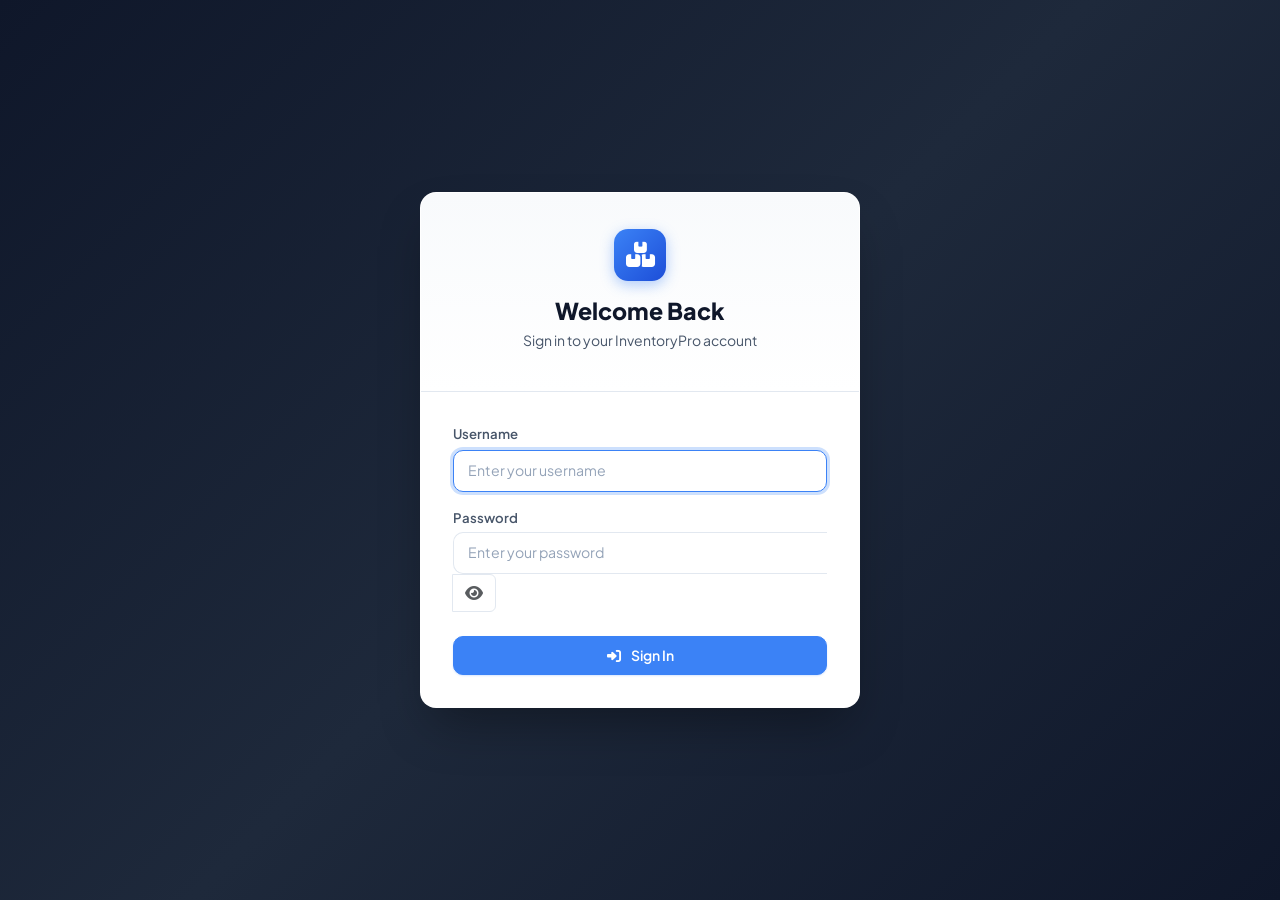
<file: target/classes/static/users.html>
<!DOCTYPE html>
<html lang="en">
<head>
    <meta charset="UTF-8">
    <meta name="viewport" content="width=device-width, initial-scale=1.0">
    <title>User Management - InventoryPro ERP</title>
    <link rel="preconnect" href="https://fonts.googleapis.com">
    <link rel="preconnect" href="https://fonts.gstatic.com" crossorigin>
    <link href="https://fonts.googleapis.com/css2?family=Plus+Jakarta+Sans:wght@400;500;600;700;800&display=swap" rel="stylesheet">
    <link href="https://cdnjs.cloudflare.com/ajax/libs/bootstrap/5.3.3/css/bootstrap.min.css" crossorigin="anonymous" rel="stylesheet">
    <link href="https://cdnjs.cloudflare.com/ajax/libs/font-awesome/6.5.1/css/all.min.css" crossorigin="anonymous" rel="stylesheet">
    <link href="css/style.css" rel="stylesheet">
</head>
<body>

<div class="app-container">
    <aside id="layoutSidebar"></aside>

    <div class="app-main">
        <div id="layoutHeader"></div>

        <main class="page-content">
            <div id="alertBox"></div>

            <div class="d-flex flex-wrap justify-content-between align-items-center mb-4 gap-2">
                <div>
                    <h3 class="font-weight-800 text-primary mb-1">User & Role Management</h3>
                    <p class="text-muted mb-0 small">Manage system staff accounts, assign administrative privileges, and toggle access.</p>
                </div>
                <button class="btn-primary-custom" onclick="openUserModal()">
                    <i class="fas fa-user-plus"></i> Add New User
                </button>
            </div>

            <!-- Users Table Card -->
            <div class="card-custom">
                <div class="card-header-custom">
                    <h5 class="card-title-custom">
                        <i class="fas fa-users-cog text-primary"></i> System Users (<span id="userCount">0</span>)
                    </h5>
                </div>
                <div class="card-body-custom p-0">
                    <div class="table-custom-wrapper">
                        <table class="table-custom">
                            <thead>
                                <tr>
                                    <th style="width: 80px;">ID</th>
                                    <th>User</th>
                                    <th>Full Name</th>
                                    <th>Role / Access Level</th>
                                    <th>Account Status</th>
                                    <th>Created Date</th>
                                    <th class="text-end">Actions</th>
                                </tr>
                            </thead>
                            <tbody id="usersTable">
                                <tr><td colspan="7" class="text-center py-4 text-muted">Loading users...</td></tr>
                            </tbody>
                        </table>
                    </div>
                </div>
            </div>
        </main>
    </div>
</div>

<!-- Add User Modal -->
<div class="modal fade modal-custom" id="userModal" tabindex="-1">
    <div class="modal-dialog modal-dialog-centered">
        <div class="modal-content">
            <div class="modal-header">
                <h5 class="modal-title" id="userModalTitle">
                    <i class="fas fa-user-plus text-primary me-2"></i> Add System User
                </h5>
                <button type="button" class="btn-close" data-bs-dismiss="modal"></button>
            </div>
            <form id="userForm">
                <div class="modal-body">
                    <div class="mb-3">
                        <label class="form-label-custom" for="newUsername">Username <span class="text-danger">*</span></label>
                        <input type="text" class="form-control-custom" id="newUsername" placeholder="e.g. jdoe" required minlength="3">
                    </div>
                    <div class="mb-3">
                        <label class="form-label-custom" for="newFullName">Full Name</label>
                        <input type="text" class="form-control-custom" id="newFullName" placeholder="e.g. John Doe">
                    </div>
                    <div class="mb-3">
                        <label class="form-label-custom" for="newRole">Role</label>
                        <select class="form-select-custom" id="newRole" required>
                            <option value="USER">Staff / Operator (Standard Access)</option>
                            <option value="ADMIN">Administrator (Full Access)</option>
                        </select>
                    </div>
                    <div class="mb-3">
                        <label class="form-label-custom" for="newPassword">Initial Password <span class="text-danger">*</span></label>
                        <input type="password" class="form-control-custom" id="newPassword" placeholder="Min. 4 characters" required minlength="4">
                    </div>
                </div>
                <div class="modal-footer">
                    <button type="button" class="btn-secondary-custom" data-bs-dismiss="modal">Cancel</button>
                    <button type="submit" class="btn-primary-custom" id="saveUserBtn">
                        <span id="saveUserBtnText"><i class="fas fa-save me-1"></i> Create User</span>
                        <span id="saveUserBtnSpinner" class="spinner-border spinner-border-sm d-none" role="status"></span>
                    </button>
                </div>
            </form>
        </div>
    </div>
</div>

<!-- Edit User Modal -->
<div class="modal fade modal-custom" id="editUserModal" tabindex="-1">
    <div class="modal-dialog modal-dialog-centered">
        <div class="modal-content">
            <div class="modal-header">
                <h5 class="modal-title">
                    <i class="fas fa-user-pen text-primary me-2"></i> Edit User Account
                </h5>
                <button type="button" class="btn-close" data-bs-dismiss="modal"></button>
            </div>
            <form id="editUserForm">
                <div class="modal-body">
                    <input type="hidden" id="editUserId">
                    <div class="mb-3">
                        <label class="form-label-custom">Username</label>
                        <input type="text" class="form-control-custom bg-light" id="editUsername" readonly>
                    </div>
                    <div class="mb-3">
                        <label class="form-label-custom" for="editFullName">Full Name</label>
                        <input type="text" class="form-control-custom" id="editFullName" placeholder="Full name">
                    </div>
                    <div class="row g-2 mb-3">
                        <div class="col-6">
                            <label class="form-label-custom" for="editRole">Role</label>
                            <select class="form-select-custom" id="editRole" required>
                                <option value="USER">USER (Staff)</option>
                                <option value="ADMIN">ADMIN (Full Admin)</option>
                            </select>
                        </div>
                        <div class="col-6">
                            <label class="form-label-custom" for="editStatus">Status</label>
                            <select class="form-select-custom" id="editStatus" required>
                                <option value="ACTIVE">ACTIVE</option>
                                <option value="INACTIVE">INACTIVE</option>
                            </select>
                        </div>
                    </div>
                    <div class="mb-3">
                        <label class="form-label-custom" for="editPassword">Reset Password (Optional)</label>
                        <input type="password" class="form-control-custom" id="editPassword" placeholder="Leave blank to keep unchanged">
                        <small class="text-muted">Only fill if you wish to overwrite the user's password.</small>
                    </div>
                </div>
                <div class="modal-footer">
                    <button type="button" class="btn-secondary-custom" data-bs-dismiss="modal">Cancel</button>
                    <button type="submit" class="btn-primary-custom" id="updateUserBtn">
                        <span id="updateUserBtnText"><i class="fas fa-check me-1"></i> Update User</span>
                        <span id="updateUserBtnSpinner" class="spinner-border spinner-border-sm d-none" role="status"></span>
                    </button>
                </div>
            </form>
        </div>
    </div>
</div>

<!-- Delete User Modal -->
<div class="modal fade modal-custom" id="deleteUserModal" tabindex="-1">
    <div class="modal-dialog modal-dialog-centered">
        <div class="modal-content">
            <div class="modal-header bg-danger text-white">
                <h5 class="modal-title text-white"><i class="fas fa-trash-alt me-2"></i> Delete User</h5>
                <button type="button" class="btn-close btn-close-white" data-bs-dismiss="modal"></button>
            </div>
            <div class="modal-body py-4 text-center">
                <div class="text-danger mb-3"><i class="fas fa-triangle-exclamation fa-3x"></i></div>
                <h6 class="font-weight-700">Delete this user account?</h6>
                <p class="text-muted small mb-0" id="deleteUserNameDisplay"></p>
                <input type="hidden" id="deleteUserId">
            </div>
            <div class="modal-footer">
                <button type="button" class="btn-secondary-custom" data-bs-dismiss="modal">Cancel</button>
                <button type="button" class="btn-danger-custom" onclick="executeDeleteUser()">
                    <i class="fas fa-trash-alt"></i> Delete Permanently
                </button>
            </div>
        </div>
    </div>
</div>

<script src="https://cdnjs.cloudflare.com/ajax/libs/bootstrap/5.3.3/js/bootstrap.bundle.min.js" crossorigin="anonymous"></script>
<script src="js/api.js"></script>
<script>
let allUsers = [];
let userModal = null;
let editUserModal = null;
let deleteUserModal = null;
let currentAdmin = null;

(async function init() {
    currentAdmin = await requireLogin('ADMIN');
    if (!currentAdmin) return;

    renderLayout('users.html', 'User Management', 'Admin / Users');

    userModal = new bootstrap.Modal(document.getElementById('userModal'));
    editUserModal = new bootstrap.Modal(document.getElementById('editUserModal'));
    deleteUserModal = new bootstrap.Modal(document.getElementById('deleteUserModal'));

    await loadUsers();
})();

async function loadUsers() {
    showSkeleton('usersTable', 4, 7);
    try {
        allUsers = await apiRequest('/users');
        document.getElementById('userCount').textContent = allUsers.length;
        renderUsers(allUsers);
    } catch (e) {
        showToast('Failed to load users: ' + e.message, 'danger');
    }
}

function renderUsers(users) {
    const tbody = document.getElementById('usersTable');
    if (!users.length) {
        tbody.innerHTML = '<tr><td colspan="7" class="text-center py-4 text-muted">No users found.</td></tr>';
        return;
    }

    tbody.innerHTML = users.map(u => {
        const isAdmin = (u.role || '').toUpperCase() === 'ADMIN';
        const isSelf = currentAdmin && (currentAdmin.userId === u.userId || currentAdmin.username === u.username);

        return `
            <tr>
                <td><code>#${u.userId}</code></td>
                <td>
                    <div class="d-flex align-items-center gap-2">
                        <div class="user-avatar" style="width: 32px; height: 32px; font-size: 0.8rem;">
                            ${(u.fullName || u.username).charAt(0).toUpperCase()}
                        </div>
                        <div>
                            <strong>${u.username}</strong>
                            ${isSelf ? '<span class="badge bg-secondary ms-1" style="font-size: 0.65rem;">You</span>' : ''}
                        </div>
                    </div>
                </td>
                <td>${u.fullName || '<span class="text-muted">-</span>'}</td>
                <td><span class="badge-pill ${isAdmin ? 'badge-role-admin' : 'badge-role-user'}">${u.role}</span></td>
                <td><span class="badge-pill ${u.status === 'ACTIVE' ? 'badge-status-active' : 'badge-status-inactive'}">${u.status || 'ACTIVE'}</span></td>
                <td><small class="text-muted">${formatDate(u.createdDate)}</small></td>
                <td class="text-end">
                    <div class="d-inline-flex gap-1">
                        <button class="btn-icon-action" title="Edit" onclick='openEditModal(${JSON.stringify(u).replace(/'/g, "&apos;")})'>
                            <i class="fas fa-edit"></i>
                        </button>
                        ${!isSelf ? `
                        <button class="btn-icon-action btn-icon-danger" title="Delete" onclick="confirmDeleteUser(${u.userId}, '${u.username}')">
                            <i class="fas fa-trash-alt"></i>
                        </button>
                        ` : ''}
                    </div>
                </td>
            </tr>
        `;
    }).join('');
}

function openUserModal() {
    document.getElementById('userForm').reset();
    userModal.show();
}

document.getElementById('userForm').addEventListener('submit', async (e) => {
    e.preventDefault();
    const saveBtn = document.getElementById('saveUserBtn');
    const btnText = document.getElementById('saveUserBtnText');
    const btnSpinner = document.getElementById('saveUserBtnSpinner');

    const payload = {
        username: document.getElementById('newUsername').value.trim(),
        fullName: document.getElementById('newFullName').value.trim(),
        role: document.getElementById('newRole').value,
        password: document.getElementById('newPassword').value
    };

    saveBtn.disabled = true;
    btnText.classList.add('d-none');
    btnSpinner.classList.remove('d-none');

    try {
        await apiRequest('/users', 'POST', payload);
        showToast('User created successfully', 'success');
        userModal.hide();
        await loadUsers();
    } catch (err) {
        showToast(err.message, 'danger');
    } finally {
        saveBtn.disabled = false;
        btnText.classList.remove('d-none');
        btnSpinner.classList.add('d-none');
    }
});

function openEditModal(u) {
    document.getElementById('editUserId').value = u.userId;
    document.getElementById('editUsername').value = u.username;
    document.getElementById('editFullName').value = u.fullName || '';
    document.getElementById('editRole').value = u.role || 'USER';
    document.getElementById('editStatus').value = u.status || 'ACTIVE';
    document.getElementById('editPassword').value = '';
    editUserModal.show();
}

document.getElementById('editUserForm').addEventListener('submit', async (e) => {
    e.preventDefault();
    const updateBtn = document.getElementById('updateUserBtn');
    const btnText = document.getElementById('updateUserBtnText');
    const btnSpinner = document.getElementById('updateUserBtnSpinner');

    const id = document.getElementById('editUserId').value;
    const payload = {
        fullName: document.getElementById('editFullName').value.trim(),
        role: document.getElementById('editRole').value,
        status: document.getElementById('editStatus').value
    };
    const newPwd = document.getElementById('editPassword').value;
    if (newPwd) payload.password = newPwd;

    updateBtn.disabled = true;
    btnText.classList.add('d-none');
    btnSpinner.classList.remove('d-none');

    try {
        await apiRequest('/users/' + id, 'PUT', payload);
        showToast('User updated successfully', 'success');
        editUserModal.hide();
        await loadUsers();
    } catch (err) {
        showToast(err.message, 'danger');
    } finally {
        updateBtn.disabled = false;
        btnText.classList.remove('d-none');
        btnSpinner.classList.add('d-none');
    }
});

function confirmDeleteUser(id, username) {
    document.getElementById('deleteUserId').value = id;
    document.getElementById('deleteUserNameDisplay').textContent = `User: @${username} (ID: ${id})`;
    deleteUserModal.show();
}

async function executeDeleteUser() {
    const id = document.getElementById('deleteUserId').value;
    try {
        await apiRequest('/users/' + id, 'DELETE');
        showToast('User deleted successfully', 'success');
        deleteUserModal.hide();
        await loadUsers();
    } catch (err) {
        showToast(err.message, 'danger');
    }
}
</script>
</body>
</html>
</file>
<file: target/classes/static/css/style.css>
/* ==========================================================
   INVENTORY MANAGEMENT SYSTEM - ENTERPRISE DESIGN SYSTEM
   ========================================================== */

:root {
    --primary: #3b82f6;
    --primary-hover: #2563eb;
    --primary-light: #eff6ff;
    --primary-focus: rgba(59, 130, 246, 0.25);
    
    --secondary: #64748b;
    --secondary-hover: #475569;
    --secondary-light: #f1f5f9;

    --success: #10b981;
    --success-light: #ecfdf5;
    --success-dark: #047857;

    --warning: #f59e0b;
    --warning-light: #fffbeb;
    --warning-dark: #b45309;

    --danger: #ef4444;
    --danger-light: #fef2f2;
    --danger-dark: #b91c1c;

    --info: #06b6d4;
    --info-light: #ecfeff;

    --bg-body: #f8fafc;
    --bg-card: #ffffff;
    --bg-sidebar: #0f172a;
    --bg-sidebar-hover: #1e293b;
    --bg-sidebar-active: #2563eb;

    --text-primary: #0f172a;
    --text-secondary: #475569;
    --text-muted: #94a3b8;
    --text-sidebar: #94a3b8;
    --text-sidebar-active: #ffffff;

    --border-color: #e2e8f0;
    --border-light: #f1f5f9;
    --border-focus: #3b82f6;

    --radius-sm: 6px;
    --radius-md: 10px;
    --radius-lg: 14px;
    --radius-full: 9999px;

    --shadow-sm: 0 1px 2px 0 rgba(0, 0, 0, 0.05);
    --shadow-md: 0 4px 6px -1px rgba(0, 0, 0, 0.08), 0 2px 4px -2px rgba(0, 0, 0, 0.04);
    --shadow-lg: 0 10px 15px -3px rgba(0, 0, 0, 0.08), 0 4px 6px -4px rgba(0, 0, 0, 0.03);
    --shadow-card: 0 1px 3px rgba(0,0,0,0.05), 0 1px 2px rgba(0,0,0,0.06);

    --sidebar-width: 260px;
    --header-height: 64px;
    --transition: all 0.2s cubic-bezier(0.4, 0, 0.2, 1);
}

* {
    box-sizing: border-box;
    margin: 0;
    padding: 0;
}

body {
    font-family: 'Plus Jakarta Sans', 'Inter', -apple-system, BlinkMacSystemFont, "Segoe UI", Roboto, sans-serif;
    background-color: var(--bg-body);
    color: var(--text-primary);
    line-height: 1.5;
    font-size: 0.9375rem;
    min-height: 100vh;
    overflow-x: hidden;
}

/* ---------------- Layout ---------------- */
.app-container {
    display: flex;
    min-height: 100vh;
    width: 100%;
}

/* ---------------- Sidebar ---------------- */
.app-sidebar {
    width: var(--sidebar-width);
    background-color: var(--bg-sidebar);
    color: var(--text-sidebar);
    display: flex;
    flex-direction: column;
    position: fixed;
    top: 0;
    bottom: 0;
    left: 0;
    z-index: 1040;
    transition: transform 0.3s ease;
    border-right: 1px solid rgba(255, 255, 255, 0.05);
}

.sidebar-header {
    height: var(--header-height);
    display: flex;
    align-items: center;
    padding: 0 1.5rem;
    background-color: rgba(0, 0, 0, 0.15);
    border-bottom: 1px solid rgba(255, 255, 255, 0.06);
}

.sidebar-brand {
    display: flex;
    align-items: center;
    gap: 0.75rem;
    text-decoration: none;
    color: #ffffff;
    font-weight: 700;
    font-size: 1.125rem;
    letter-spacing: -0.02em;
}

.sidebar-brand-icon {
    width: 36px;
    height: 36px;
    border-radius: var(--radius-md);
    background: linear-gradient(135deg, #3b82f6, #1d4ed8);
    display: flex;
    align-items: center;
    justify-content: center;
    color: #ffffff;
    font-size: 1.1rem;
    box-shadow: 0 2px 8px rgba(59, 130, 246, 0.4);
}

.sidebar-nav {
    flex: 1;
    padding: 1.25rem 0.875rem;
    overflow-y: auto;
}

.nav-section-title {
    font-size: 0.7rem;
    font-weight: 700;
    text-transform: uppercase;
    letter-spacing: 0.08em;
    color: #64748b;
    padding: 0.75rem 0.875rem 0.375rem;
}

.nav-link-item {
    display: flex;
    align-items: center;
    gap: 0.75rem;
    padding: 0.65rem 0.875rem;
    color: var(--text-sidebar);
    text-decoration: none;
    font-weight: 500;
    font-size: 0.885rem;
    border-radius: var(--radius-md);
    margin-bottom: 0.2rem;
    transition: var(--transition);
}

.nav-link-item i {
    font-size: 1.05rem;
    width: 20px;
    text-align: center;
    color: #64748b;
    transition: var(--transition);
}

.nav-link-item:hover {
    background-color: var(--bg-sidebar-hover);
    color: #ffffff;
}

.nav-link-item:hover i {
    color: #60a5fa;
}

.nav-link-item.active {
    background-color: var(--bg-sidebar-active);
    color: #ffffff;
    font-weight: 600;
    box-shadow: 0 4px 12px rgba(37, 99, 235, 0.35);
}

.nav-link-item.active i {
    color: #ffffff;
}

.sidebar-footer {
    padding: 1rem 1.25rem;
    background-color: rgba(0, 0, 0, 0.2);
    border-top: 1px solid rgba(255, 255, 255, 0.06);
    display: flex;
    align-items: center;
    justify-content: space-between;
}

.user-compact {
    display: flex;
    align-items: center;
    gap: 0.75rem;
    overflow: hidden;
}

.user-avatar {
    width: 36px;
    height: 36px;
    border-radius: var(--radius-full);
    background: linear-gradient(135deg, #6366f1, #8b5cf6);
    color: #fff;
    display: flex;
    align-items: center;
    justify-content: center;
    font-weight: 600;
    font-size: 0.875rem;
    flex-shrink: 0;
}

.user-info {
    overflow: hidden;
}

.user-name {
    font-size: 0.85rem;
    font-weight: 600;
    color: #f8fafc;
    white-space: nowrap;
    overflow: hidden;
    text-overflow: ellipsis;
}

.user-role-badge {
    font-size: 0.7rem;
    padding: 0.15rem 0.5rem;
    border-radius: var(--radius-full);
    background-color: rgba(59, 130, 246, 0.15);
    color: #60a5fa;
    display: inline-block;
    font-weight: 600;
    text-transform: uppercase;
}

/* ---------------- Main Content Area ---------------- */
.app-main {
    flex: 1;
    margin-left: var(--sidebar-width);
    display: flex;
    flex-direction: column;
    min-height: 100vh;
    transition: margin-left 0.3s ease;
}

/* ---------------- Header ---------------- */
.app-header {
    height: var(--header-height);
    background-color: var(--bg-card);
    border-bottom: 1px solid var(--border-color);
    display: flex;
    align-items: center;
    justify-content: space-between;
    padding: 0 1.75rem;
    position: sticky;
    top: 0;
    z-index: 1020;
    box-shadow: var(--shadow-sm);
}

.header-left {
    display: flex;
    align-items: center;
    gap: 1rem;
}

.sidebar-toggle-btn {
    background: none;
    border: none;
    font-size: 1.25rem;
    color: var(--text-secondary);
    cursor: pointer;
    display: none;
    padding: 0.35rem;
    border-radius: var(--radius-sm);
}

.sidebar-toggle-btn:hover {
    background-color: var(--secondary-light);
    color: var(--text-primary);
}

.header-page-title {
    font-size: 1.15rem;
    font-weight: 700;
    color: var(--text-primary);
    margin: 0;
    display: flex;
    align-items: center;
    gap: 0.5rem;
}

.header-breadcrumb {
    font-size: 0.8rem;
    color: var(--text-muted);
}

.header-right {
    display: flex;
    align-items: center;
    gap: 1rem;
}

.btn-header-action {
    background: none;
    border: 1px solid var(--border-color);
    padding: 0.45rem 0.75rem;
    border-radius: var(--radius-md);
    color: var(--text-secondary);
    font-size: 0.875rem;
    display: inline-flex;
    align-items: center;
    gap: 0.4rem;
    transition: var(--transition);
}

.btn-header-action:hover {
    background-color: var(--secondary-light);
    color: var(--text-primary);
}

/* ---------------- Page Content ---------------- */
.page-content {
    padding: 1.75rem;
    flex: 1;
}

/* ---------------- Cards ---------------- */
.card-custom {
    background-color: var(--bg-card);
    border: 1px solid var(--border-color);
    border-radius: var(--radius-lg);
    box-shadow: var(--shadow-card);
    margin-bottom: 1.5rem;
    overflow: hidden;
}

.card-header-custom {
    padding: 1.25rem 1.5rem;
    border-bottom: 1px solid var(--border-color);
    display: flex;
    align-items: center;
    justify-content: space-between;
    background-color: #ffffff;
}

.card-title-custom {
    font-size: 1.05rem;
    font-weight: 700;
    color: var(--text-primary);
    margin: 0;
    display: flex;
    align-items: center;
    gap: 0.5rem;
}

.card-body-custom {
    padding: 1.5rem;
}

/* ---------------- Stat Cards ---------------- */
.stat-card {
    background-color: var(--bg-card);
    border: 1px solid var(--border-color);
    border-radius: var(--radius-lg);
    padding: 1.35rem;
    box-shadow: var(--shadow-card);
    position: relative;
    overflow: hidden;
    transition: var(--transition);
}

.stat-card:hover {
    transform: translateY(-2px);
    box-shadow: var(--shadow-md);
    border-color: #cbd5e1;
}

.stat-card-top {
    display: flex;
    align-items: center;
    justify-content: space-between;
    margin-bottom: 0.75rem;
}

.stat-label {
    font-size: 0.825rem;
    font-weight: 600;
    color: var(--text-secondary);
    text-transform: uppercase;
    letter-spacing: 0.03em;
}

.stat-icon-wrapper {
    width: 42px;
    height: 42px;
    border-radius: var(--radius-md);
    display: flex;
    align-items: center;
    justify-content: center;
    font-size: 1.15rem;
}

.stat-icon-blue { background-color: #eff6ff; color: #3b82f6; }
.stat-icon-green { background-color: #ecfdf5; color: #10b981; }
.stat-icon-amber { background-color: #fffbeb; color: #f59e0b; }
.stat-icon-red { background-color: #fef2f2; color: #ef4444; }
.stat-icon-purple { background-color: #faf5ff; color: #a855f7; }
.stat-icon-cyan { background-color: #ecfeff; color: #06b6d4; }

.stat-value {
    font-size: 1.85rem;
    font-weight: 800;
    color: var(--text-primary);
    letter-spacing: -0.03em;
    line-height: 1.2;
}

.stat-subtitle {
    font-size: 0.775rem;
    color: var(--text-muted);
    margin-top: 0.35rem;
    display: flex;
    align-items: center;
    gap: 0.3rem;
}

/* ---------------- Tables ---------------- */
.table-custom-wrapper {
    overflow-x: auto;
    border-radius: var(--radius-md);
}

.table-custom {
    width: 100%;
    border-collapse: separate;
    border-spacing: 0;
    margin-bottom: 0;
}

.table-custom thead th {
    background-color: #f8fafc;
    color: #475569;
    font-size: 0.775rem;
    font-weight: 700;
    text-transform: uppercase;
    letter-spacing: 0.04em;
    padding: 0.875rem 1rem;
    border-top: none;
    border-bottom: 1px solid var(--border-color);
    white-space: nowrap;
}

.table-custom tbody td {
    padding: 0.875rem 1rem;
    vertical-align: middle;
    border-bottom: 1px solid var(--border-color);
    color: var(--text-primary);
    font-size: 0.885rem;
}

.table-custom tbody tr {
    transition: background-color 0.15s ease;
}

.table-custom tbody tr:hover {
    background-color: #f8fafc;
}

.table-custom tbody tr:last-child td {
    border-bottom: none;
}

/* ---------------- Badges ---------------- */
.badge-pill {
    padding: 0.3rem 0.65rem;
    font-size: 0.75rem;
    font-weight: 600;
    border-radius: var(--radius-full);
    display: inline-flex;
    align-items: center;
    gap: 0.35rem;
    letter-spacing: 0.02em;
}

.badge-in-stock {
    background-color: var(--success-light);
    color: var(--success-dark);
    border: 1px solid rgba(16, 185, 129, 0.2);
}

.badge-low-stock {
    background-color: var(--warning-light);
    color: var(--warning-dark);
    border: 1px solid rgba(245, 158, 11, 0.2);
}

.badge-out-of-stock {
    background-color: var(--danger-light);
    color: var(--danger-dark);
    border: 1px solid rgba(239, 68, 68, 0.2);
}

.badge-role-admin {
    background-color: #ede9fe;
    color: #6d28d9;
    border: 1px solid rgba(109, 40, 217, 0.2);
}

.badge-role-user {
    background-color: #e0f2fe;
    color: #0369a1;
    border: 1px solid rgba(3, 105, 161, 0.2);
}

.badge-status-active {
    background-color: var(--success-light);
    color: var(--success-dark);
}

.badge-status-inactive {
    background-color: var(--secondary-light);
    color: var(--secondary);
}

/* ---------------- Buttons ---------------- */
.btn-primary-custom {
    background-color: var(--primary);
    border: 1px solid var(--primary);
    color: #ffffff;
    font-weight: 600;
    font-size: 0.875rem;
    padding: 0.55rem 1.15rem;
    border-radius: var(--radius-md);
    display: inline-flex;
    align-items: center;
    gap: 0.45rem;
    transition: var(--transition);
    cursor: pointer;
    box-shadow: 0 1px 2px rgba(59, 130, 246, 0.2);
}

.btn-primary-custom:hover {
    background-color: var(--primary-hover);
    border-color: var(--primary-hover);
    color: #ffffff;
    box-shadow: 0 4px 10px rgba(59, 130, 246, 0.3);
}

.btn-secondary-custom {
    background-color: #ffffff;
    border: 1px solid var(--border-color);
    color: var(--text-secondary);
    font-weight: 600;
    font-size: 0.875rem;
    padding: 0.55rem 1.15rem;
    border-radius: var(--radius-md);
    display: inline-flex;
    align-items: center;
    gap: 0.45rem;
    transition: var(--transition);
    cursor: pointer;
}

.btn-secondary-custom:hover {
    background-color: var(--secondary-light);
    color: var(--text-primary);
    border-color: #cbd5e1;
}

.btn-danger-custom {
    background-color: var(--danger);
    border: 1px solid var(--danger);
    color: #ffffff;
    font-weight: 600;
    font-size: 0.875rem;
    padding: 0.55rem 1.15rem;
    border-radius: var(--radius-md);
    display: inline-flex;
    align-items: center;
    gap: 0.45rem;
    transition: var(--transition);
    cursor: pointer;
}

.btn-danger-custom:hover {
    background-color: var(--danger-dark);
    color: #ffffff;
}

.btn-icon-action {
    width: 32px;
    height: 32px;
    border-radius: var(--radius-sm);
    border: 1px solid var(--border-color);
    background-color: #ffffff;
    color: var(--text-secondary);
    display: inline-flex;
    align-items: center;
    justify-content: center;
    font-size: 0.85rem;
    transition: var(--transition);
    cursor: pointer;
    text-decoration: none;
}

.btn-icon-action:hover {
    background-color: var(--primary-light);
    color: var(--primary);
    border-color: #bfdbfe;
}

.btn-icon-danger:hover {
    background-color: var(--danger-light);
    color: var(--danger);
    border-color: #fecaca;
}

/* ---------------- Form Controls ---------------- */
.form-label-custom {
    font-size: 0.825rem;
    font-weight: 600;
    color: var(--text-secondary);
    margin-bottom: 0.35rem;
    display: block;
}

.form-control-custom, .form-select-custom {
    width: 100%;
    padding: 0.6rem 0.875rem;
    font-size: 0.885rem;
    color: var(--text-primary);
    background-color: #ffffff;
    border: 1px solid var(--border-color);
    border-radius: var(--radius-md);
    transition: var(--transition);
    outline: none;
}

.form-control-custom:focus, .form-select-custom:focus {
    border-color: var(--border-focus);
    box-shadow: 0 0 0 3px var(--primary-focus);
}

.form-control-custom::placeholder {
    color: #94a3b8;
}

/* ---------------- Search & Filter Bar ---------------- */
.filter-bar {
    background-color: #ffffff;
    border: 1px solid var(--border-color);
    border-radius: var(--radius-lg);
    padding: 1rem 1.25rem;
    margin-bottom: 1.5rem;
    box-shadow: var(--shadow-sm);
    display: flex;
    flex-wrap: wrap;
    gap: 1rem;
    align-items: center;
    justify-content: space-between;
}

.search-input-group {
    position: relative;
    min-width: 260px;
    flex: 1;
}

.search-input-group i {
    position: absolute;
    left: 0.875rem;
    top: 50%;
    transform: translateY(-50%);
    color: #94a3b8;
    pointer-events: none;
}

.search-input-group input {
    padding-left: 2.35rem;
}

/* ---------------- Modals ---------------- */
.modal-custom .modal-content {
    border: 1px solid var(--border-color);
    border-radius: var(--radius-lg);
    box-shadow: var(--shadow-lg);
    overflow: hidden;
}

.modal-custom .modal-header {
    background-color: #f8fafc;
    border-bottom: 1px solid var(--border-color);
    padding: 1.15rem 1.5rem;
}

.modal-custom .modal-title {
    font-size: 1.1rem;
    font-weight: 700;
    color: var(--text-primary);
}

.modal-custom .modal-body {
    padding: 1.5rem;
}

.modal-custom .modal-footer {
    background-color: #f8fafc;
    border-top: 1px solid var(--border-color);
    padding: 1rem 1.5rem;
}

/* ---------------- Auth Pages ---------------- */
.auth-wrapper {
    min-height: 100vh;
    display: flex;
    align-items: center;
    justify-content: center;
    background: linear-gradient(135deg, #0f172a 0%, #1e293b 50%, #0f172a 100%);
    padding: 2rem 1rem;
}

.auth-card {
    width: 100%;
    max-width: 440px;
    background: #ffffff;
    border-radius: 16px;
    box-shadow: 0 25px 50px -12px rgba(0, 0, 0, 0.35);
    overflow: hidden;
    border: 1px solid rgba(255, 255, 255, 0.1);
}

.auth-header {
    padding: 2.25rem 2rem 1.5rem;
    text-align: center;
    background: linear-gradient(180deg, #f8fafc 0%, #ffffff 100%);
    border-bottom: 1px solid var(--border-color);
}

.auth-logo {
    width: 52px;
    height: 52px;
    border-radius: 14px;
    background: linear-gradient(135deg, #3b82f6, #1d4ed8);
    color: #ffffff;
    display: inline-flex;
    align-items: center;
    justify-content: center;
    font-size: 1.6rem;
    margin-bottom: 1rem;
    box-shadow: 0 4px 14px rgba(59, 130, 246, 0.4);
}

.auth-title {
    font-size: 1.45rem;
    font-weight: 800;
    color: var(--text-primary);
    margin-bottom: 0.35rem;
}

.auth-subtitle {
    font-size: 0.875rem;
    color: var(--text-secondary);
}

.auth-body {
    padding: 2rem;
}

.demo-credentials {
    background-color: var(--primary-light);
    border: 1px dashed #bfdbfe;
    border-radius: var(--radius-md);
    padding: 0.875rem;
    margin-top: 1.25rem;
}

/* ---------------- Empty State ---------------- */
.empty-state {
    padding: 3.5rem 1.5rem;
    text-align: center;
}

.empty-state-icon {
    width: 64px;
    height: 64px;
    border-radius: var(--radius-full);
    background-color: var(--secondary-light);
    color: var(--text-muted);
    display: inline-flex;
    align-items: center;
    justify-content: center;
    font-size: 1.75rem;
    margin-bottom: 1rem;
}

.empty-state-title {
    font-size: 1.1rem;
    font-weight: 700;
    color: var(--text-primary);
    margin-bottom: 0.35rem;
}

.empty-state-text {
    font-size: 0.875rem;
    color: var(--text-muted);
    max-width: 360px;
    margin: 0 auto 1.25rem;
}

/* ---------------- Toast Notifications ---------------- */
.toast-container-custom {
    position: fixed;
    top: 1.25rem;
    right: 1.25rem;
    z-index: 2000;
    display: flex;
    flex-direction: column;
    gap: 0.75rem;
    max-width: 360px;
}

.toast-custom {
    background: #ffffff;
    border-radius: var(--radius-md);
    box-shadow: 0 10px 25px -5px rgba(0, 0, 0, 0.1), 0 8px 10px -6px rgba(0, 0, 0, 0.06);
    padding: 0.875rem 1.15rem;
    display: flex;
    align-items: flex-start;
    gap: 0.75rem;
    border-left: 4px solid var(--primary);
    animation: toastSlideIn 0.3s cubic-bezier(0.16, 1, 0.3, 1);
    transition: var(--transition);
}

.toast-custom.toast-success { border-left-color: var(--success); }
.toast-custom.toast-danger { border-left-color: var(--danger); }
.toast-custom.toast-warning { border-left-color: var(--warning); }
.toast-custom.toast-info { border-left-color: var(--info); }

@keyframes toastSlideIn {
    from {
        transform: translateX(100%);
        opacity: 0;
    }
    to {
        transform: translateX(0);
        opacity: 1;
    }
}

/* ---------------- Skeleton Loader ---------------- */
.skeleton {
    background: linear-gradient(90deg, #f1f5f9 25%, #e2e8f0 50%, #f1f5f9 75%);
    background-size: 200% 100%;
    animation: skeletonLoading 1.5s infinite;
    border-radius: var(--radius-sm);
}

@keyframes skeletonLoading {
    0% { background-position: 200% 0; }
    100% { background-position: -200% 0; }
}

/* ---------------- Responsive Styles ---------------- */
.sidebar-backdrop {
    display: none;
    position: fixed;
    top: 0;
    left: 0;
    right: 0;
    bottom: 0;
    background-color: rgba(0, 0, 0, 0.5);
    z-index: 1030;
    backdrop-filter: blur(2px);
}

@media (max-width: 992px) {
    .app-sidebar {
        transform: translateX(-100%);
    }

    .app-sidebar.show {
        transform: translateX(0);
    }

    .sidebar-backdrop.show {
        display: block;
    }

    .app-main {
        margin-left: 0;
    }

    .sidebar-toggle-btn {
        display: inline-block;
    }

    .page-content {
        padding: 1.25rem 1rem;
    }

    .filter-bar {
        flex-direction: column;
        align-items: stretch;
    }

    .search-input-group {
        min-width: 100%;
    }
}

/* ERP Pointer and Selection Normalizations */
body, .table-custom, .table, table, .card-custom, .pos-container, th, td, h1, h2, h3, h4, h5, h6, span, label, strong, div, p, strong * {
    cursor: default !important;
}
input, textarea, select, [contenteditable="true"], input *, textarea *, select * {
    cursor: text !important;
    user-select: text !important;
}
.btn, .btn-custom, .btn-primary-custom, .btn-secondary-custom, .nav-link-item, .category-pill-btn, .discount-chip, a, button, tr, .btn *, a *, tr * {
    cursor: pointer !important;
}
</file>
